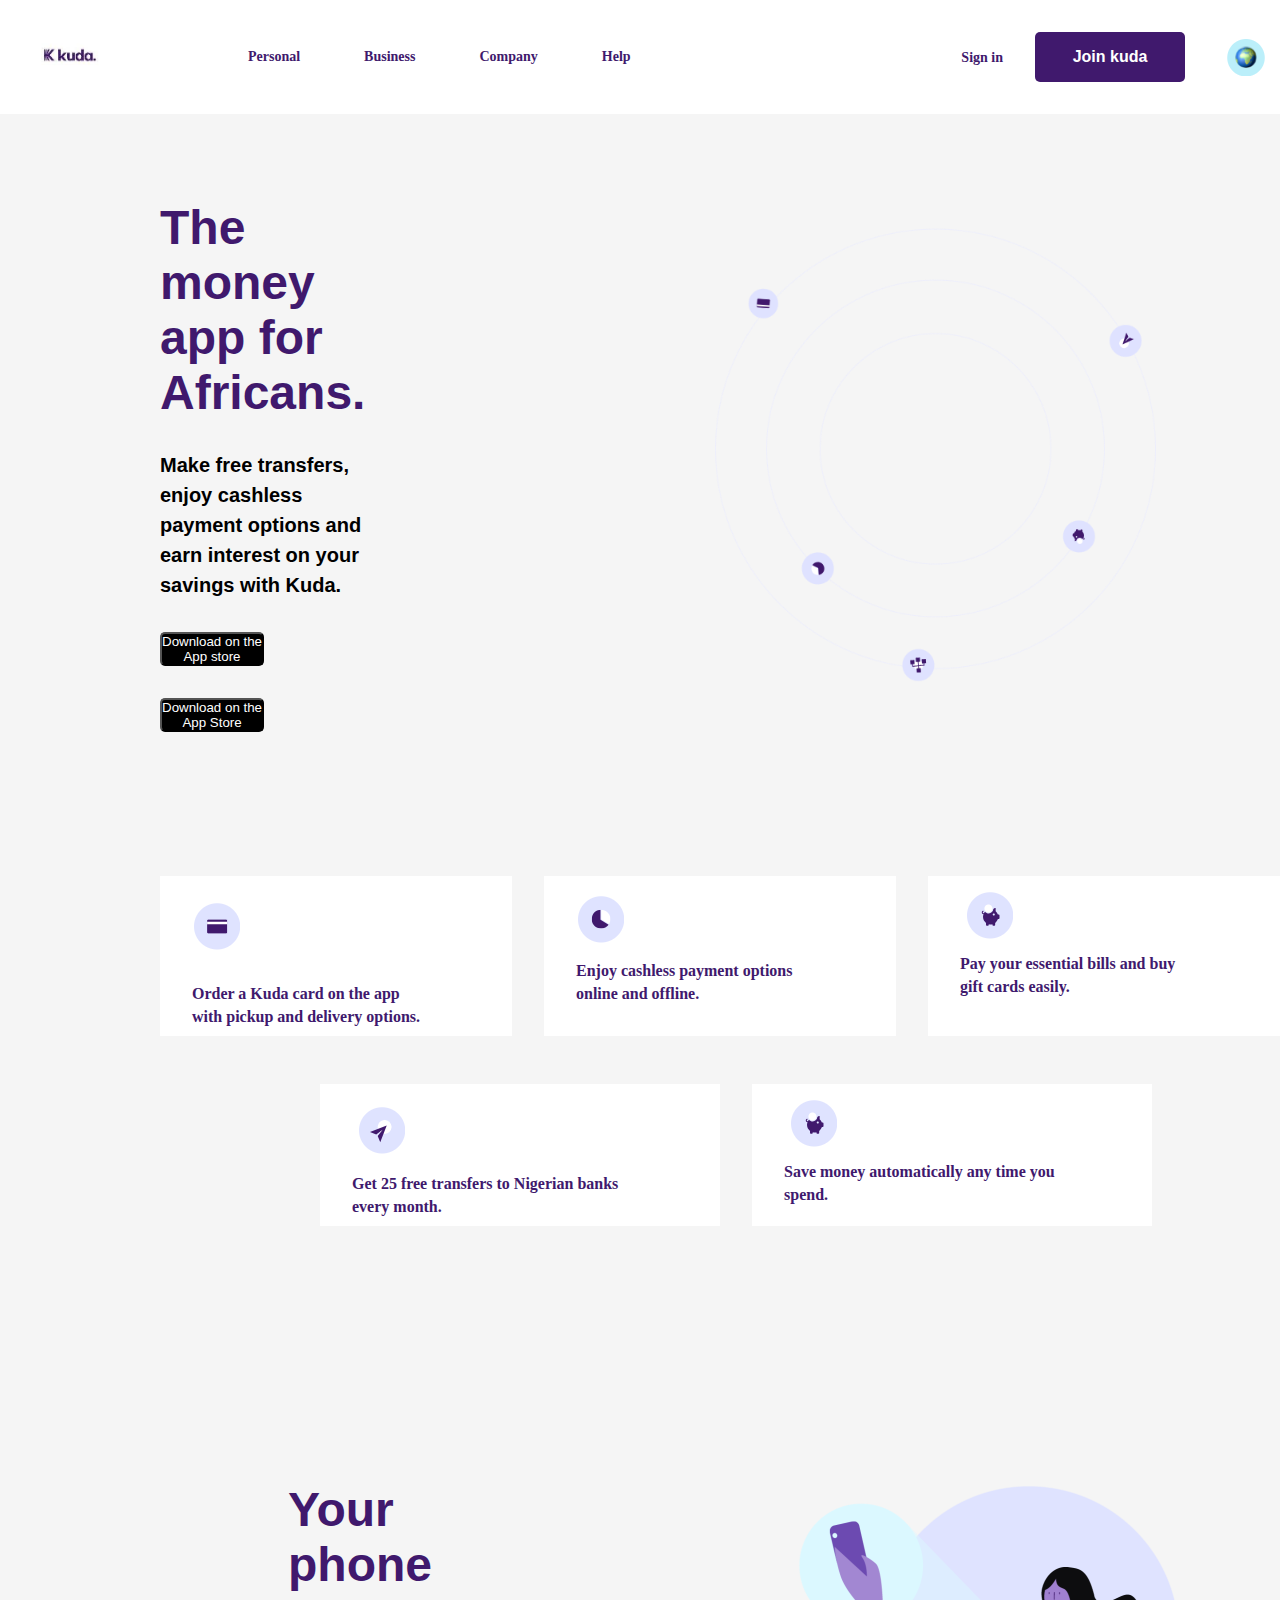
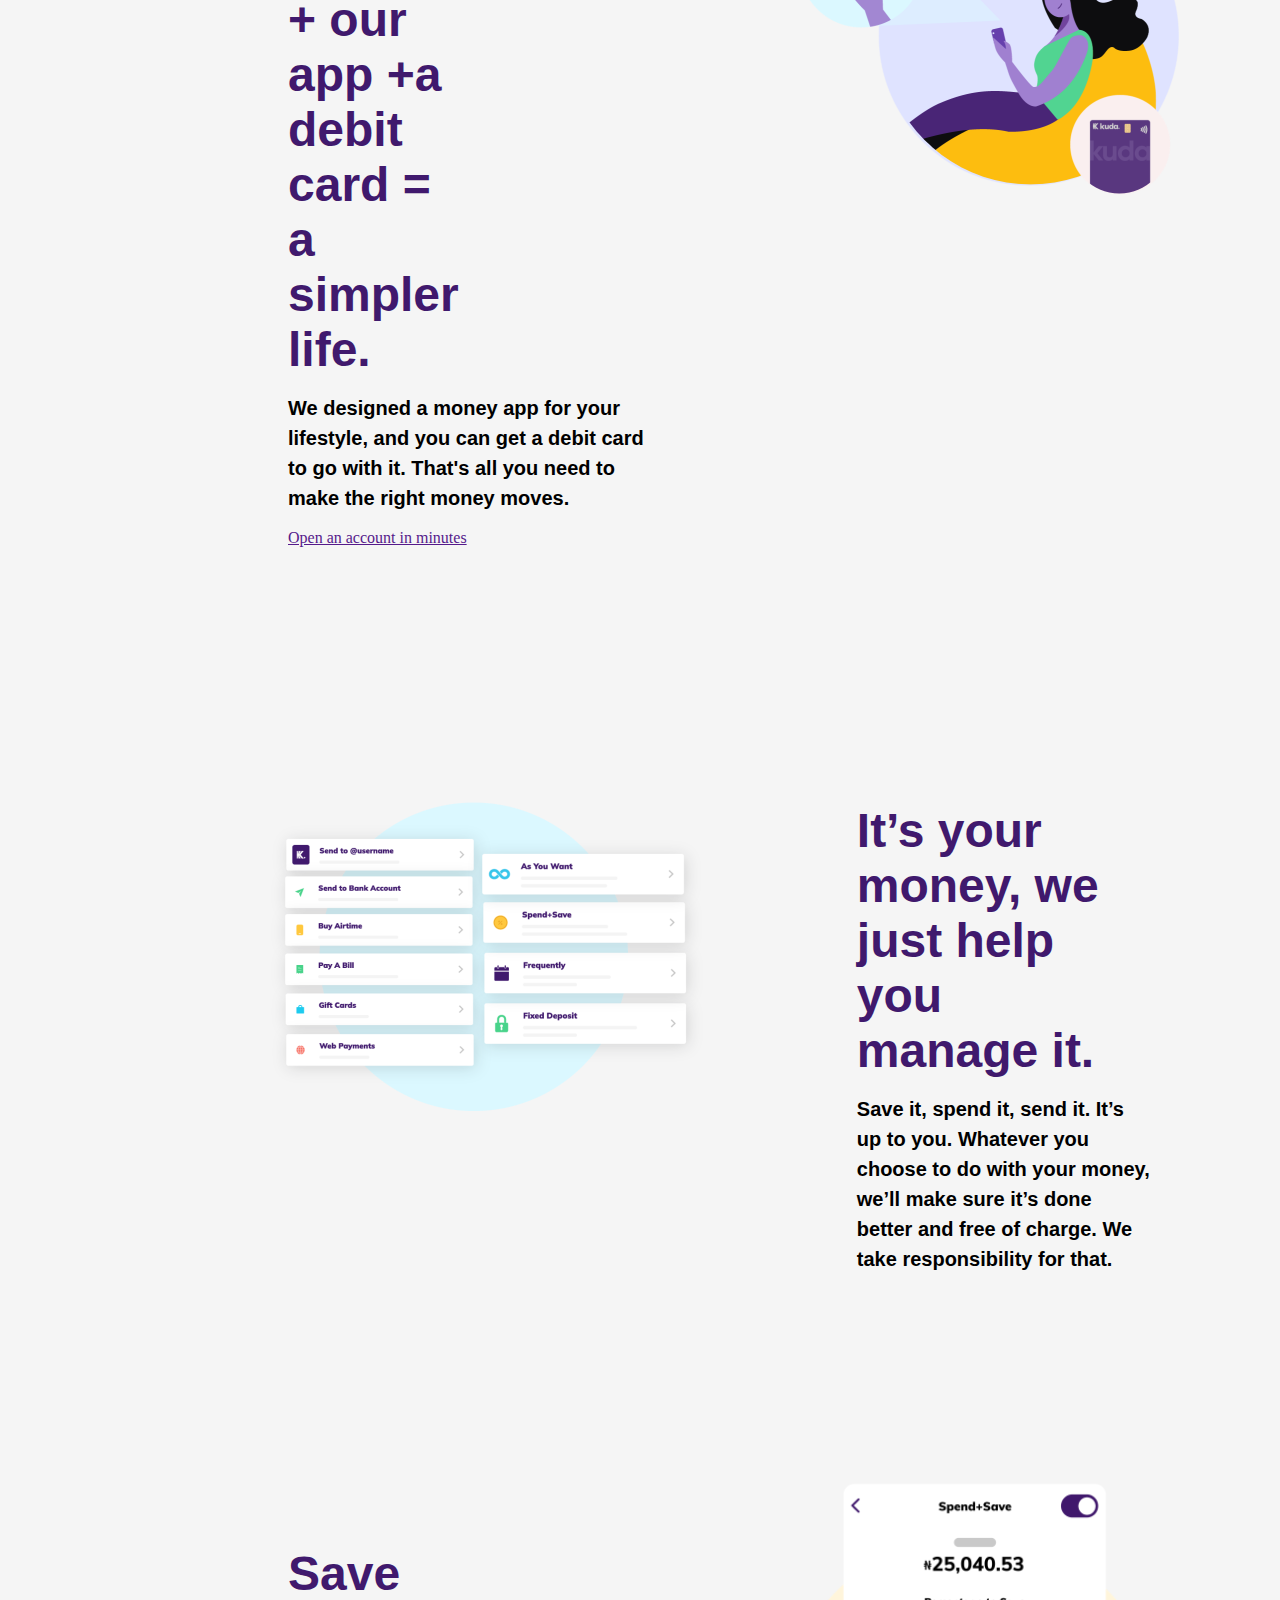
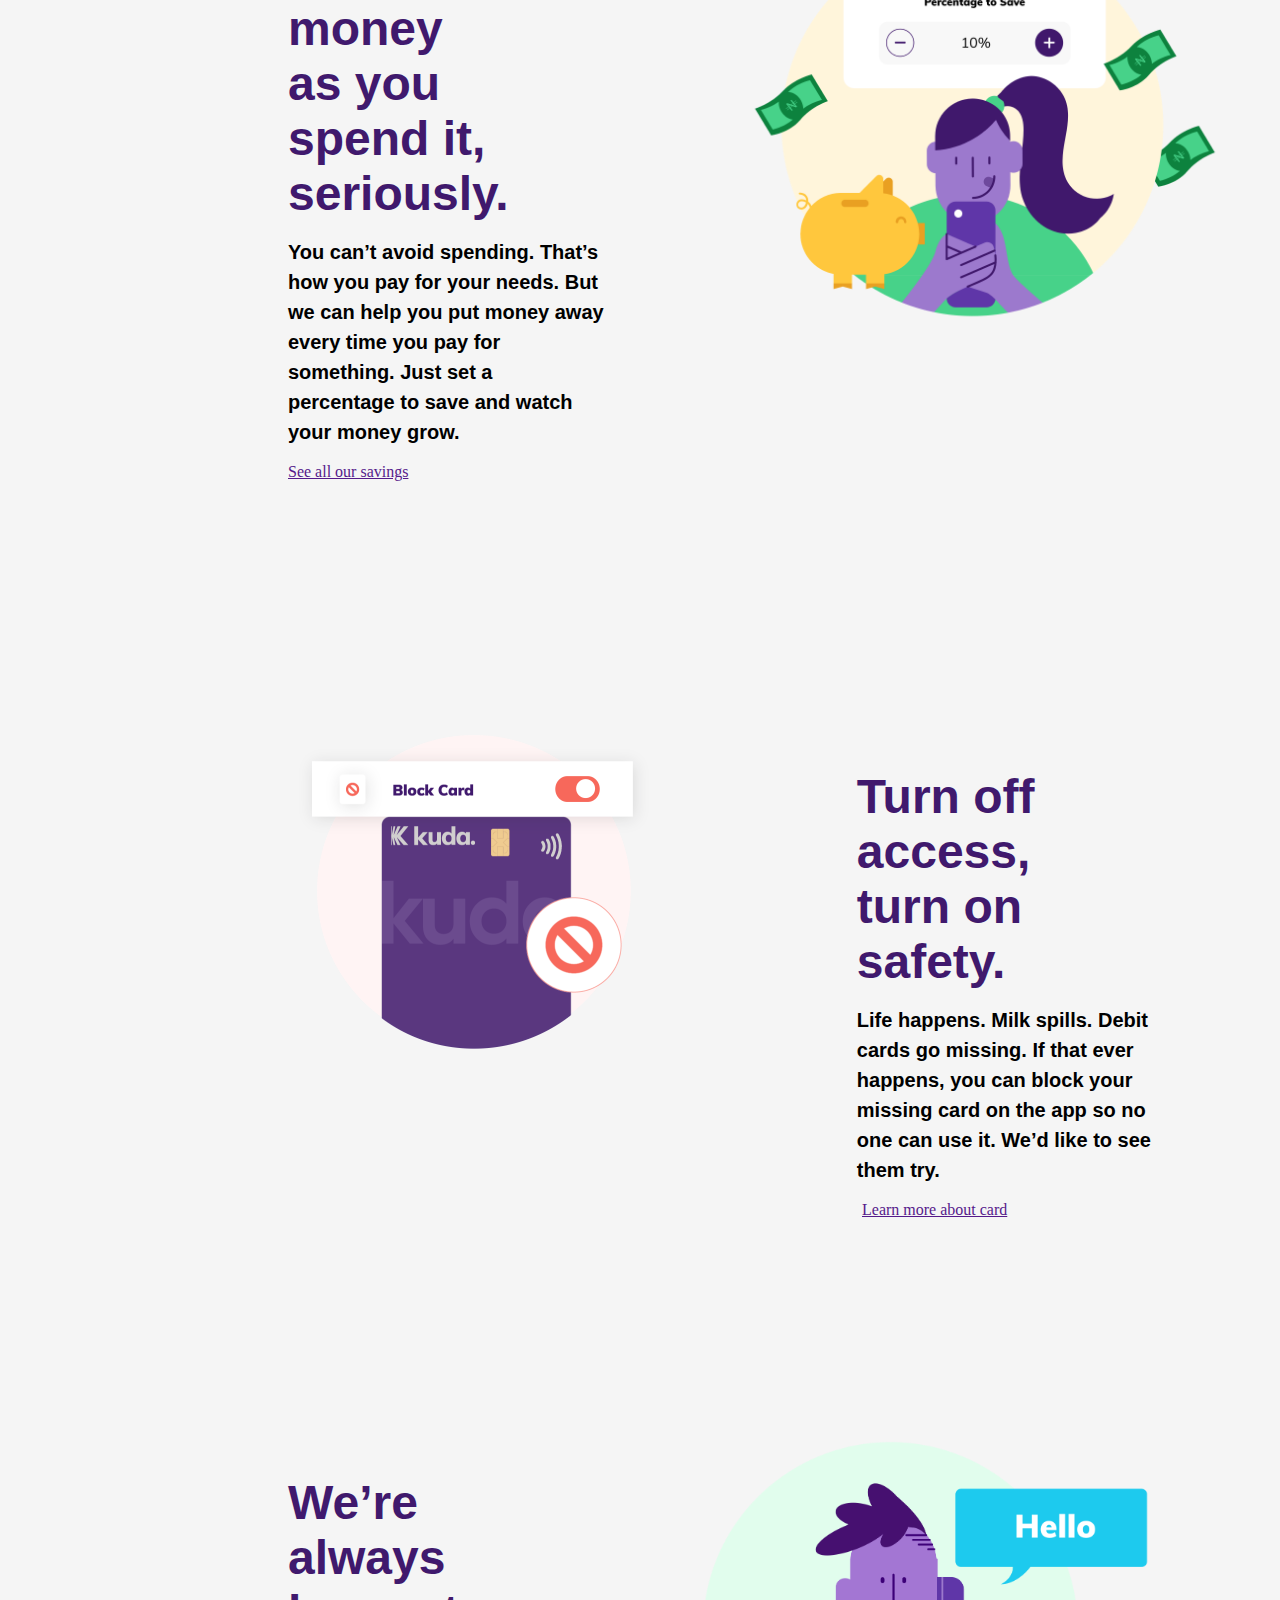
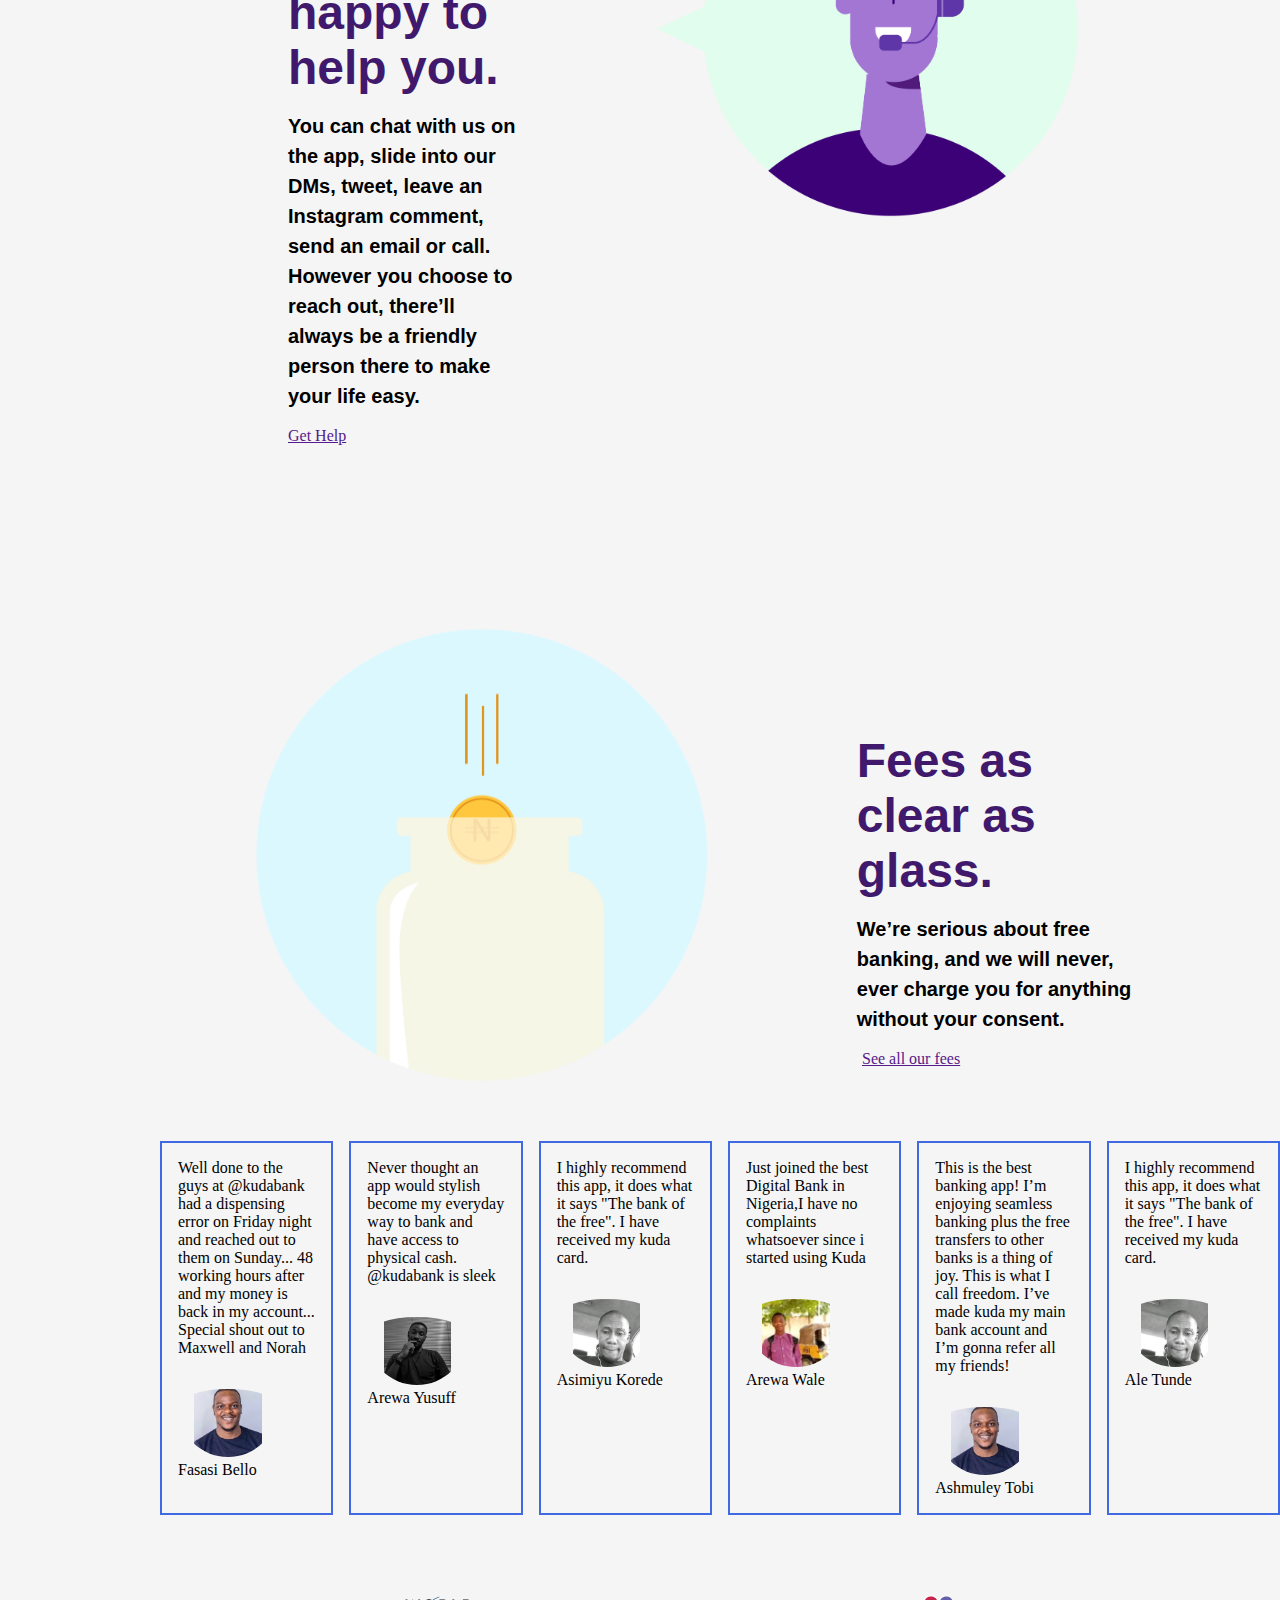
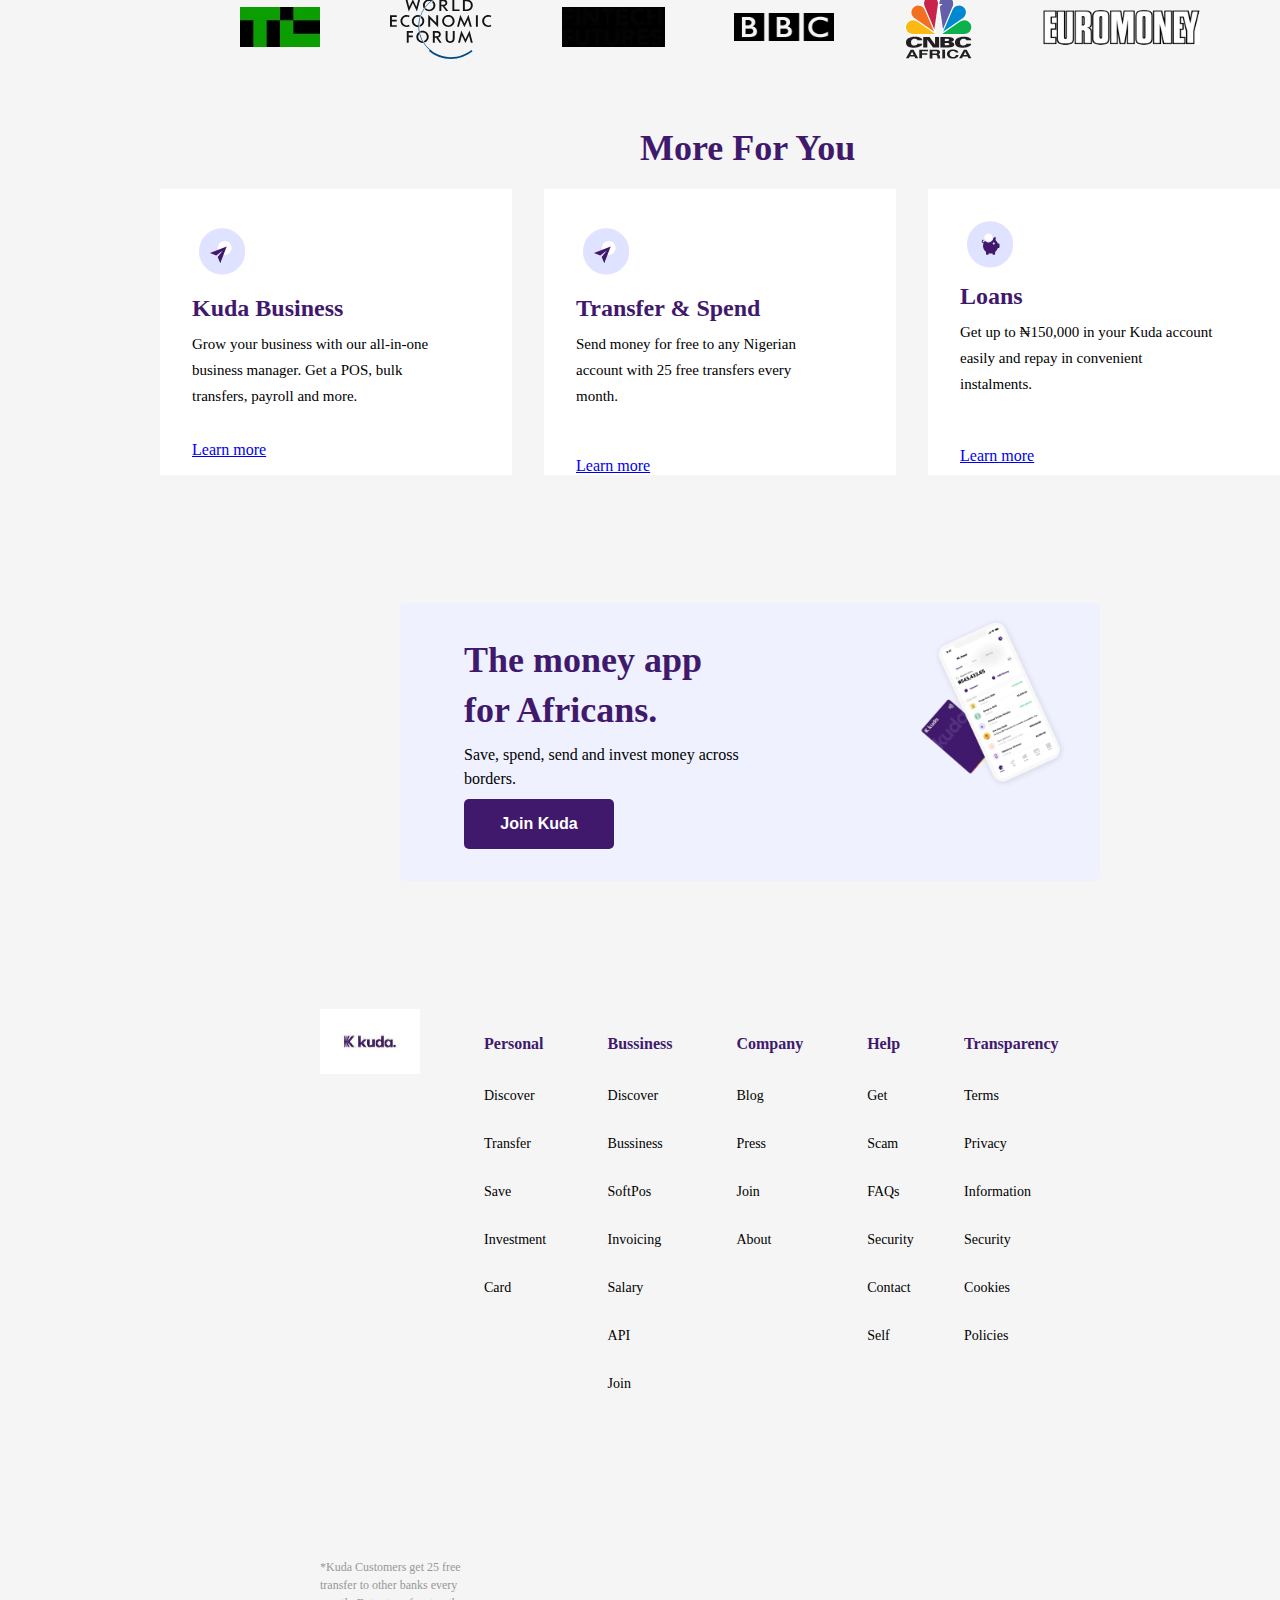
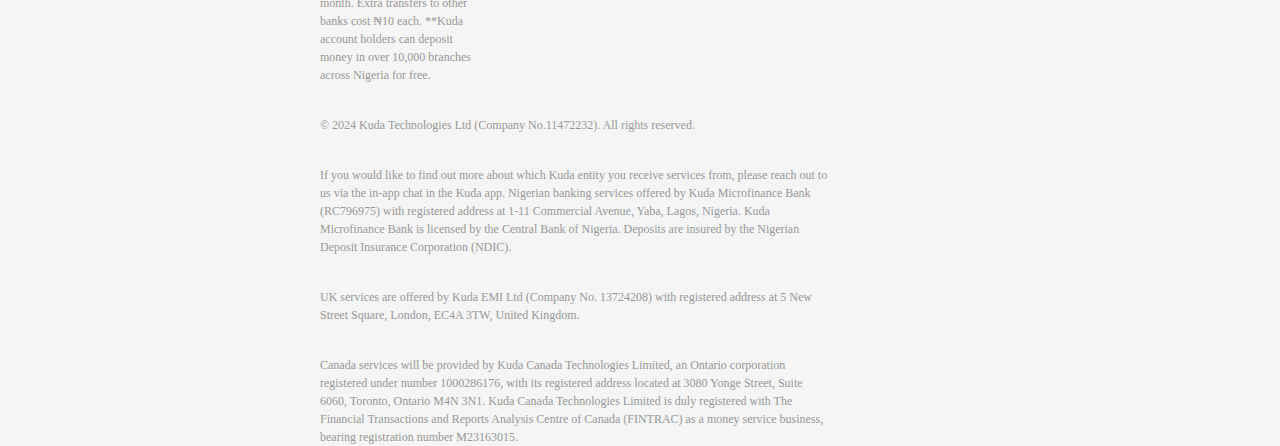
<file: index.html>
<!DOCTYPE html>
<html lang="en">
<head>
    <meta charset="UTF-8">
    <meta name="viewport" content="width=device-width, initial-scale=1.0">
    <title>Kuda</title>
    <link rel="stylesheet" href="https://cdnjs.cloudflare.com/ajax/libs/font-awesome/6.6.0/css/all.min.css" integrity="sha512-Kc323vGBEqzTmouAECnVceyQqyqdsSiqLQISBL29aUW4U/M7pSPA/gEUZQqv1cwx4OnYxTxve5UMg5GT6L4JJg==" crossorigin="anonymous" referrerpolicy="no-referrer" />
    <link rel="stylesheet" href="./Style/homepage.css">
</head>
<body>
    <div class="header">
        <div class="header1">
            <div>
                <img src="../Image/kudalogo.jpg" alt="" class="imglogo">
            </div>
            <div class="headp1">
                <li class="p1">Personal <i class="fa-solid fa-caret-down"></i>
                    <ul class="hoverfirstli">
                        <div class="shank">
                            <div>
                                <a href="" class="subp1">Discover</a>
                                <a href="./Pages/spend.html" class="subp1">Transfer</a>
                                <a href="./Pages/save.html" class="subp1">Save</a>
                                <a href="" class="subp1">Investment</a>
                                <a href="" class="subp1">Card</a>
                            </div>
                            <div>
                                <p class="special">PAYMENT</p>
                                <a href="" class="subp1">Electricity</a>
                                <a href="" class="subp1">Airtime</a>
                                <a href="" class="subp1">Internet</a>
                                <a href="" class="subp1">Gift Card</a>
                                <a href="" class="subp1">Cardless</a>
                                <a href="" class="subp1">TV</a>
                                <a href="" class="subp1">Betting</a>
                                <a href="" class="subp1">Transport</a>
                                <p class="special">CREDIT</p>
                                <a href="" class="subp1">Overdrafts</a>
                                <a href="" class="subp1">Salary</a>
                                <a href="" class="subp1">Loans</a>
                            </div>
                        </div>
                    </ul>
                </li>
                <li class="p1">Business <i class="fa-solid fa-caret-down"></i>
                <ul class="hoversecondli">
                    <div class="samson">
                        <div>
                            <a href="" class="subp1">Discover</a>
                            <a href="" class="subp1">Business</a>
                            <a href="" class="subp1">SoftPos</a>
                            <a href="" class="subp1">Cashback</a>
                            <a href="" class="subp1">POS</a> 
                            <a href="" class="subp1">Invoicing</a>
                            <a href="" class="subp1">Salary</a>
                            <a href="" class="subp1">Business</a>
                            <a href="" class="subp1">Payroll</a>
                            <a href="" class="subp1">Sub</a> 
                            <a href="" class="subp1">Virtual</a> 
                        </div>
                        <div>
                            <p class="special">PAYMENT</p>
                            <a href="" class="subp1">Send</a>
                            <a href="" class="subp1">TV</a>
                            <a href="" class="subp1">Airtime</a>
                            <a href="" class="subp1">Electricity</a>
                            <a href="" class="subp1">Bill</a>
                        </div>
                    </div>
                </ul>
            </li>
                <li class="p1">Company <i class="fa-solid fa-caret-down"></i>
                <ul class="hoverthirdli">
                    <div class="bola">
                        <a href="" class="subp1">Blog</a>
                        <a href="" class="subp1">Press</a>
                        <a href="./Pages/career.html" class="subp1">Join</a>
                        <a href="./Pages/about.html" class="subp1">About</a>
                    </div>
                </ul>
                </li>
                <li class="p1">Help <i class="fa-solid fa-caret-down"></i>
                <ul class="hoverfourthli">
                    <div class="bolasam">
                        <a href="" class="subp1">Gethelp</a>
                        <a href="" class="subp1">Scam</a>
                        <a href="" class="subp1">FAQs</a>
                        <a href="" class="subp1">Security</a>
                        <a href="" class="subp1">Contact</a>
                        <a href="" class="subp1">Self</a>
                    </div>
                </ul>
                </li>
            </div>
        </div>
        <div class="headp2">
            <a href="" class="p1">Sign in</a>
            <button class="btn-joinkuda">Join kuda</button>
            <div class="imgglobal">
                <img src="./Image/global.png" alt="">
            </div>
        </div>
    </div>
    <div class="foot">
        <div class="foottext">
            <div class="firstheader">
                <div>
                    <p class="sendmoney">The money app for Africans.</p>
                    <p class="sub-sendmoney">Make free transfers, enjoy cashless payment options and earn interest on your savings with Kuda.</p>
                    <button>
                        <section class="apple">
                            <p class="appleword">Download on the <br class="button1">App store</p>
                        </section>
                    </button>
                    <button>
                        <section class="play">
                        <p>Download on the <br class="button1">App Store</p>
                        </section>
                    </button>
                </div>    
                <div>
                    <img src="./Image/circle.png" alt="" class="firstheader-img">  
                </div>
            </div>
            <div class="headpaydiv">
                <div class="order-div">
                    <img src="./Image/order.png" alt="" class="img-order">
                    <p class="p-order">Order a Kuda card on the app with pickup and delivery options.</p> 
                </div>
                <div class="enjoy-div">
                    <img src="./Image/enjoy.png" alt="" class="img-enjoy">
                    <p class="p-enjoy">Enjoy cashless payment options online and offline.</p>
                </div>
                <div class="pay-div">
                    <img src="./Image/pay.png" alt="" class="img-pay">
                    <p class="p-pay">Pay your essential bills and buy gift cards easily.</p>
                </div>
            </div>
            <div class="headsavediv">
                <div class="get-div">
                    <img src="./Image/get.png" alt=""
                    class="img-get">
                    <p class="p-get">Get 25 free transfers to Nigerian banks every month.</p>
                </div>
                <div class="save-div">
                    <img src="./Image/pay.png" alt="" class="img-save">
                    <p class="p-save">Save money automatically any time you spend.</p>
                </div>
            </div>
            <div class="secondheader">
                <div>
                    <p class="yourphone">Your phone + our app +a debit card = a simpler life.</p>
                    <p class="sub-yourphone">We designed a money app for your lifestyle, and you can get a debit card to go with it. That's all you need to make the right money moves.</p>
                    <a href="" class="a-2">Open an account in minutes</a>
                    <i class="fa-solid fa-chevron-right"></i>
                </div>
                <div>
                    <img src="./Image/womanpressingphone.png" alt="" class="img-woman">
                </div>
            </div>
            <div class="thirdheader">
                <div>
                    <img src="./Image/imagetransistion.png" alt="" class="img-trans">
                </div>
                <div>
                    <p class="p-yourmoney">It’s your money, we just help you manage it.</p>
                    <p class="sub-yourmoney">Save it, spend it, send it. It’s up to you. Whatever you choose to do with your money, we’ll make sure it’s done better and free of charge. We take responsibility for that.</p>
                </div>
            </div>
            <div class="fourthheader">
                <div>
                    <p class="saveandspend">Save money as you spend it, seriously.</p>
                    <p class="sub-saveandspend">You can’t avoid spending. That’s how you pay for your needs. But we can help you put money away every time you pay for something. Just set a percentage to save and watch your money grow.</p>
                    <a href="" class="a-2">See all our savings</a>
                    <i class="fa-solid fa-chevron-right"></i>
                </div>
                <div>
                    <img src="./Image/spendandsave.png" alt="" class="img-saveandspend">
                </div>
            </div>
            <div class="fifthheader">
                <div>
                    <img src="./Image/blockcard.png" alt="" class="img-blockcard">
                </div>
                <div>
                    <p class="p-blockcard">Turn off access, turn on safety.</p>
                    <p class="sub-blockcard">Life happens. Milk spills. Debit cards go missing. If that ever happens, you can block your missing card on the app so no one can use it. We’d like to see them try.</p>
                    <a href="" class="a-5">Learn more about card</a>
                    <i class="fa-solid fa-chevron-right"></i>
                </div>
            </div>
            <div class="sixthheader">
                <div>
                    <p class="happy">We’re always happy to help you.</p>
                    <p class="sub-happy">You can chat with us on the app, slide into our DMs, tweet, leave an Instagram comment, send an email or call. However you choose to reach out, there’ll always be a friendly person there to make your life easy.</p>
                    <a href="" class="a-2">Get Help</a>
                    <i class="fa-solid fa-chevron-right"></i>
                </div>
                <div>
                    <img src="./Image/hello.png" alt="" class="img-happy">
                </div>
            </div>
            <div class="seventhheader">
                <div>
                    <img src="./Image/naira.png" alt="" class="img-naira">
                </div>
                <div>
                    <p class="p-fee">Fees as clear as glass.</p>
                    <p class="sub-fee">We’re serious about free banking, and we will never, ever charge you for anything without your consent.</p>
                    <a href="" class="a-5">See all our fees</a>
                    <i class="fa-solid fa-chevron-right"></i>
                </div>
            </div>
            <div class="allmarque">
                <div class="marque">
                    <p>Well done to the guys at @kudabank had a dispensing error on Friday night and reached out to them on Sunday... 48 working hours after and my money is back in my account... Special shout out to Maxwell and Norah</p>
                    <div>
                        <img src="./Image/marquee1.png" alt="" class="img-marque1">
                        <p>Fasasi Bello</p>
                    </div>
                </div>
                <div class="marque">
                    <p>Never thought an app would stylish become my everyday way to bank and have access to physical cash.
                    @kudabank is sleek</p>
                    <img src="./Image/marquee2.png" alt="" class="img-marque1">
                    <p>Arewa Yusuff</p>
                </div>
                <div class="marque">
                    <p>I highly recommend this app, it does what it says "The bank of the free". I have received my kuda card.</p>
                    <img src="./Image/marquee3.png" alt="" class="img-marque1">
                    <p>Asimiyu Korede</p>
                </div>
                <div class="marque">
                    <p>Just joined the best Digital Bank in Nigeria,I have no complaints whatsoever since i started using Kuda</p>
                    <img src="./Image/marquee4.png" alt="" class="img-marque1">
                    <p>Arewa Wale</p>
                </div>
                <div class="marque">
                    <p>This is the best banking app! I’m enjoying seamless banking plus the free transfers to other banks is a thing of joy. This is what I call freedom. I’ve made kuda my main bank account and I’m gonna refer all my friends!</p>
                    <img src="./Image/marquee1.png" alt="" class="img-marque1">
                    <p>Ashmuley Tobi</p>
                </div>
                <div class="marque">
                    <p>I highly recommend this app, it does what it says "The bank of the free". I have received my kuda card.</p>
                    <img src="./Image/marquee3.png" alt="" class="img-marque1">
                    <p>Ale Tunde</p>
                </div>
            </div>
            <div class="allimg">
                <img src="./Image/tc.jpeg" alt="">
                <img src="./Image/worldeconomicforum.png" alt="">
                <img src="./Image/fintech-0a9e5796db280b81800496a6c3c23c6d.jpeg" alt="">
                <img src="./Image/bbc.png" alt="" class="bbc-img">
                <img src="./Image/cnbc.png" alt="">
                <img src="./Image/euromoney-2f7f12d4caef10de0f43b424ad5bd0a2.jpeg" alt="">
            </div>
            <p class="p-more">More For You</p>
            <div class="eightheader">
                <div class="business">
                    <img src="./Image/get.png" alt="" class="img-business">
                    <p class="p-business"> Kuda Business</p>
                    <p class="p-biz">Grow your business with our all-in-one business manager. Get a POS, bulk transfers, payroll and more.</p>
                    <div class="businessdiv">
                       <a href="#" class="air-anchor">Learn more</a>
                       <i class="fa-solid fa-chevron-right"></i>
                    </div>
                </div>
                <div class="transfer">
                    <img src="./Image/get.png" alt="" class="img-transfer">
                    <p class="p-transfer">Transfer & Spend</p>
                    <p class="p-trans">Send money for free to any Nigerian account with 25 free transfers every month.</p>
                    <a href="#" class="air-anchor">Learn more</a>
                    <i class="fa-solid fa-chevron-right"></i>
                </div>
                <div class="loan">
                    <img src="./Image/pay.png" alt="" class="img-loan">
                    <p class="p-loan">Loans</p>
                    <p class="p-loans">Get up to ₦150,000 in your Kuda account easily and repay in convenient instalments.</p>
                    <a href="#" class="air-anchor">Learn more</a>
                    <i class="fa-solid fa-chevron-right"></i>
                </div>
            </div>
            <div class="newdevelopment">
                <div class="subnewdevelopment">
                    <div>
                        <p class="dmoneyapp">The money app for Africans.</p>
                        <p class="sub-dmoneyapp">Save, spend, send and invest money across borders.</p>
                        <button class="subbtn2-joinkuda">Join Kuda</button>
                    </div>
                    <div>
                        <img src="../Image/imagecircle.png" alt="" class="img-newdevelopment">
                    </div>
                </div>
            </div>
            <div class="footer">
                <div class="subfooter">
                    <div class="footer-div">
                        <div>
                            <img src="../Image/kudalogo.jpg" alt="" class="img-footer">
                        </div>
                        <li class="sub-footer">Personal
                            <ul class="underpersonal">
                            <li class="footerli">Discover</li>
                            <li class="footerli">Transfer</li>
                            <li class="footerli">Save</li>
                            <li class="footerli">Investment</li>
                            <li class="footerli">Card</li>
                        </ul></li>
                        <li class="sub-footer">Bussiness
                            <ul class="underpersonal">
                                <li class="footerli">Discover</li>
                                <li class="footerli">Bussiness</li>
                                <li class="footerli">SoftPos</li>
                                <li class="footerli">Invoicing</li>
                                <li class="footerli">Salary</li>
                                <li class="footerli">API</li>
                                <li class="footerli">Join</li>
                            </ul>
                        </li>
                        <li class="sub-footer">Company
                            <ul class="underpersonal">
                                <li class="footerli">Blog</li>
                                <li class="footerli">Press</li>
                                <li class="footerli">Join</li>
                                <li class="footerli">About</li>
                            </ul>
                        </li>
                        <li class="sub-footer">Help
                            <ul class="underpersonal">
                                <li class="footerli">Get</li>
                                <li class="footerli">Scam</li>
                                <li class="footerli">FAQs</li>
                                <li class="footerli">Security</li>
                                <li class="footerli">Contact</li>
                                <li class="footerli">Self</li>
                            </ul>
                        </li>
                        <li class="sub-footer">Transparency
                            <ul class="underpersonal">
                                <li class="footerli">Terms</li>
                                <li class="footerli">Privacy</li>
                                <li class="footerli">Information</li>
                                <li class="footerli">Security</li>
                                <li class="footerli">Cookies</li>
                                <li class="footerli">Policies</li>
                            </ul>
                        </li>
                    </div>
                </div>
            </div>
            <p class="p-footer">*Kuda Customers get 25 free transfer to other banks every month. Extra transfers to other banks cost ₦10 each.
            **Kuda account holders can deposit money in over 10,000 branches across Nigeria for free.</p>
            <p class="p-footers">© 2024 Kuda Technologies Ltd (Company No.11472232). All rights reserved.</p>
            <p class="p-footers">If you would like to find out more about which Kuda entity you receive services from, please reach out to us via the in-app chat in the Kuda app. Nigerian banking services offered by Kuda Microfinance Bank (RC796975) with registered address at 1-11 Commercial Avenue, Yaba, Lagos, Nigeria. Kuda Microfinance Bank is licensed by the Central Bank of Nigeria. Deposits are insured by the Nigerian Deposit Insurance Corporation (NDIC).</p>
            <p class="p-footers">UK services are offered by Kuda EMI Ltd (Company No. 13724208) with registered address at 5 New Street Square, London, EC4A 3TW, United Kingdom.</p>
            <p class="p-footers">Canada services will be provided by Kuda Canada Technologies Limited, an Ontario corporation registered under number 1000286176, with its registered address located at 3080 Yonge Street, Suite 6060, Toronto, Ontario M4N 3N1. Kuda Canada Technologies Limited is duly registered with The Financial Transactions and Reports Analysis Centre of Canada (FINTRAC) as a money service business, bearing registration number M23163015.</p>
        
        </div>
    </div>
</body>
</html>
</file>
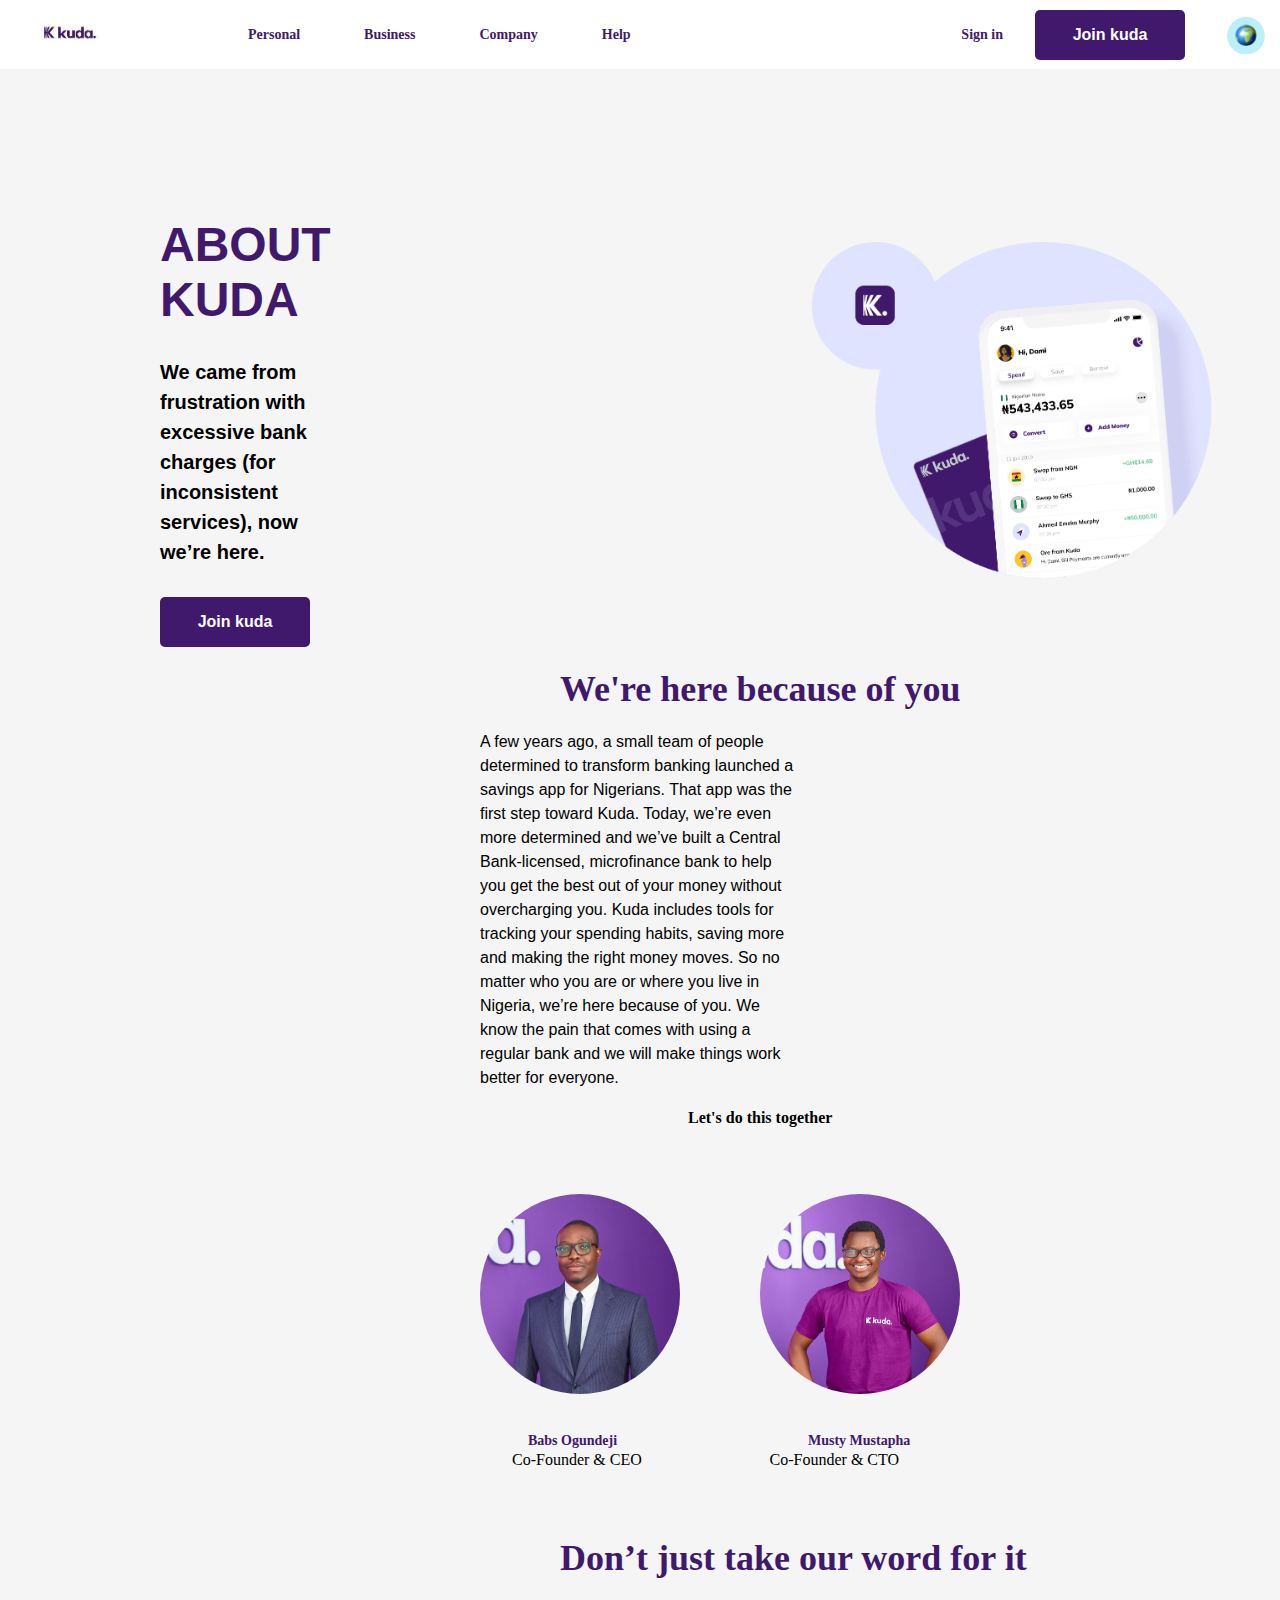
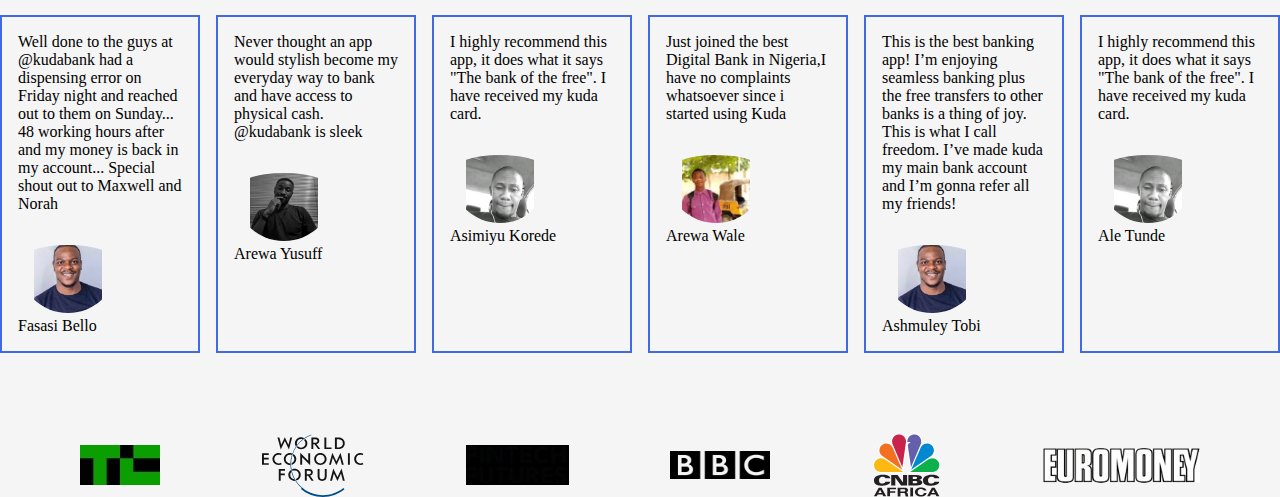
<file: Pages/about.html>
<!DOCTYPE html>
<html lang="en">
<head>
    <meta charset="UTF-8">
    <meta name="viewport" content="width=device-width, initial-scale=1.0">
    <title>About</title>
    <link rel="stylesheet" href="https://cdnjs.cloudflare.com/ajax/libs/font-awesome/6.6.0/css/all.min.css" integrity="sha512-Kc323vGBEqzTmouAECnVceyQqyqdsSiqLQISBL29aUW4U/M7pSPA/gEUZQqv1cwx4OnYxTxve5UMg5GT6L4JJg==" crossorigin="anonymous" referrerpolicy="no-referrer" />
    <link rel="stylesheet" href="../Style/about.css">
</head>
<body>
    <div class="header">
        <div class="header1">
            <div>
                <img src="../Image/kudalogo.jpg" alt="" class="imglogo">
            </div>
            <div class="headp1">
                <li class="p1">Personal <i class="fa-solid fa-caret-down"></i>
                    <ul class="hoverfirstli">
                        <div class="shank">
                            <div>
                                <a href="" class="subp1">Discover</a>
                                <a href="" class="subp1">Transfer</a>
                                <a href="" class="subp1">Save</a>
                                <a href="" class="subp1">Investment</a>
                                <a href="" class="subp1">Card</a>
                            </div>
                            <div>
                                <p class="special">PAYMENT</p>
                                <a href="" class="subp1">Electricity</a>
                                <a href="" class="subp1">Airtime</a>
                                <a href="" class="subp1">Internet</a>
                                <a href="" class="subp1">Gift Card</a>
                                <a href="" class="subp1">Cardless</a>
                                <a href="" class="subp1">TV</a>
                                <a href="" class="subp1">Betting</a>
                                <a href="" class="subp1">Transport</a>
                                <p class="special">CREDIT</p>
                                <a href="" class="subp1">Overdrafts</a>
                                <a href="" class="subp1">Salary</a>
                                <a href="" class="subp1">Loans</a>
                            </div>
                        </div>
                    </ul>
                </li>
                <li class="p1">Business <i class="fa-solid fa-caret-down"></i>
                <ul class="hoversecondli">
                    <div class="samson">
                        <div>
                            <a href="" class="subp1">Discover</a>
                            <a href="" class="subp1">Business</a>
                            <a href="" class="subp1">SoftPos</a>
                            <a href="" class="subp1">Cashback</a>
                            <a href="" class="subp1">POS</a> 
                            <a href="" class="subp1">Invoicing</a>
                            <a href="" class="subp1">Salary</a>
                            <a href="" class="subp1">Business</a>
                            <a href="" class="subp1">Payroll</a>
                            <a href="" class="subp1">Sub</a> 
                            <a href="" class="subp1">Virtual</a> 
                        </div>
                        <div>
                            <p class="special">PAYMENT</p>
                            <a href="" class="subp1">Send</a>
                            <a href="" class="subp1">TV</a>
                            <a href="" class="subp1">Airtime</a>
                            <a href="" class="subp1">Electricity</a>
                            <a href="" class="subp1">Bill</a>
                        </div>
                    </div>
                </ul>
            </li>
                <li class="p1">Company <i class="fa-solid fa-caret-down"></i>
                <ul class="hoverthirdli">
                    <div class="bola">
                        <a href="" class="subp1">Blog</a>
                        <a href="" class="subp1">Press</a>
                        <a href="" class="subp1">Join</a>
                        <a href="" class="subp1">About</a>
                    </div>
                </ul>
                </li>
                <li class="p1">Help <i class="fa-solid fa-caret-down"></i>
                <ul class="hoverfourthli">
                    <div class="bolasam">
                        <a href="" class="subp1">Gethelp</a>
                        <a href="" class="subp1">Scam</a>
                        <a href="" class="subp1">FAQs</a>
                        <a href="" class="subp1">Security</a>
                        <a href="" class="subp1">Contact</a>
                        <a href="" class="subp1">Self</a>
                    </div>
                </ul>
                </li>
            </div>
        </div>
        <div class="headp2">
            <a href="" class="p1">Sign in</a>
            <button class="btn-joinkuda">Join kuda</button>
            <div class="imgglobal">
                <img src="../Image/global.png" alt="">
            </div>
        </div>
    </div>
    <div class="foot">
        <div class="foottext">
            <div class="firstheader">
                <div>
                    <p class="abtkuda">ABOUT KUDA</p>
                    <p class="sub-abtkuda">We came from frustration with excessive bank charges (for inconsistent services), now we’re here.</p>
                    <button class="sub-btnkuda">Join kuda</button>
                </div>    
                <div>
                    <img src="../Image/About.png" alt="" class="firstheader-img">  
                </div>
            </div>
            <p class="psub-secondheader1">We're here because of you</p>
            <p class="psub-secondheader2">A few years ago, a small team of people determined to transform banking launched a savings app for Nigerians. That app was the first step toward Kuda. 

            Today, we’re even more determined and we’ve built a Central Bank-licensed, microfinance bank to help you get the best out of your money without overcharging you.</span>
                
            Kuda includes tools for tracking your spending habits, saving more and making the right money moves.
                
            So no matter who you are or where you live in Nigeria, we’re here because of you. We know the pain that comes with using a regular bank and we will make things work better for everyone.</p>
            <p class="psub-secondheader3">Let's do this together</p>
            <div class="img-container">
                <div>
                    <img src="../Image/babs.png" alt="" class="babs-img">
                    <p class="babsp1">Babs Ogundeji</p>
                    <p class="subbabsp1">Co-Founder & CEO</p>
                </div>
                <div>
                    <img src="../Image/musty.png" alt="" class="musty-img">
                    <p class="mustyp1">Musty Mustapha</p>
                    <p class="submustyp1">Co-Founder & CTO</p>
                </div>
            </div>
            <p class="pdont">Don’t just take our word for it</p>
    </div>
    <div class="allmarque">
        <div class="marque">
            <p>Well done to the guys at @kudabank had a dispensing error on Friday night and reached out to them on Sunday... 48 working hours after and my money is back in my account... Special shout out to Maxwell and Norah</p>
            <div>
                <img src="../Image/marquee1.png" alt="" class="img-marque1">
                <p>Fasasi Bello</p>
            </div>
        </div>
        <div class="marque">
            <p>Never thought an app would stylish become my everyday way to bank and have access to physical cash.
            @kudabank is sleek</p>
            <img src="../Image/marquee2.png" alt="" class="img-marque1">
            <p>Arewa Yusuff</p>
        </div>
        <div class="marque">
            <p>I highly recommend this app, it does what it says "The bank of the free". I have received my kuda card.</p>
            <img src="../Image/marquee3.png" alt="" class="img-marque1">
            <p>Asimiyu Korede</p>
        </div>
        <div class="marque">
            <p>Just joined the best Digital Bank in Nigeria,I have no complaints whatsoever since i started using Kuda</p>
            <img src="../Image/marquee4.png" alt="" class="img-marque1">
            <p>Arewa Wale</p>
        </div>
        <div class="marque">
            <p>This is the best banking app! I’m enjoying seamless banking plus the free transfers to other banks is a thing of joy. This is what I call freedom. I’ve made kuda my main bank account and I’m gonna refer all my friends!</p>
            <img src="../Image/marquee1.png" alt="" class="img-marque1">
            <p>Ashmuley Tobi</p>
        </div>
        <div class="marque">
            <p>I highly recommend this app, it does what it says "The bank of the free". I have received my kuda card.</p>
            <img src="../Image/marquee3.png" alt="" class="img-marque1">
            <p>Ale Tunde</p>
        </div>
    </div>
    <div class="allimg">
        <img src="../Image/tc.jpeg" alt="">
        <img src="../Image/worldeconomicforum.png" alt="">
        <img src="../Image/fintech-0a9e5796db280b81800496a6c3c23c6d.jpeg" alt="">
        <img src="../Image/bbc.png" alt="" class="bbc-img">
        <img src="../Image/cnbc.png" alt="">
        <img src="../Image/euromoney-2f7f12d4caef10de0f43b424ad5bd0a2.jpeg" alt="">
    </div>
</div>  
</body>
</html>
</file>
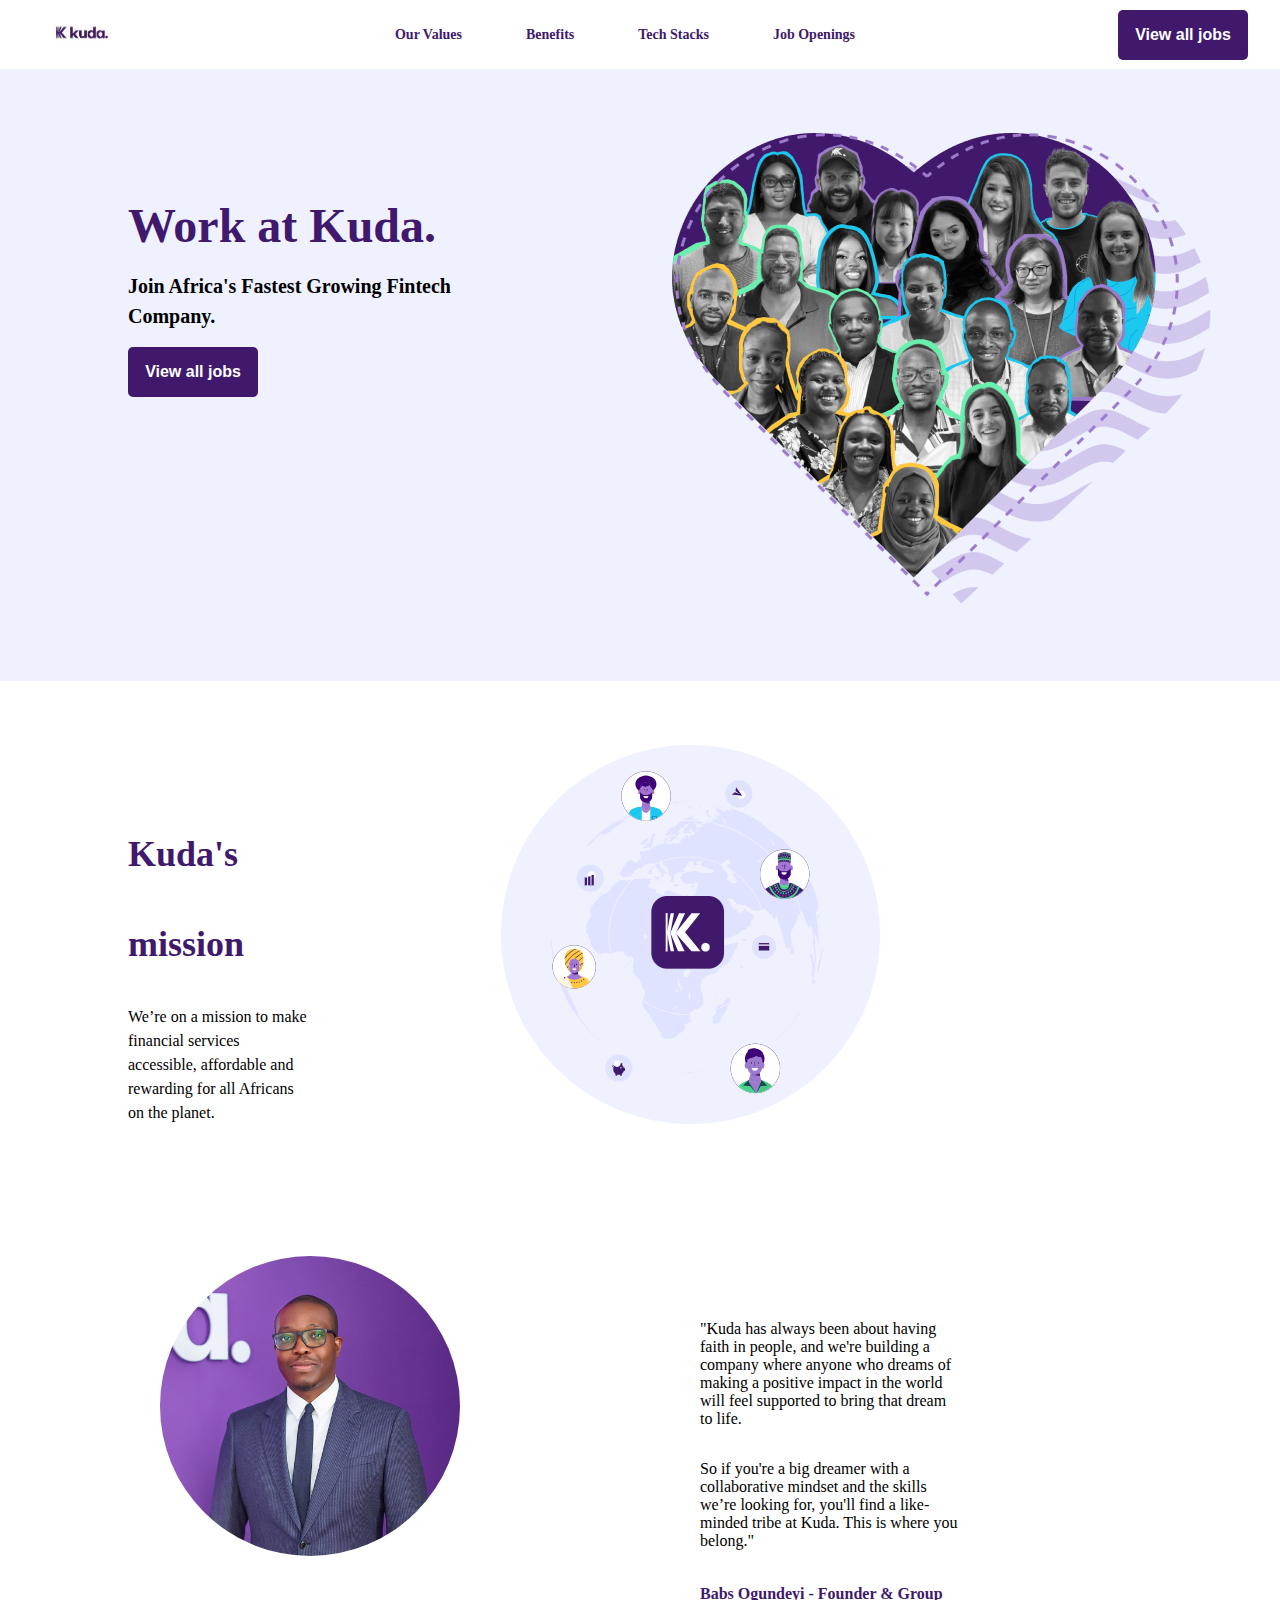
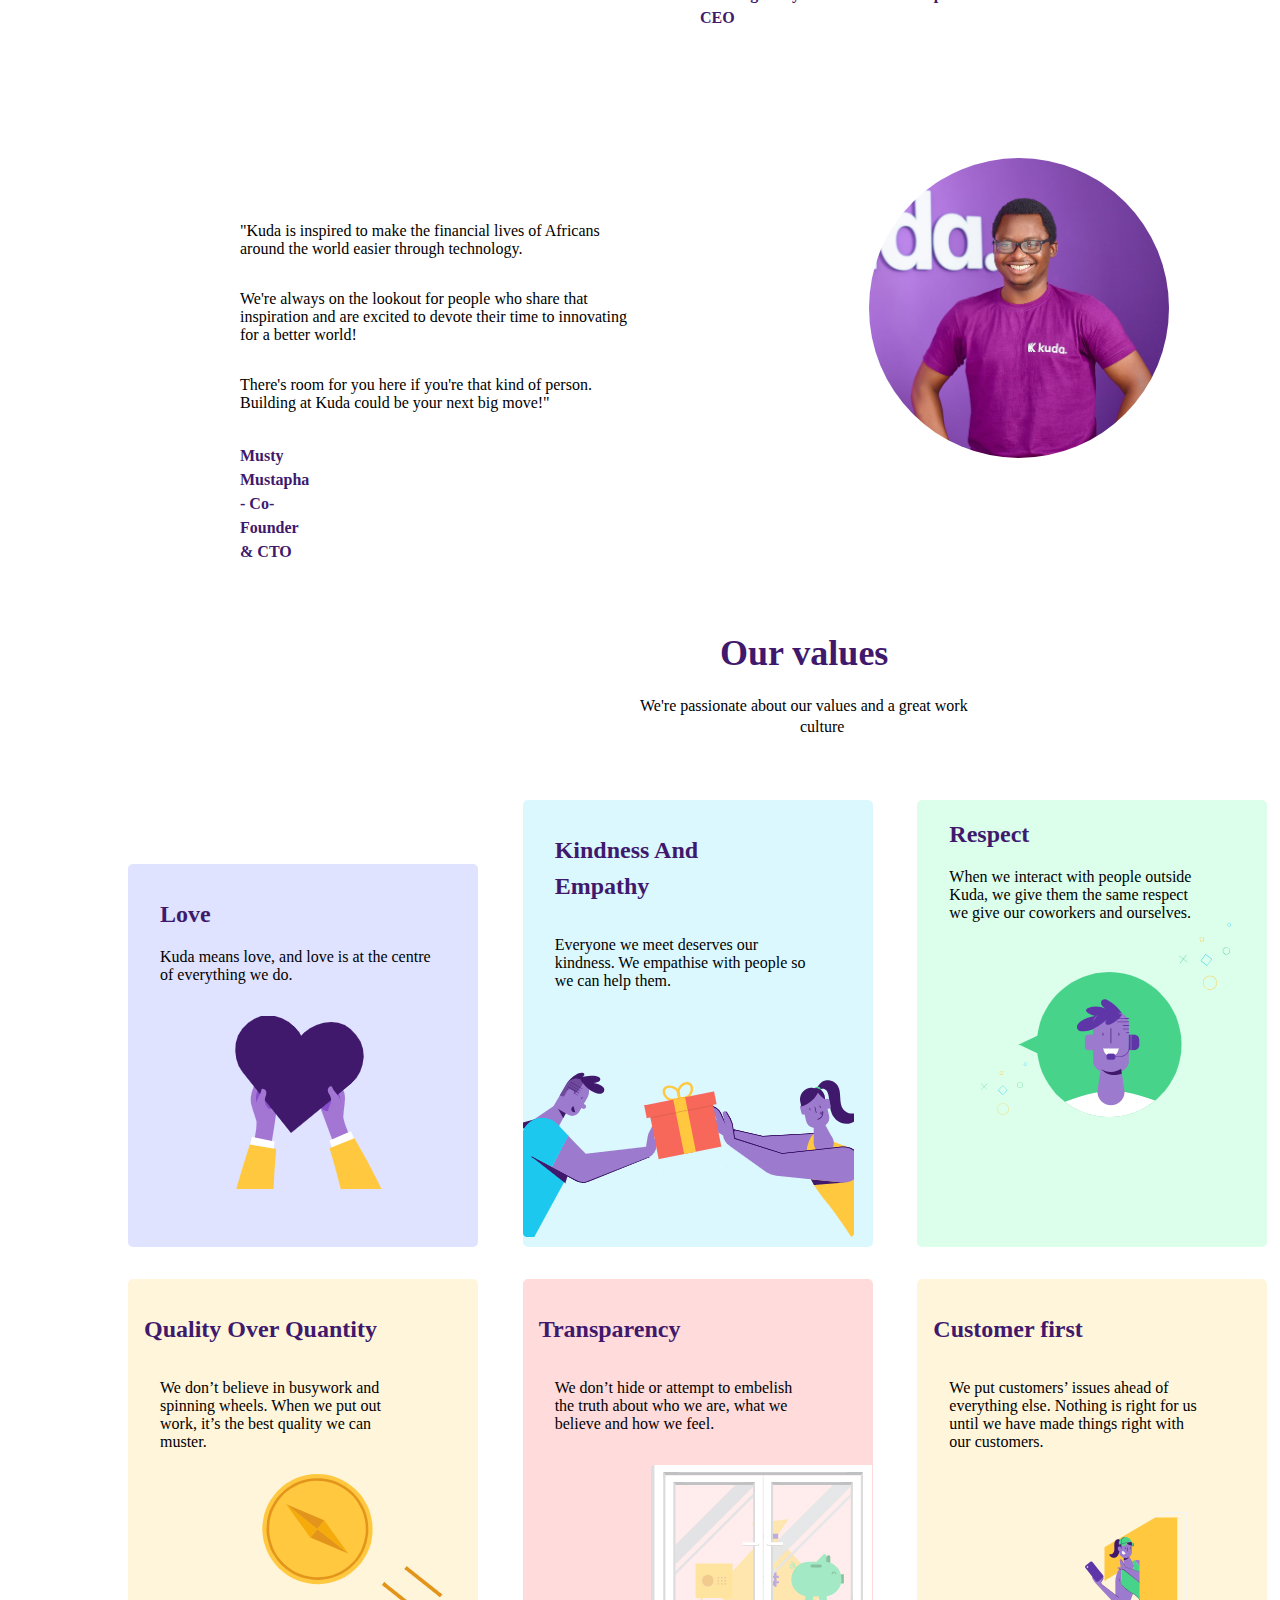
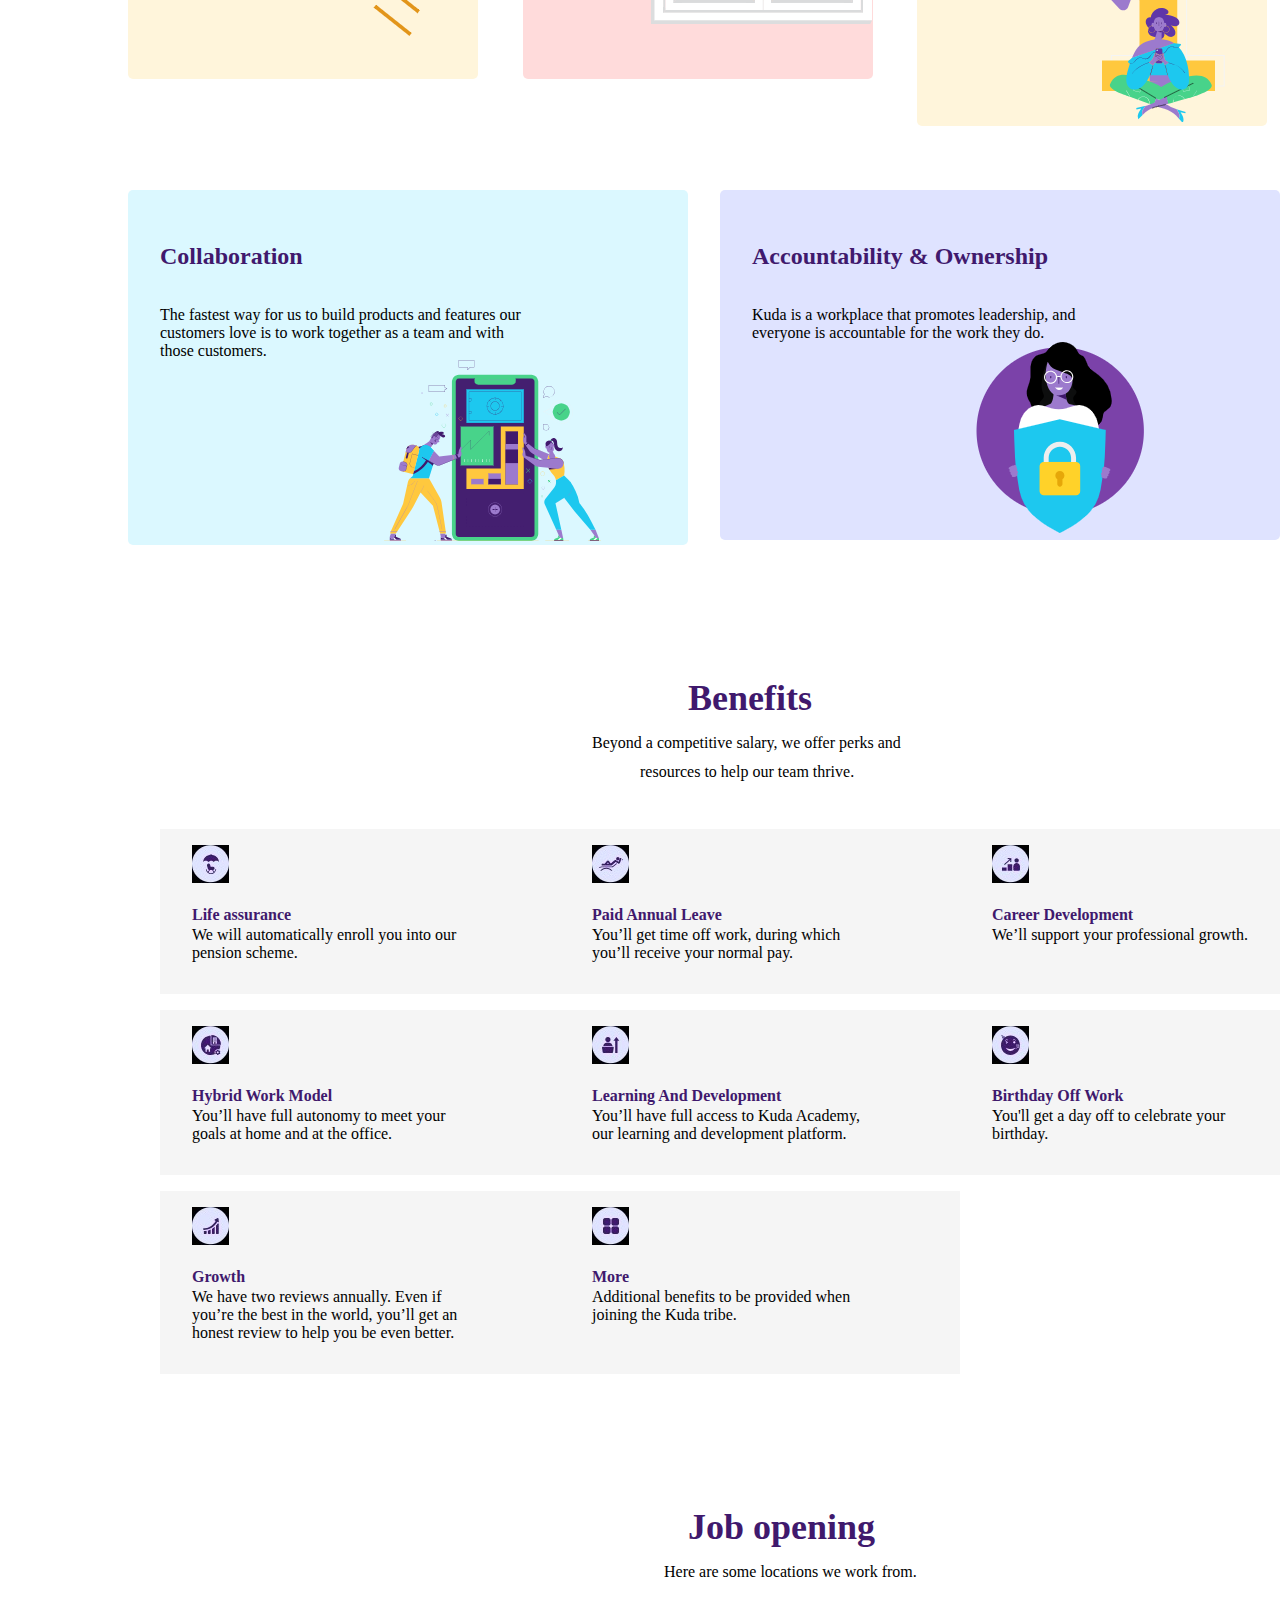
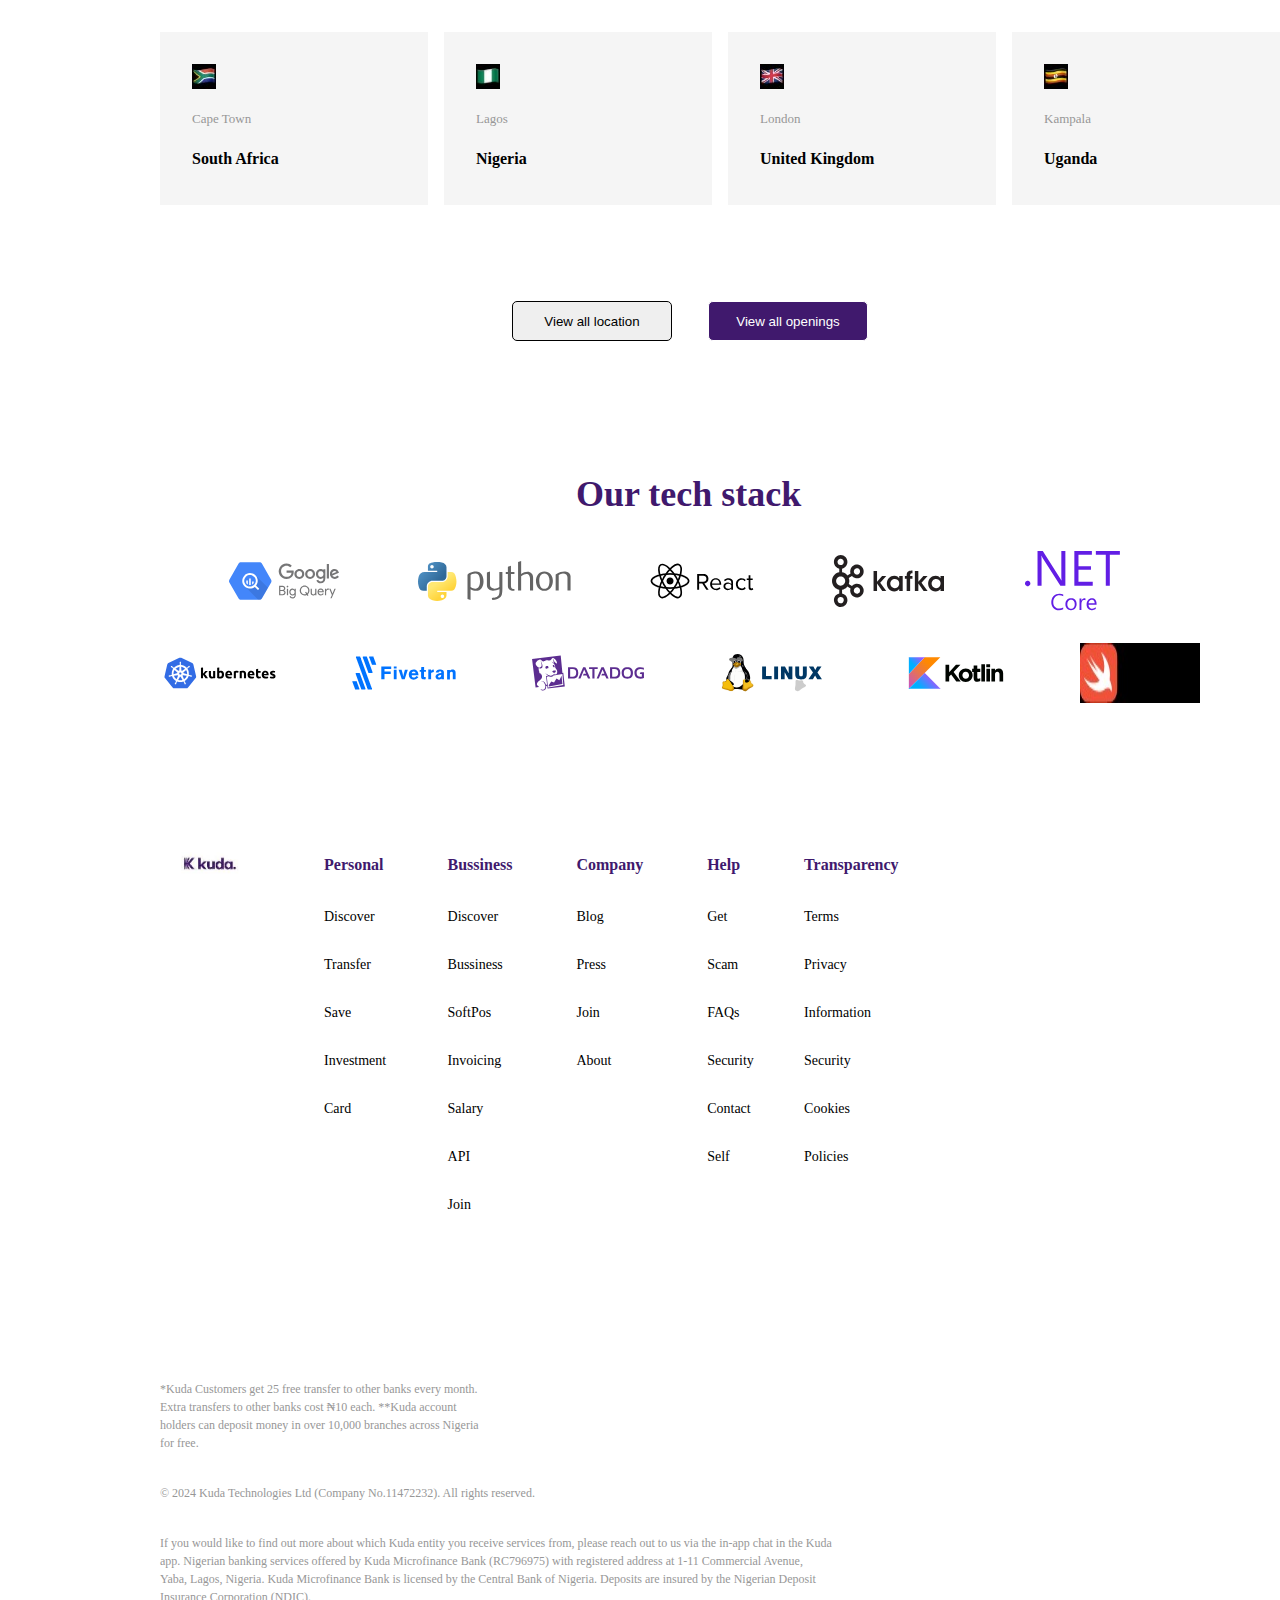
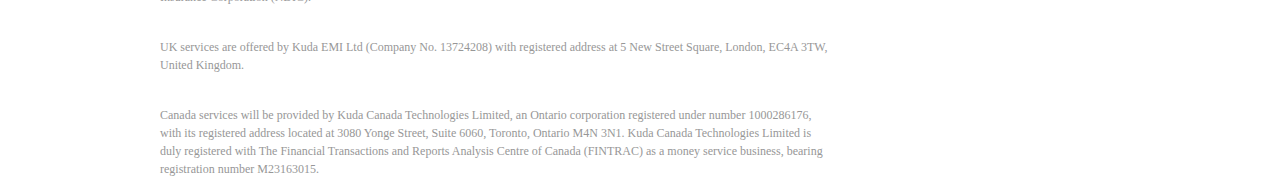
<file: Pages/career.html>
<!DOCTYPE html>
<html lang="en">
<head>
    <meta charset="UTF-8">
    <meta name="viewport" content="width=device-width, initial-scale=1.0">
    <title>career</title>
    <link rel="stylesheet" href="https://cdnjs.cloudflare.com/ajax/libs/font-awesome/6.6.0/css/all.min.css" integrity="sha512-Kc323vGBEqzTmouAECnVceyQqyqdsSiqLQISBL29aUW4U/M7pSPA/gEUZQqv1cwx4OnYxTxve5UMg5GT6L4JJg==" crossorigin="anonymous" referrerpolicy="no-referrer" />
    <link rel="stylesheet" href="../Style/career.css">
</head>
<body>
    <div class="mainheader">
        <div>
            <a href="../index.html">
            <img src="../Image/kudalogo.jpg" alt=""
            class="imglogo"></a>
        </div>
        <div class="firstheader">
            <li>Our Values</li>
            <li>Benefits</li>
            <li>Tech Stacks</li>
            <li class="lihover">Job Openings <i class="fa-solid fa-caret-down"></i>
            <ul class="subfirstheader">
                <div class="divsubfirstheader">
                    <div>
                        <img src="../Image/nigerialogo.jpg" alt="" class="imgnig">
                        <img src="../Image/uk.png" alt="" class="imguk">
                        <img src="../Image/uganda.png" alt="" class="imguganda">
                        <img src="../Image/ghana.png" alt="" class="imgghana">
                    </div>
                </div>
            </ul></li>
        </div>
        <button class="btn-firstheader">View all jobs</button>
    </div>
    <div class="secondheader">
        <div>
            <p class="pwork">Work at Kuda.</p>
            <p class="pjoin">Join Africa's Fastest Growing Fintech Company.</p>
            <button class="btn-secondheader">View all jobs</button>
        </div>
        <div>
            <img src="../Image/love.png" alt="" class="img-love">
        </div>
    </div>
    <div class="thirdheader">
        <div>
            <p class="kudamission">Kuda's mission</p>
            <p class="pmission">We’re on a mission to make financial services accessible, affordable and rewarding for all Africans on the planet.</p>
        </div>
        <div>
            <img src="../Image/kudamission.png" alt="" class="img-mission">
        </div>
    </div>
    <div class="fourthheader">
        <div>
        <img src="../Image/babs.png" alt="" class="img-babs">
        </div>
        <div>
            <p class="pfourth">"Kuda has always been about having faith in people, and we're building a company where anyone who dreams of making a positive impact in the world will feel supported to bring that dream to life.</p>

            <p class="sub-p4">So if you're a big dreamer with a collaborative mindset and the skills we’re looking for, you'll find a like-minded tribe at Kuda. This is where you belong."</p>
            
            <p class="subs-p4">Babs Ogundeyi - Founder & Group CEO</p>
        </div>
    </div>
    <div class="fifthheader">
        <div>
            <p class="kuda-inspired">"Kuda is inspired to make the financial lives of Africans around the world easier through technology.</p>
            <p class="k-we">We're always on the lookout for people who share that inspiration and are excited to devote their time to innovating for a better world!</p>
            <p class="k-we">There's room for you here if you're that kind of person. Building at Kuda could be your next big move!"</p>
            <p class="subs-p4">Musty Mustapha - Co-Founder & CTO</p>
        </div>
        <div>
            <img src="../Image/musty.png" alt="" class="img-musty">
        </div>
    </div>
    <div class="sixthheader">
        <p class="p-value">Our values</p>
        <p class="p-we">We're passionate about our values and a great work</p>
        <p class="p-culture">culture</p>
    </div>
    <section class="seventhheader">
        <div class="love-border">
            <p class="con-love-border">Love</p>
            <p class="con-love-border2">Kuda means love, and love is at the centre of everything we do.</p>
            <img src="../Image/love2.png" alt="" class="love2-img">
        </div>
        <div class="kindness">
            <p class="kinds">Kindness And Empathy</p>
            <p class="p-everyone">Everyone we meet deserves our kindness. We empathise with people so we can help them.</p>
            <img src="../Image/kindness.png" alt="" class="img-kindness">
        </div>
        <div class="respect">
            <p class="p-respect">Respect</p>
            <p class="p-resp">When we interact with people outside Kuda, we give them the same respect we give our coworkers and ourselves.</p>
            <img src="../Image/respect.png" alt="" class="img-respect">
        </div>
        <div class="quality">
            <p class="p-quality">Quality Over Quantity</p>
            <p class="p-qual">We don’t believe in busywork and spinning wheels. When we put out work, it’s the best quality we can muster.</p>
            <img src="../Image/quality.png" alt="" class="img-quality">
        </div>
        <div class="transparency">
            <p class="p-transparency">Transparency</p>
            <p class="p-trans">We don’t hide or attempt to embelish the truth about who we are, what we believe and how we feel.
            <img src="../Image/transparency.png" alt="" class="img-transparency">
            </p>
        </div>
        <div class="customer">
            <p class="p-customer">Customer first</p>
            <p class="p-cust">We put customers’ issues ahead of everything else. Nothing is right for us until we have made things right with our customers.</p>
            <img src="../Image/customer.png" alt="" class="img-customer">
        </div>
    </section>
    <div class="eightheader">
        <div class="collaboration">
            <p class="p-collaboration">Collaboration</p>
            <p class="p-collab">The fastest way for us to build products and
            features our customers love is to work together
            as a team and with those customers.</p>
            <img src="../Image/collaboration.png" alt="" class="img-collaboration">
        </div>
        <div class="accountability">
            <p class="p-accountability">Accountability & Ownership</p>
            <p class="p-account">Kuda is a workplace that promotes leadership, and everyone is accountable for
            the work they do.</p>
            <img src="../Image/account.png" alt="" class="img-account">
        </div>
    </div>
    <p class="p-benefit">Benefits</p>
    <p class="p-beyond">Beyond a competitive salary, we offer perks and</p>
    <p class="p-resource">resources to help our team thrive.</p>
    <div class="ninthdiv">
        <div class="lifeassurance">
            <img src="../Image/life assurance.jpeg" alt="" class="img-lifeassurance">
            <p class="p-lifeassurance">Life assurance</p>
            <p class="p-lifeass">We will automatically enroll you into our pension scheme.</p>
        </div>
        <div class="paid">
            <img src="../Image/paid.jpeg" alt="" class="img-paid">
            <p class="p-paid">Paid Annual Leave</p>
            <p class="p-pay">You’ll get time off work, during which you’ll receive your normal pay.</p>
        </div>
        <div class="careerdevelopment">
            <img src="../Image/careerdevelopment.jpeg" alt="" class="img-careerdevelopment">
            <p class="p-careerdevelopment">Career Development</p>
            <p class="p-career">We’ll support your professional growth.</p>
        </div>
        <div class="hybrid">
            <img src="../Image/hybrid.jpeg" alt="" class="img-hybrid">
            <p class="p-hybrid">Hybrid Work Model</p>
            <p class="p-hyb">You’ll have full autonomy to meet your goals at home and at the office.</p>
        </div>
        <div class="learning">
            <img src="../Image/learning.jpeg" alt="" class="img-learning">
            <p class="p-learning">Learning And Development</p>
            <p class="p-learn">You’ll have full access to Kuda Academy, our learning and development platform.</p>
        </div>
        <div class="birthday">
            <img src="../Image/birthday.jpeg" alt="" class="img-birthday">
            <p class="p-birthday">Birthday Off Work</p>
            <p class="p-birth">You'll get a day off to celebrate your birthday. </p>
        </div>
        <div class="growth">
            <img src="../Image/growth.jpeg" alt="" class="img-growth">
            <p class="p-growth">Growth</p>
            <p class="p-grow">We have two reviews annually. Even if you’re the best in the world, you’ll get an honest review to help you be even better.</p>
        </div>
        <div class="more">
            <img src="../Image/more.jpeg" alt="" class="img-more">
            <p class="p-more">More</p>
            <p class="p-moe">Additional benefits to be provided when joining the Kuda tribe.</p>
        </div>
    </div>
    <p class="jobopening">Job opening</p>
    <p class="p-here">Here are some locations we work from.</p>
    <div class="tenthheader">
        <div class="southafrica">
            <img src="../Image/southafrica.jpeg" alt="" class="img-southafrica">
            <p class="capetown">Cape Town</p>
            <div class="subsouthafrica">
                <p class="p-southafrica">South Africa</p>
                <i class="fa-solid fa-arrow-right arrow"></i>
            </div>
        </div>
        <div class="nigeria">
            <img src="../Image/nigeria.jpeg" alt="" class="img-nigeria">
            <p class="lagos">Lagos</p>
            <div class="subnigeria">
                <p class="p-nigeria">Nigeria</p>
                <i class="fa-solid fa-arrow-right arrow"></i>
            </div>
        </div>
        <div class="uk">
            <img src="../Image/uk.jpeg" alt="" class="img-uk">
            <p class="london">London</p>
            <div class="subuk">
                <p class="p-uk">United Kingdom</p>
                <i class="fa-solid fa-arrow-right arrow"></i>
            </div>
        </div>
        <div class="uganda">
            <img src="../Image/uganda.jpeg" alt="" class="img-uganda">
            <p class="kampala">Kampala</p>
            <div class="subuganda">
                <p class="p-uganda">Uganda</p>
                <i class="fa-solid fa-arrow-right arrow"></i>
            </div>
        </div>
    </div>
    <div class="allbtn">
        <button class="btn-view">View all location</button>
        <button class="btn-opening">View all openings</button>
    </div>
    <p class="stack">Our tech stack</p>
    <div class="eleventhheader">
        <img src="../Image/google.png" alt="">
        <img src="../Image/python.png" alt="">
        <img src="../Image/react.png" alt="">
        <img src="../Image/kafka.png" alt="">
        <img src="../Image/net.png" alt="">
    </div>
    <div class="twelvethheader">
        <img src="../Image/kubernetes.png" alt="">
        <img src="../Image/fivetran.png" alt="">
        <img src="../Image/datadog.png" alt="">
        <img src="../Image/linux.png" alt="">
        <img src="../Image/kotlin.png" alt="">
        <img src="../Image/swift.jpeg" alt="">
    </div>
    <div class="footer">
        <div class="subfooter">
            <div class="footer-div">
                <div>
                    <img src="../Image/kudalogo.jpg" alt="" class="img-footer">
                </div>
                <li class="sub-footer">Personal
                    <ul class="underpersonal">
                    <li class="footerli">Discover</li>
                    <li class="footerli">Transfer</li>
                    <li class="footerli">Save</li>
                    <li class="footerli">Investment</li>
                    <li class="footerli">Card</li>
                </ul></li>
                <li class="sub-footer">Bussiness
                    <ul class="underpersonal">
                        <li class="footerli">Discover</li>
                        <li class="footerli">Bussiness</li>
                        <li class="footerli">SoftPos</li>
                        <li class="footerli">Invoicing</li>
                        <li class="footerli">Salary</li>
                        <li class="footerli">API</li>
                        <li class="footerli">Join</li>
                    </ul>
                </li>
                <li class="sub-footer">Company
                    <ul class="underpersonal">
                        <li class="footerli">Blog</li>
                        <li class="footerli">Press</li>
                        <li class="footerli">Join</li>
                        <li class="footerli">About</li>
                    </ul>
                </li>
                <li class="sub-footer">Help
                    <ul class="underpersonal">
                        <li class="footerli">Get</li>
                        <li class="footerli">Scam</li>
                        <li class="footerli">FAQs</li>
                        <li class="footerli">Security</li>
                        <li class="footerli">Contact</li>
                        <li class="footerli">Self</li>
                    </ul>
                </li>
                <li class="sub-footer">Transparency
                    <ul class="underpersonal">
                        <li class="footerli">Terms</li>
                        <li class="footerli">Privacy</li>
                        <li class="footerli">Information</li>
                        <li class="footerli">Security</li>
                        <li class="footerli">Cookies</li>
                        <li class="footerli">Policies</li>
                    </ul>
                </li>
            </div>
        </div>
    </div>
    <p class="p-footer">*Kuda Customers get 25 free transfer to other banks every month. Extra transfers to other banks cost ₦10 each.
    **Kuda account holders can deposit money in over 10,000 branches across Nigeria for free.</p>
    <p class="p-footers">© 2024 Kuda Technologies Ltd (Company No.11472232). All rights reserved.</p>
    <p class="p-footers">If you would like to find out more about which Kuda entity you receive services from, please reach out to us via the in-app chat in the Kuda app. Nigerian banking services offered by Kuda Microfinance Bank (RC796975) with registered address at 1-11 Commercial Avenue, Yaba, Lagos, Nigeria. Kuda Microfinance Bank is licensed by the Central Bank of Nigeria. Deposits are insured by the Nigerian Deposit Insurance Corporation (NDIC).</p>
    <p class="p-footers">UK services are offered by Kuda EMI Ltd (Company No. 13724208) with registered address at 5 New Street Square, London, EC4A 3TW, United Kingdom.</p>
    <p class="p-footers">Canada services will be provided by Kuda Canada Technologies Limited, an Ontario corporation registered under number 1000286176, with its registered address located at 3080 Yonge Street, Suite 6060, Toronto, Ontario M4N 3N1. Kuda Canada Technologies Limited is duly registered with The Financial Transactions and Reports Analysis Centre of Canada (FINTRAC) as a money service business, bearing registration number M23163015.</p>
</body>
</html>
</file>
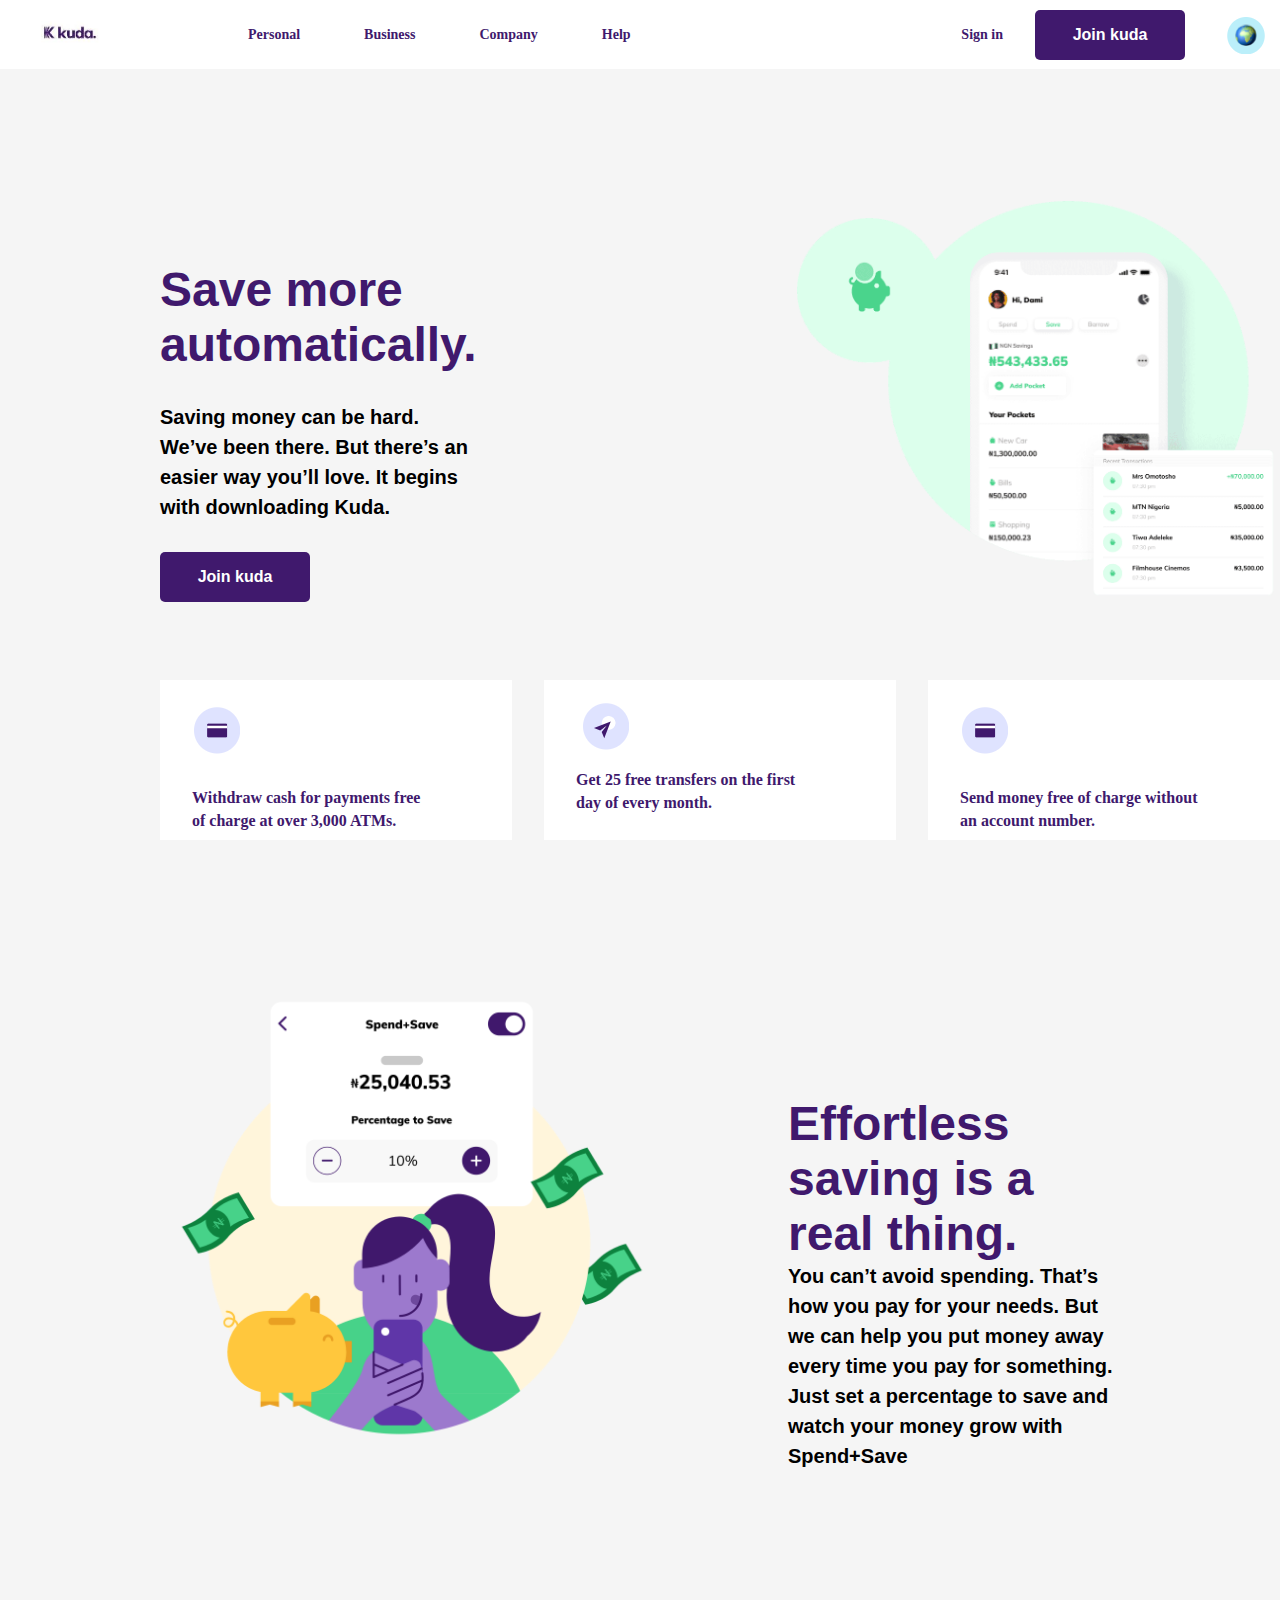
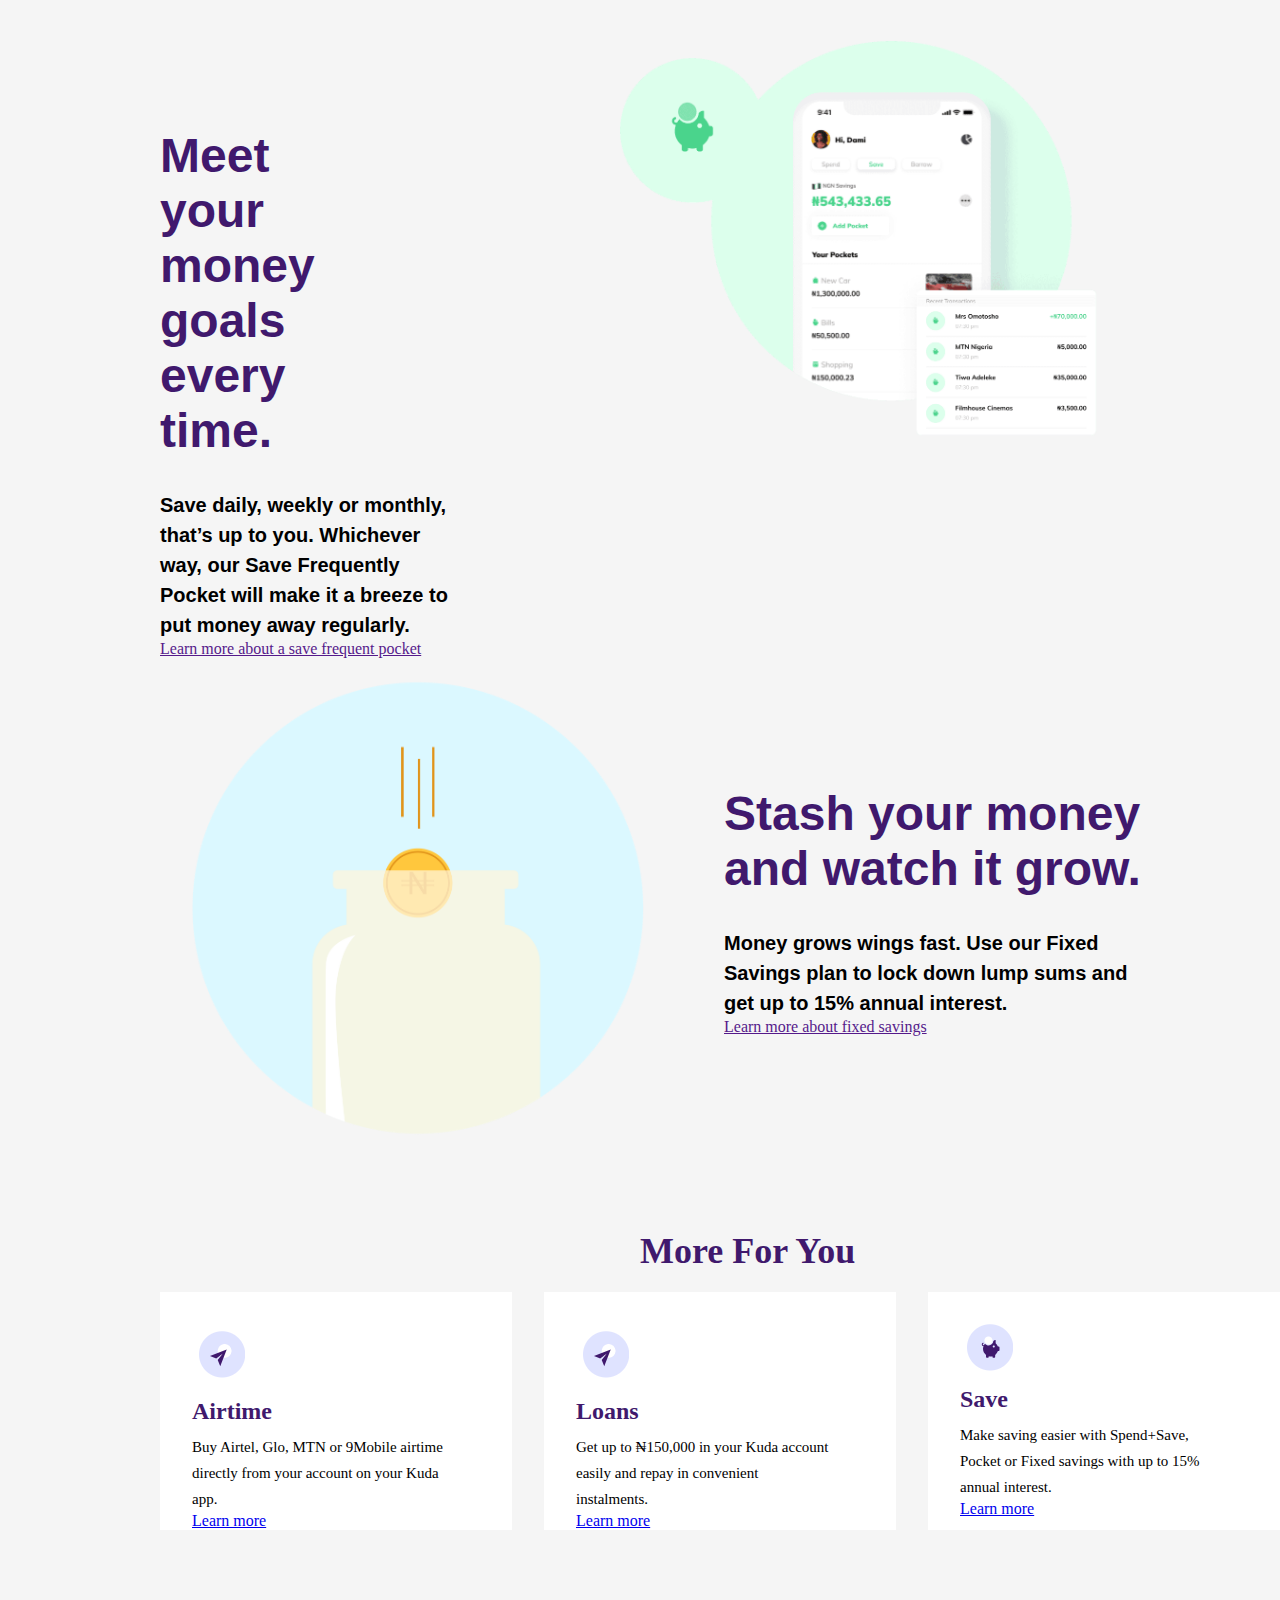
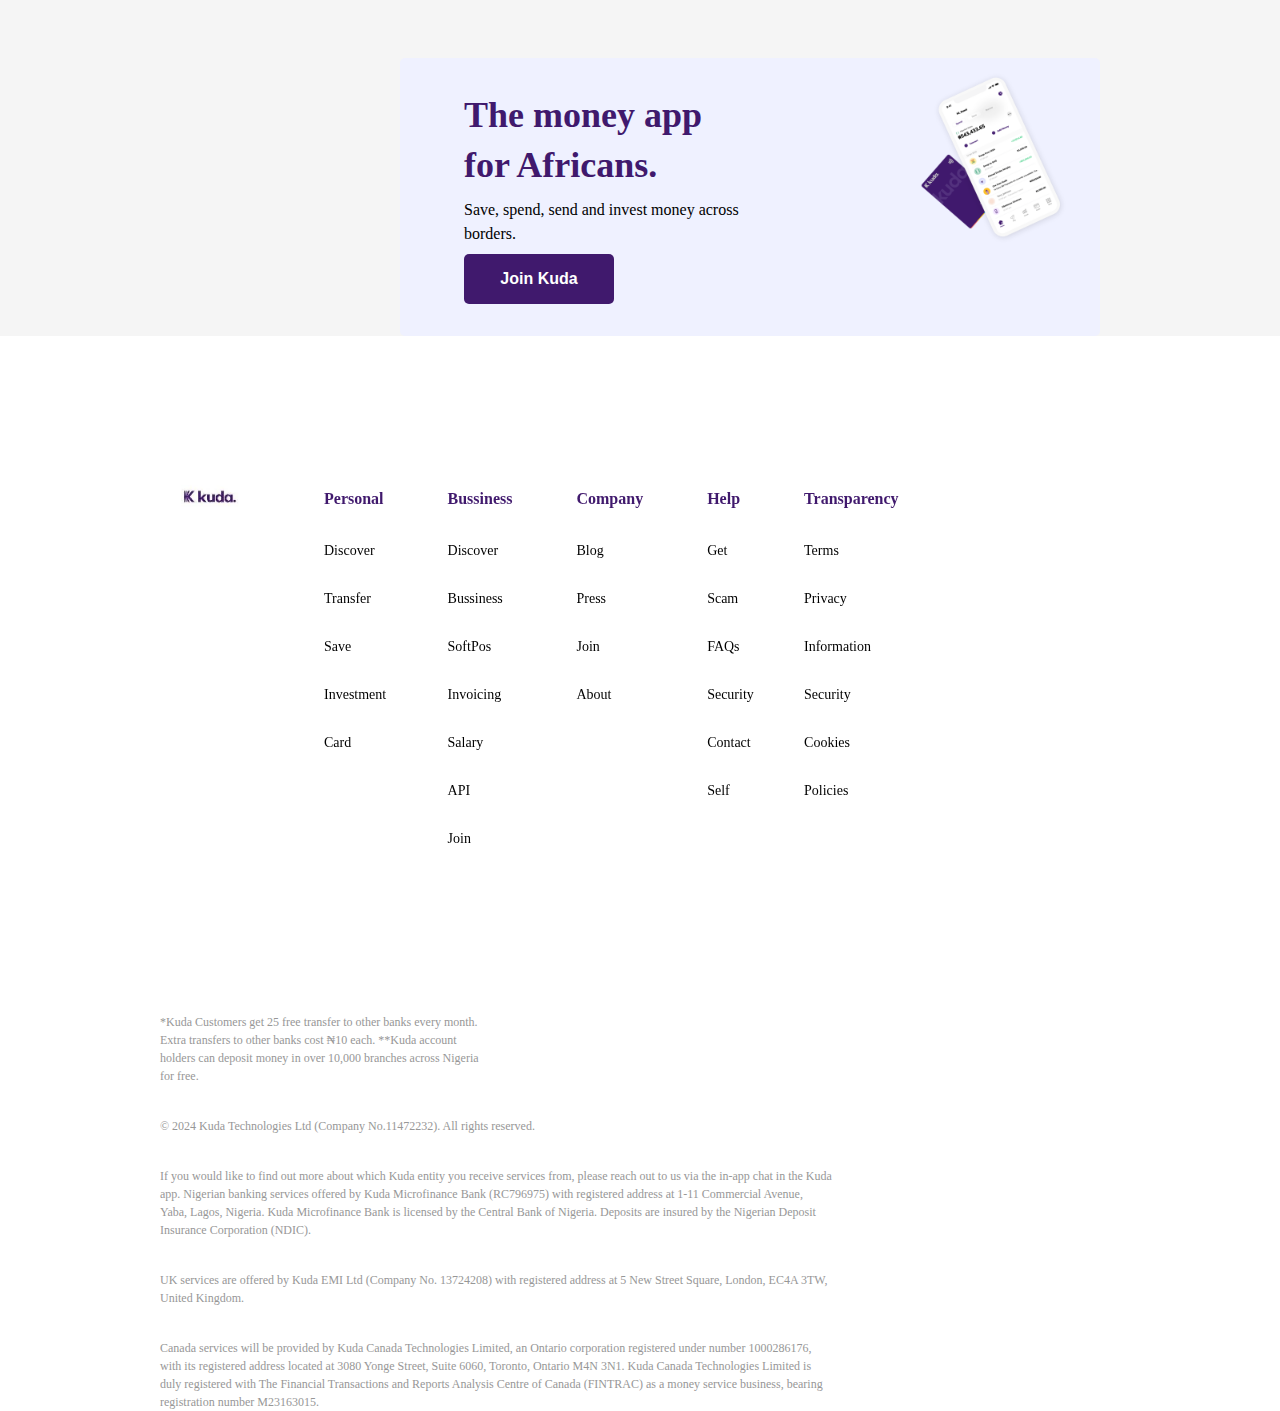
<file: Pages/save.html>
<!DOCTYPE html>
<html lang="en">
<head>
    <meta charset="UTF-8">
    <meta name="viewport" content="width=device-width, initial-scale=1.0">
    <title>save</title>
    <link rel="stylesheet" href="https://cdnjs.cloudflare.com/ajax/libs/font-awesome/6.6.0/css/all.min.css" integrity="sha512-Kc323vGBEqzTmouAECnVceyQqyqdsSiqLQISBL29aUW4U/M7pSPA/gEUZQqv1cwx4OnYxTxve5UMg5GT6L4JJg==" crossorigin="anonymous" referrerpolicy="no-referrer" />
    <link rel="stylesheet" href="../Style/save.css">
</head>
<body>
    <div class="header">
        <div class="header1">
            <div>
                <a href="../index.html">
                <img src="../Image/kudalogo.jpg" alt="" class="imglogo"></a>
            </div>
            <div class="headp1">
                <li class="p1">Personal <i class="fa-solid fa-caret-down"></i>
                    <ul class="hoverfirstli">
                        <div class="shank">
                            <div>
                                <a href="" class="subp1">Discover</a>
                                <a href="" class="subp1">Transfer</a>
                                <a href="" class="subp1">Save</a>
                                <a href="" class="subp1">Investment</a>
                                <a href="" class="subp1">Card</a>
                            </div>
                            <div>
                                <p class="special">PAYMENT</p>
                                <a href="" class="subp1">Electricity</a>
                                <a href="" class="subp1">Airtime</a>
                                <a href="" class="subp1">Internet</a>
                                <a href="" class="subp1">Gift Card</a>
                                <a href="" class="subp1">Cardless</a>
                                <a href="" class="subp1">TV</a>
                                <a href="" class="subp1">Betting</a>
                                <a href="" class="subp1">Transport</a>
                                <p class="special">CREDIT</p>
                                <a href="" class="subp1">Overdrafts</a>
                                <a href="" class="subp1">Salary</a>
                                <a href="" class="subp1">Loans</a>
                            </div>
                        </div>
                    </ul>
                </li>
                <li class="p1">Business <i class="fa-solid fa-caret-down"></i>
                <ul class="hoversecondli">
                    <div class="samson">
                        <div>
                            <a href="" class="subp1">Discover</a>
                            <a href="" class="subp1">Business</a>
                            <a href="" class="subp1">SoftPos</a>
                            <a href="" class="subp1">Cashback</a>
                            <a href="" class="subp1">POS</a> 
                            <a href="" class="subp1">Invoicing</a>
                            <a href="" class="subp1">Salary</a>
                            <a href="" class="subp1">Business</a>
                            <a href="" class="subp1">Payroll</a>
                            <a href="" class="subp1">Sub</a> 
                            <a href="" class="subp1">Virtual</a> 
                        </div>
                        <div>
                            <p class="special">PAYMENT</p>
                            <a href="" class="subp1">Send</a>
                            <a href="" class="subp1">TV</a>
                            <a href="" class="subp1">Airtime</a>
                            <a href="" class="subp1">Electricity</a>
                            <a href="" class="subp1">Bill</a>
                        </div>
                    </div>
                </ul>
            </li>
                <li class="p1">Company <i class="fa-solid fa-caret-down"></i>
                <ul class="hoverthirdli">
                    <div class="bola">
                        <a href="" class="subp1">Blog</a>
                        <a href="" class="subp1">Press</a>
                        <a href="" class="subp1">Join</a>
                        <a href="" class="subp1">About</a>
                    </div>
                </ul>
                </li>
                <li class="p1">Help <i class="fa-solid fa-caret-down"></i>
                <ul class="hoverfourthli">
                    <div class="bolasam">
                        <a href="" class="subp1">Gethelp</a>
                        <a href="" class="subp1">Scam</a>
                        <a href="" class="subp1">FAQs</a>
                        <a href="" class="subp1">Security</a>
                        <a href="" class="subp1">Contact</a>
                        <a href="" class="subp1">Self</a>
                    </div>
                </ul>
                </li>
            </div>
        </div>
        <div class="headp2">
            <a href="" class="p1">Sign in</a>
            <button class="btn-joinkuda">Join kuda</button>
            <div class="imgglobal">
                <img src="../Image/global.png" alt="">
            </div>
        </div>
    </div>
    <div class="foot">
        <div class="foottext">
            <div class="firstheader">
                <div>
                    <p class="sendmoney">Save more automatically.</p>
                    <p class="sub-sendmoney">Saving money can be hard. We’ve been there. But there’s an easier way you’ll love. It begins with downloading Kuda.</p>
                    <button class="sub-btnkuda">Join kuda</button>
                </div>
                <div>
                    <img src="../Image/newsave.png" alt="" class="firstheader-img">  
                </div>
            </div>
            <div class="secondheader">
                <div class="withdraw">
                    <img src="../Image/order.png" alt="" class="img-withdraw">
                    <p class="p-withdraw">Withdraw cash for payments free of charge at over 3,000 ATMs.</p>
                </div>
                <div class="get">
                    <img src="../Image/get.png" alt="" class="img-get">
                    <p class="p-get">Get 25 free transfers on the first day of every month.</p>
                </div>
                <div class="send">
                    <img src="../Image/order.png" alt="" class="img-send">
                    <p class="p-send">Send money free of charge without an account number.</p>
                </div>
            </div>
            <div class="thirdheader">
                <div>
                    <img src="../Image/spendandsave.png" alt="" class="img-sendmoney">
                </div>
                <div>
                    <p class="sendego">Effortless saving is a real thing.</p>
                    <p class="sub-sendego">You can’t avoid spending. That’s how you pay for your needs. But we can help you put money away every time you pay for something. Just set a percentage to save and watch your money grow with Spend+Save</p>
                </div>
            </div>
            <div class="fourthheader">
                <div>
                    <p class="debitcard">Meet your money goals every time.</p>
                    <p class="sub-debitcard">Save daily, weekly or monthly, that’s up to you. Whichever way, our Save Frequently Pocket will make it a breeze to put money away regularly.</p>
                    <a href="" class="a-debitcard">Learn more about a save frequent pocket</a>
                </div>
                <div>
                    <img src="../Image/newsave.png" alt="" class="img-debitcard">
                </div>
            </div>
            <div class="fifthheader">
                <div>
                    <img src="../Image/naira.png" alt="" class="img-needto">
                </div>
                <div>
                    <p class="needto">Stash your money and watch it grow.</p>
                    <p class="sub-needto">Money grows wings fast. Use our Fixed Savings plan to lock down lump sums and get up to 15% annual interest.</p>
                    <a href="" class="a-debitcard">Learn more about fixed savings</a>
                </div>
            </div>
            <p class="p-more">More For You</p>
            <div class="eightheader">
                <div class="airtime">
                    <img src="../Image/get.png" alt="" class="img-airtime">
                    <p class="p-airtime">Airtime</p>
                    <p class="p-airt">Buy Airtel, Glo, MTN or 9Mobile airtime directly from your account on your Kuda app.</p>
                    <div class="airtimediv">
                       <a href="#" class="air-anchor">Learn more</a>
                       <i class="fa-solid fa-chevron-right"></i>
                    </div>
                </div>
                <div class="loan">
                    <img src="../Image/get.png" alt="" class="img-loan">
                    <p class="p-loan">Loans</p>
                    <p class="p-loans">Get up to ₦150,000 in your Kuda account easily and repay in convenient instalments.</p>
                    <a href="#" class="air-anchor">Learn more</a>
                    <i class="fa-solid fa-chevron-right"></i>
                </div>
                <div class="save">
                    <img src="../Image/pay.png" alt="" class="img-save">
                    <p class="p-save">Save</p>
                    <p class="p-saves">Make saving easier with Spend+Save, Pocket or Fixed savings with up to 15% annual interest.</p>
                    <a href="#" class="air-anchor">Learn more</a>
                    <i class="fa-solid fa-chevron-right"></i>
                </div>
            </div>
            <div class="newdevelopment">
                <div class="subnewdevelopment">
                    <div>
                        <p class="dmoneyapp">The money app for Africans.</p>
                        <p class="sub-dmoneyapp">Save, spend, send and invest money across borders.</p>
                        <button class="subbtn2-joinkuda">Join Kuda</button>
                    </div>
                    <div>
                        <img src="../Image/imagecircle.png" alt="" class="img-newdevelopment">
                    </div>
                </div>
            </div>
        </div>
    </div>
    <div class="footer">
        <div class="subfooter">
            <div class="footer-div">
                <div>
                    <img src="../Image/kudalogo.jpg" alt="" class="img-footer">
                </div>
                <li class="sub-footer">Personal
                    <ul class="underpersonal">
                    <li class="footerli">Discover</li>
                    <li class="footerli">Transfer</li>
                    <li class="footerli">Save</li>
                    <li class="footerli">Investment</li>
                    <li class="footerli">Card</li>
                </ul></li>
                <li class="sub-footer">Bussiness
                    <ul class="underpersonal">
                        <li class="footerli">Discover</li>
                        <li class="footerli">Bussiness</li>
                        <li class="footerli">SoftPos</li>
                        <li class="footerli">Invoicing</li>
                        <li class="footerli">Salary</li>
                        <li class="footerli">API</li>
                        <li class="footerli">Join</li>
                    </ul>
                </li>
                <li class="sub-footer">Company
                    <ul class="underpersonal">
                        <li class="footerli">Blog</li>
                        <li class="footerli">Press</li>
                        <li class="footerli">Join</li>
                        <li class="footerli">About</li>
                    </ul>
                </li>
                <li class="sub-footer">Help
                    <ul class="underpersonal">
                        <li class="footerli">Get</li>
                        <li class="footerli">Scam</li>
                        <li class="footerli">FAQs</li>
                        <li class="footerli">Security</li>
                        <li class="footerli">Contact</li>
                        <li class="footerli">Self</li>
                    </ul>
                </li>
                <li class="sub-footer">Transparency
                    <ul class="underpersonal">
                        <li class="footerli">Terms</li>
                        <li class="footerli">Privacy</li>
                        <li class="footerli">Information</li>
                        <li class="footerli">Security</li>
                        <li class="footerli">Cookies</li>
                        <li class="footerli">Policies</li>
                    </ul>
                </li>
            </div>
        </div>
    </div>
    <p class="p-footer">*Kuda Customers get 25 free transfer to other banks every month. Extra transfers to other banks cost ₦10 each.
    **Kuda account holders can deposit money in over 10,000 branches across Nigeria for free.</p>
    <p class="p-footers">© 2024 Kuda Technologies Ltd (Company No.11472232). All rights reserved.</p>
    <p class="p-footers">If you would like to find out more about which Kuda entity you receive services from, please reach out to us via the in-app chat in the Kuda app. Nigerian banking services offered by Kuda Microfinance Bank (RC796975) with registered address at 1-11 Commercial Avenue, Yaba, Lagos, Nigeria. Kuda Microfinance Bank is licensed by the Central Bank of Nigeria. Deposits are insured by the Nigerian Deposit Insurance Corporation (NDIC).</p>
    <p class="p-footers">UK services are offered by Kuda EMI Ltd (Company No. 13724208) with registered address at 5 New Street Square, London, EC4A 3TW, United Kingdom.</p>
    <p class="p-footers">Canada services will be provided by Kuda Canada Technologies Limited, an Ontario corporation registered under number 1000286176, with its registered address located at 3080 Yonge Street, Suite 6060, Toronto, Ontario M4N 3N1. Kuda Canada Technologies Limited is duly registered with The Financial Transactions and Reports Analysis Centre of Canada (FINTRAC) as a money service business, bearing registration number M23163015.</p>
</body>
</html>
</file>
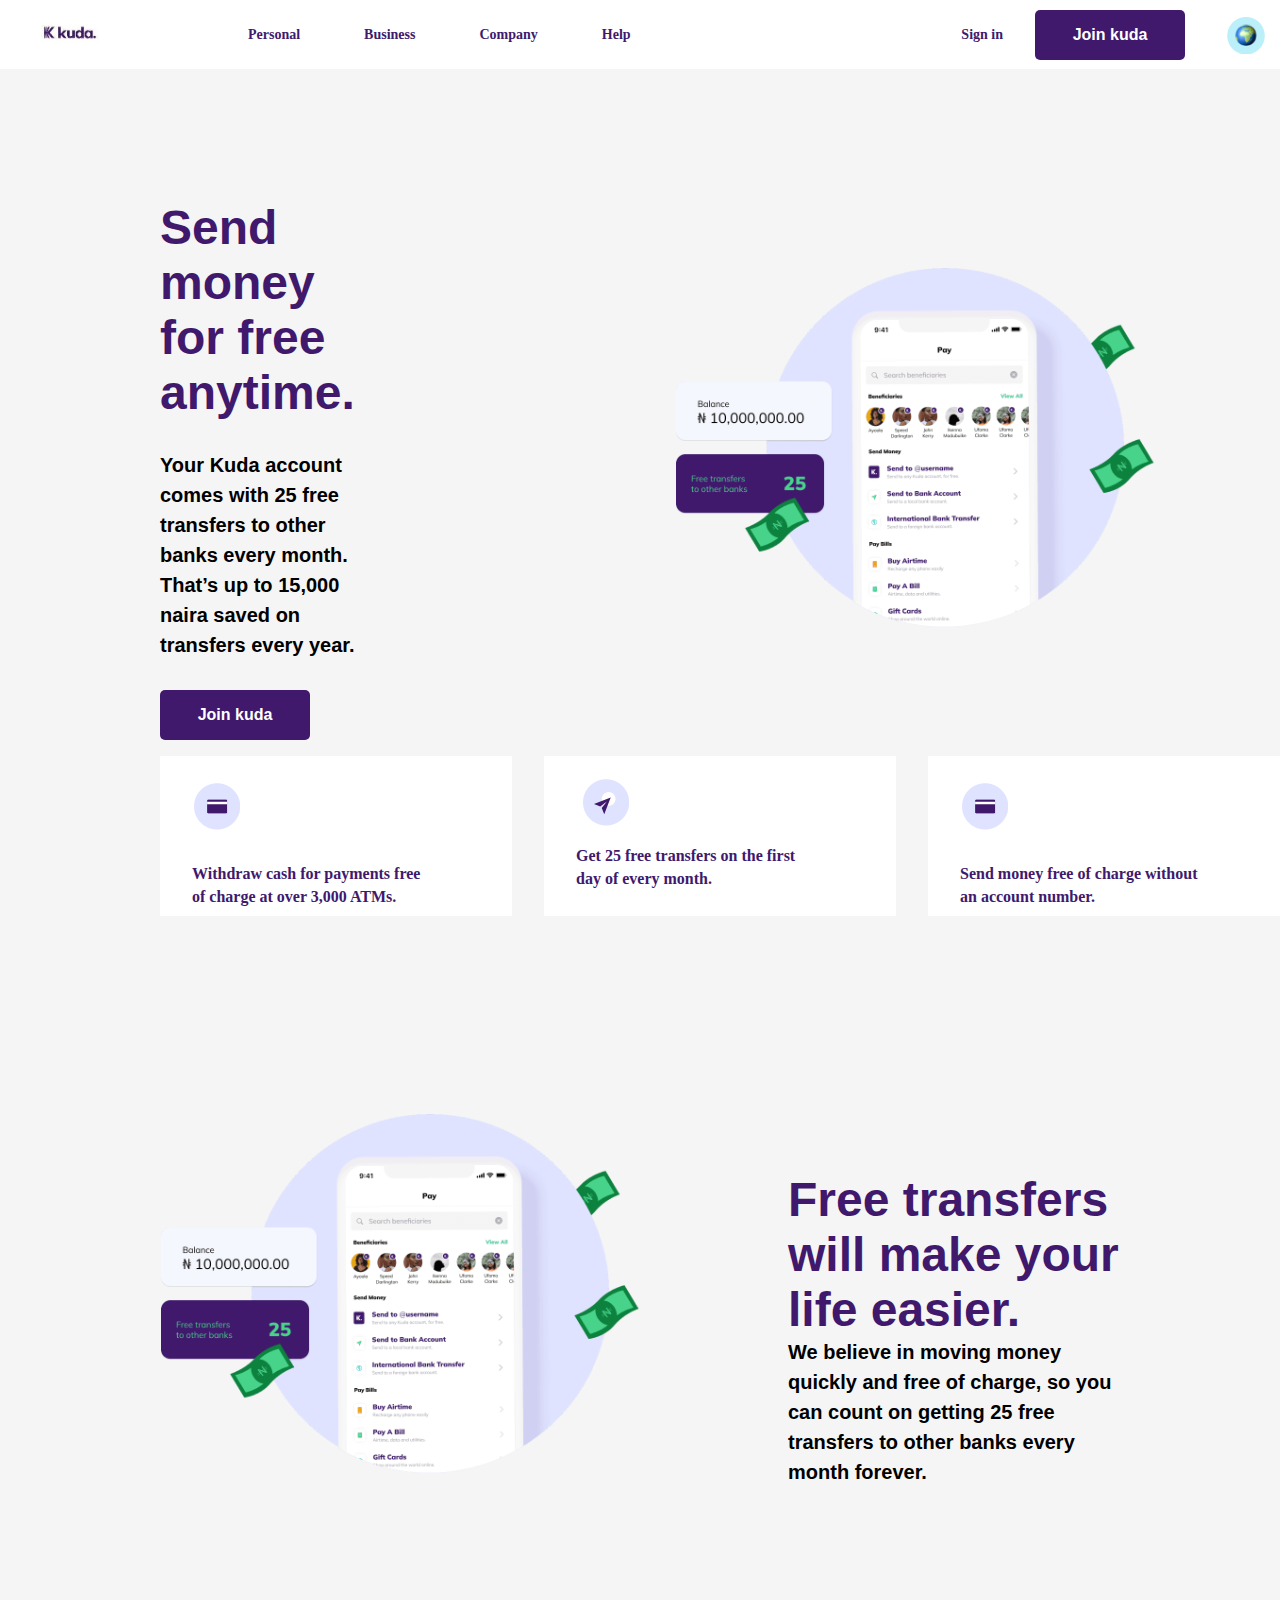
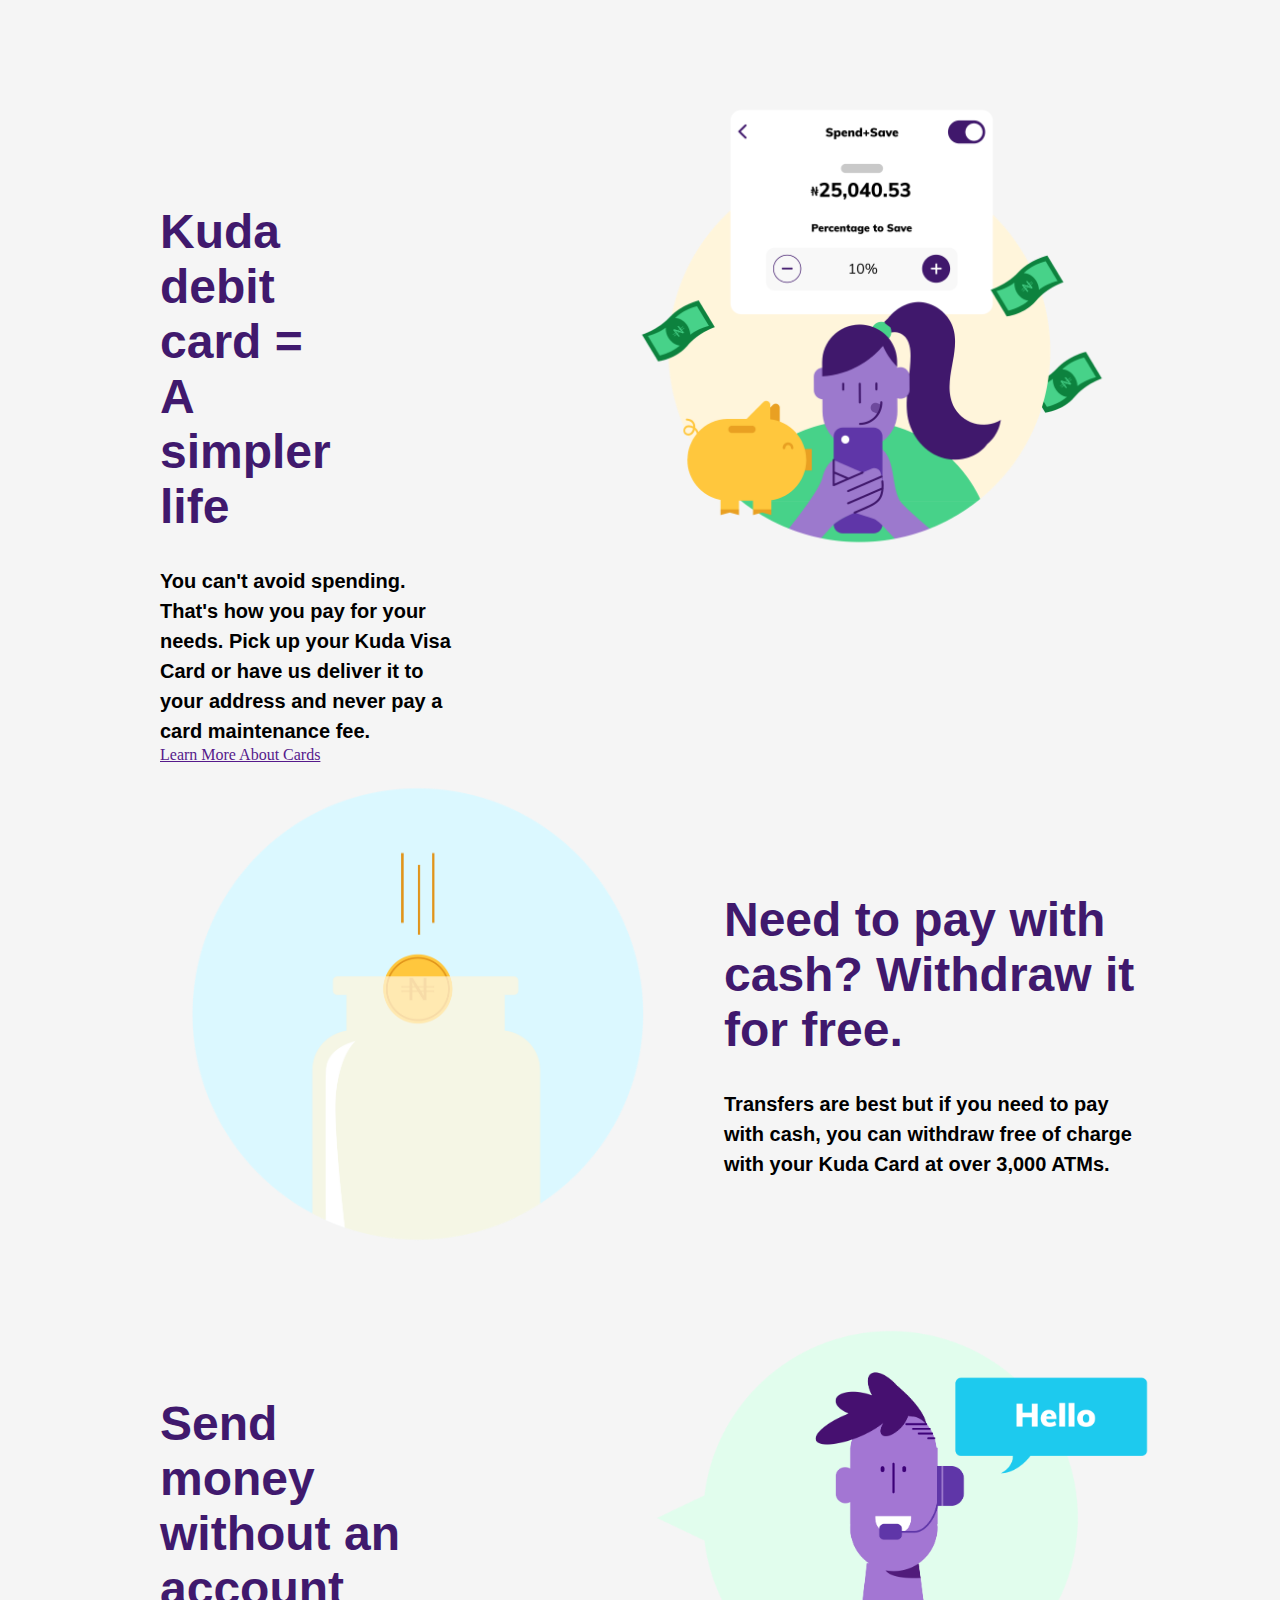
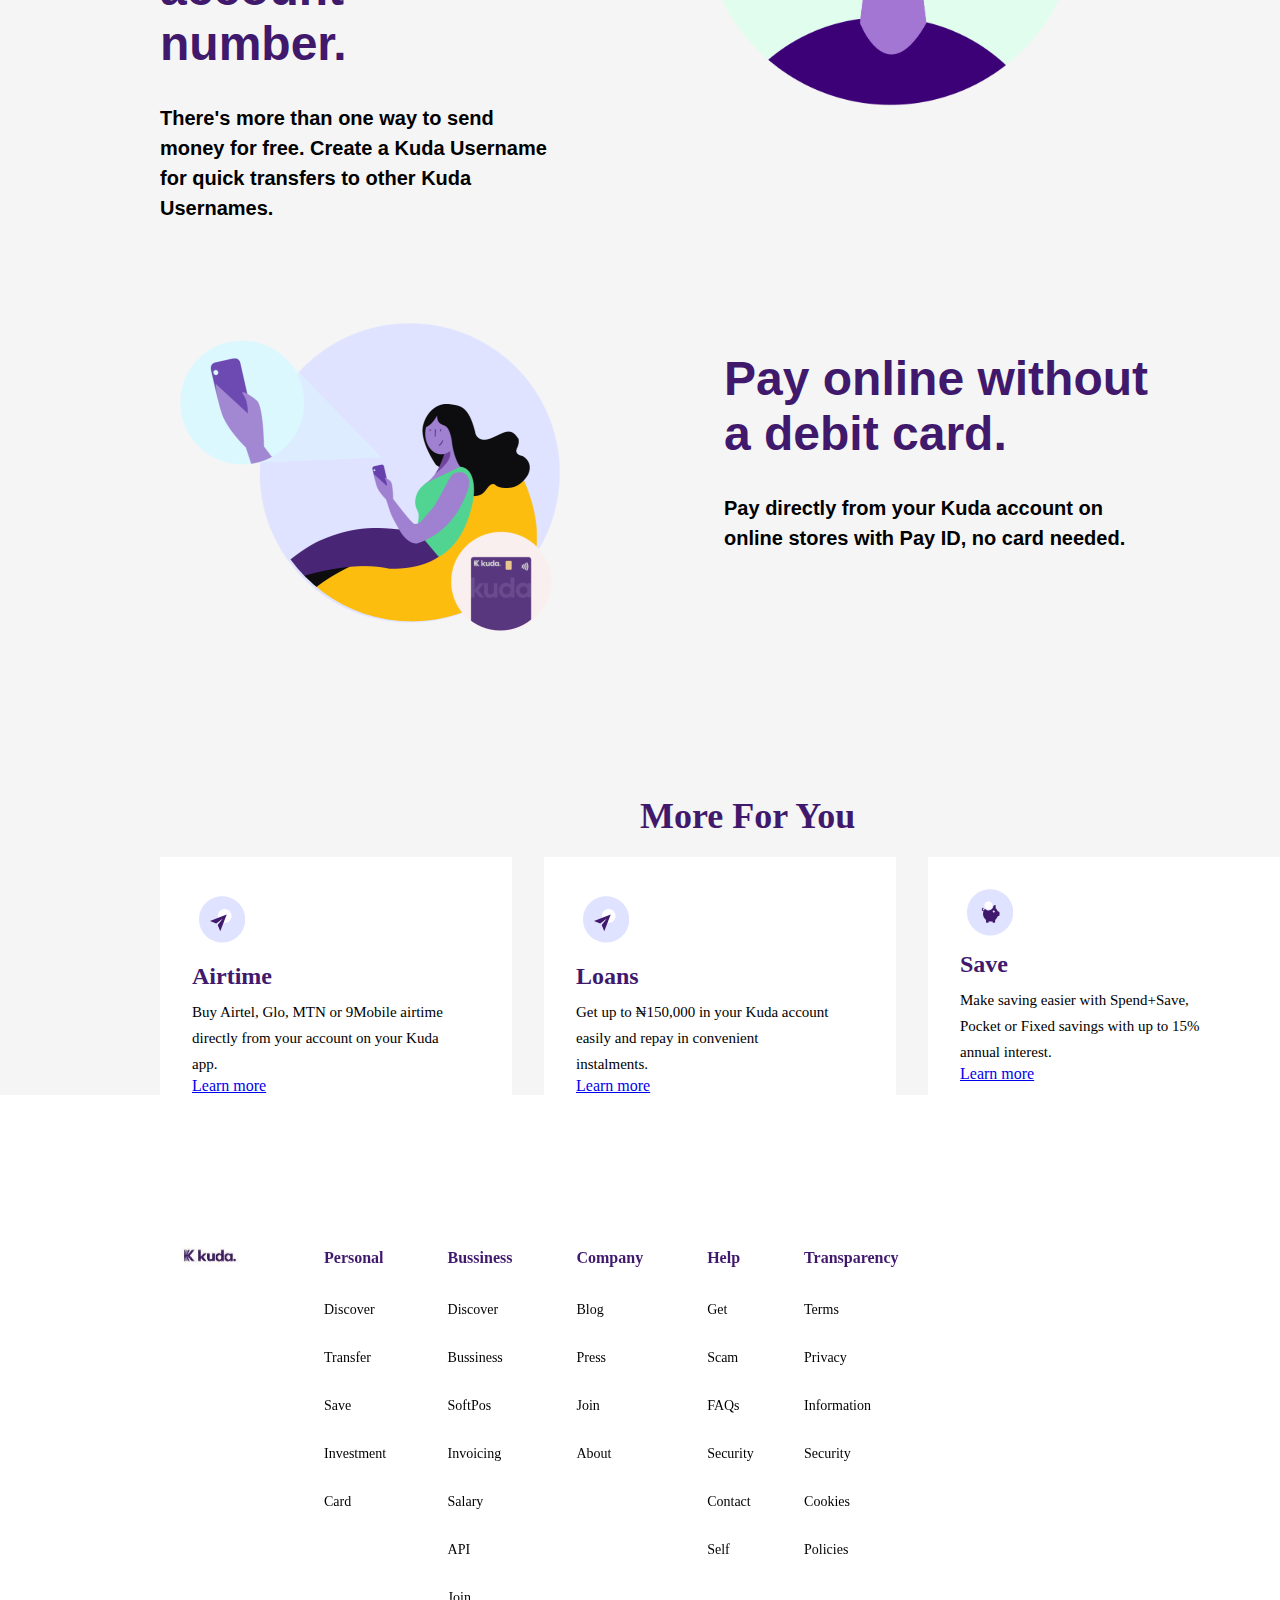
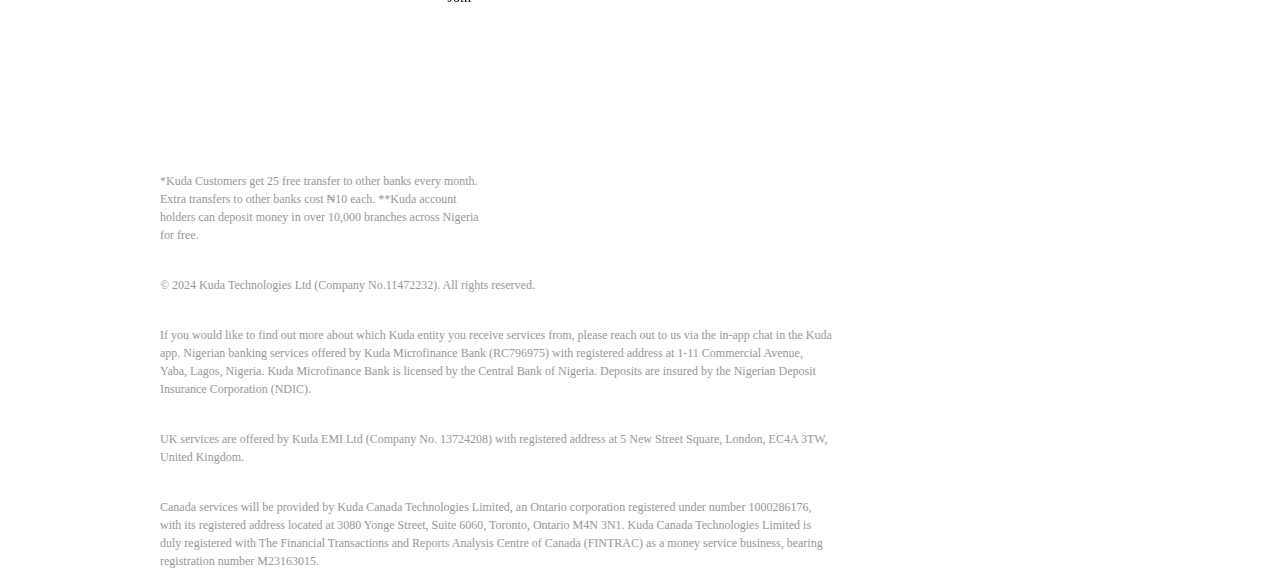
<file: Pages/spend.html>
<!DOCTYPE html>
<html lang="en">
<head>
    <meta charset="UTF-8">
    <meta name="viewport" content="width=device-width, initial-scale=1.0">
    <title>spend</title>
    <link rel="stylesheet" href="https://cdnjs.cloudflare.com/ajax/libs/font-awesome/6.6.0/css/all.min.css" integrity="sha512-Kc323vGBEqzTmouAECnVceyQqyqdsSiqLQISBL29aUW4U/M7pSPA/gEUZQqv1cwx4OnYxTxve5UMg5GT6L4JJg==" crossorigin="anonymous" referrerpolicy="no-referrer" />
    <link rel="stylesheet" href="../Style/spend.css">
</head>
<body>
    <div class="header">
        <div class="header1">
            <div>
                <a href="../index.html">
                <img src="../Image/kudalogo.jpg" alt="" class="imglogo"></a>
            </div>
            <div class="headp1">
                <li class="p1">Personal <i class="fa-solid fa-caret-down"></i>
                    <ul class="hoverfirstli">
                        <div class="shank">
                            <div>
                                <a href="" class="subp1">Discover</a>
                                <a href="" class="subp1">Transfer</a>
                                <a href="" class="subp1">Save</a>
                                <a href="" class="subp1">Investment</a>
                                <a href="" class="subp1">Card</a>
                            </div>
                            <div>
                                <p class="special">PAYMENT</p>
                                <a href="" class="subp1">Electricity</a>
                                <a href="" class="subp1">Airtime</a>
                                <a href="" class="subp1">Internet</a>
                                <a href="" class="subp1">Gift Card</a>
                                <a href="" class="subp1">Cardless</a>
                                <a href="" class="subp1">TV</a>
                                <a href="" class="subp1">Betting</a>
                                <a href="" class="subp1">Transport</a>
                                <p class="special">CREDIT</p>
                                <a href="" class="subp1">Overdrafts</a>
                                <a href="" class="subp1">Salary</a>
                                <a href="" class="subp1">Loans</a>
                            </div>
                        </div>
                    </ul>
                </li>
                <li class="p1">Business <i class="fa-solid fa-caret-down"></i>
                <ul class="hoversecondli">
                    <div class="samson">
                        <div>
                            <a href="" class="subp1">Discover</a>
                            <a href="" class="subp1">Business</a>
                            <a href="" class="subp1">SoftPos</a>
                            <a href="" class="subp1">Cashback</a>
                            <a href="" class="subp1">POS</a> 
                            <a href="" class="subp1">Invoicing</a>
                            <a href="" class="subp1">Salary</a>
                            <a href="" class="subp1">Business</a>
                            <a href="" class="subp1">Payroll</a>
                            <a href="" class="subp1">Sub</a> 
                            <a href="" class="subp1">Virtual</a> 
                        </div>
                        <div>
                            <p class="special">PAYMENT</p>
                            <a href="" class="subp1">Send</a>
                            <a href="" class="subp1">TV</a>
                            <a href="" class="subp1">Airtime</a>
                            <a href="" class="subp1">Electricity</a>
                            <a href="" class="subp1">Bill</a>
                        </div>
                    </div>
                </ul>
            </li>
                <li class="p1">Company <i class="fa-solid fa-caret-down"></i>
                <ul class="hoverthirdli">
                    <div class="bola">
                        <a href="" class="subp1">Blog</a>
                        <a href="" class="subp1">Press</a>
                        <a href="" class="subp1">Join</a>
                        <a href="" class="subp1">About</a>
                    </div>
                </ul>
                </li>
                <li class="p1">Help <i class="fa-solid fa-caret-down"></i>
                <ul class="hoverfourthli">
                    <div class="bolasam">
                        <a href="" class="subp1">Gethelp</a>
                        <a href="" class="subp1">Scam</a>
                        <a href="" class="subp1">FAQs</a>
                        <a href="" class="subp1">Security</a>
                        <a href="" class="subp1">Contact</a>
                        <a href="" class="subp1">Self</a>
                    </div>
                </ul>
                </li>
            </div>
        </div>
        <div class="headp2">
            <a href="" class="p1">Sign in</a>
            <button class="btn-joinkuda">Join kuda</button>
            <div class="imgglobal">
                <img src="../Image/global.png" alt="">
            </div>
        </div>
    </div>
    <div class="foot">
        <div class="foottext">
            <div class="firstheader">
                <div>
                    <p class="sendmoney">Send money for free anytime.</p>
                    <p class="sub-sendmoney">Your Kuda account comes with 25 free transfers to other banks every month. That’s up to 15,000 naira saved on transfers every year.</p>
                    <button class="sub-btnkuda">Join kuda</button>
                </div>
                <div>
                    <img src="../Image/sendmoney.png" alt="" class="firstheader-img">  
                </div>
            </div>
            <div class="secondheader">
                <div class="withdraw">
                    <img src="../Image/order.png" alt="" class="img-withdraw">
                    <p class="p-withdraw">Withdraw cash for payments free of charge at over 3,000 ATMs.</p>
                </div>
                <div class="get">
                    <img src="../Image/get.png" alt="" class="img-get">
                    <p class="p-get">Get 25 free transfers on the first day of every month.</p>
                </div>
                <div class="send">
                    <img src="../Image/order.png" alt="" class="img-send">
                    <p class="p-send">Send money free of charge without an account number.</p>
                </div>
            </div>
            <div class="thirdheader">
                <div>
                    <img src="../Image/sendmoney.png" alt="" class="img-sendmoney">
                </div>
                <div>
                    <p class="sendego">Free transfers will make your life easier.</p>
                    <p class="sub-sendego">We believe in moving money quickly and free of charge, so you can count on getting 25 free transfers to other banks every month forever.</p>
                </div>
            </div>
            <div class="fourthheader">
                <div>
                    <p class="debitcard">Kuda debit card =
                    A simpler life</p>
                    <p class="sub-debitcard">You can't avoid spending. That's how you pay for your needs. Pick up your Kuda Visa Card or have us deliver it to your address and never pay a card maintenance fee.</p>
                    <a href="" class="a-debitcard">Learn More About Cards</a>
                </div>
                <div>
                    <img src="../Image/spendandsave.png" alt="" class="img-debitcard">
                </div>
            </div>
            <div class="fifthheader">
                <div>
                    <img src="../Image/naira.png" alt="" class="img-needto">
                </div>
                <div>
                    <p class="needto">Need to pay with cash? Withdraw it for free.</p>
                    <p class="sub-needto">Transfers are best but if you need to pay with cash, you can withdraw free of charge with your Kuda Card at over 3,000 ATMs.</p>
                </div>
            </div>
            <div class="sixthheader">
                <div>
                    <p class="aza">Send money without an account number.</p>
                    <p class="sub-aza">There's more than one way to send money for free. Create a Kuda Username for quick transfers to other Kuda Usernames.</p>
                </div>
                <div>
                    <img src="../Image/hello.png" alt="" class="img-aza">
                </div>
            </div>
            <div class="seventhheader">
                <div>
                    <img src="../Image/womanpressingphone.png" alt="" class="img-payonline">
                </div>
                <div>
                    <p class="payonline">Pay online without a debit card.</p>
                    <p class="sub-payonline">Pay directly from your Kuda account on online stores with Pay ID, no card needed.</p>
                </div>
            </div>
            <p class="p-more">More For You</p>
            <div class="eightheader">
                <div class="airtime">
                    <img src="../Image/get.png" alt="" class="img-airtime">
                    <p class="p-airtime">Airtime</p>
                    <p class="p-airt">Buy Airtel, Glo, MTN or 9Mobile airtime directly from your account on your Kuda app.</p>
                    <div class="airtimediv">
                       <a href="#" class="air-anchor">Learn more</a>
                       <i class="fa-solid fa-chevron-right"></i>
                    </div>
                </div>
                <div class="loan">
                    <img src="../Image/get.png" alt="" class="img-loan">
                    <p class="p-loan">Loans</p>
                    <p class="p-loans">Get up to ₦150,000 in your Kuda account easily and repay in convenient instalments.</p>
                    <a href="#" class="air-anchor">Learn more</a>
                    <i class="fa-solid fa-chevron-right"></i>
                </div>
                <div class="save">
                    <img src="../Image/pay.png" alt="" class="img-save">
                    <p class="p-save">Save</p>
                    <p class="p-saves">Make saving easier with Spend+Save, Pocket or Fixed savings with up to 15% annual interest.</p>
                    <a href="#" class="air-anchor">Learn more</a>
                    <i class="fa-solid fa-chevron-right"></i>
                </div>
            </div>
        </div>
    </div>
    <div class="footer">
        <div class="subfooter">
            <div class="footer-div">
                <div>
                    <img src="../Image/kudalogo.jpg" alt="" class="img-footer">
                </div>
                <li class="sub-footer">Personal
                    <ul class="underpersonal">
                    <li class="footerli">Discover</li>
                    <li class="footerli">Transfer</li>
                    <li class="footerli">Save</li>
                    <li class="footerli">Investment</li>
                    <li class="footerli">Card</li>
                </ul></li>
                <li class="sub-footer">Bussiness
                    <ul class="underpersonal">
                        <li class="footerli">Discover</li>
                        <li class="footerli">Bussiness</li>
                        <li class="footerli">SoftPos</li>
                        <li class="footerli">Invoicing</li>
                        <li class="footerli">Salary</li>
                        <li class="footerli">API</li>
                        <li class="footerli">Join</li>
                    </ul>
                </li>
                <li class="sub-footer">Company
                    <ul class="underpersonal">
                        <li class="footerli">Blog</li>
                        <li class="footerli">Press</li>
                        <li class="footerli">Join</li>
                        <li class="footerli">About</li>
                    </ul>
                </li>
                <li class="sub-footer">Help
                    <ul class="underpersonal">
                        <li class="footerli">Get</li>
                        <li class="footerli">Scam</li>
                        <li class="footerli">FAQs</li>
                        <li class="footerli">Security</li>
                        <li class="footerli">Contact</li>
                        <li class="footerli">Self</li>
                    </ul>
                </li>
                <li class="sub-footer">Transparency
                    <ul class="underpersonal">
                        <li class="footerli">Terms</li>
                        <li class="footerli">Privacy</li>
                        <li class="footerli">Information</li>
                        <li class="footerli">Security</li>
                        <li class="footerli">Cookies</li>
                        <li class="footerli">Policies</li>
                    </ul>
                </li>
            </div>
        </div>
    </div>
    <p class="p-footer">*Kuda Customers get 25 free transfer to other banks every month. Extra transfers to other banks cost ₦10 each.
    **Kuda account holders can deposit money in over 10,000 branches across Nigeria for free.</p>
    <p class="p-footers">© 2024 Kuda Technologies Ltd (Company No.11472232). All rights reserved.</p>
    <p class="p-footers">If you would like to find out more about which Kuda entity you receive services from, please reach out to us via the in-app chat in the Kuda app. Nigerian banking services offered by Kuda Microfinance Bank (RC796975) with registered address at 1-11 Commercial Avenue, Yaba, Lagos, Nigeria. Kuda Microfinance Bank is licensed by the Central Bank of Nigeria. Deposits are insured by the Nigerian Deposit Insurance Corporation (NDIC).</p>
    <p class="p-footers">UK services are offered by Kuda EMI Ltd (Company No. 13724208) with registered address at 5 New Street Square, London, EC4A 3TW, United Kingdom.</p>
    <p class="p-footers">Canada services will be provided by Kuda Canada Technologies Limited, an Ontario corporation registered under number 1000286176, with its registered address located at 3080 Yonge Street, Suite 6060, Toronto, Ontario M4N 3N1. Kuda Canada Technologies Limited is duly registered with The Financial Transactions and Reports Analysis Centre of Canada (FINTRAC) as a money service business, bearing registration number M23163015.</p>
</body>
</html>
</file>
<file: Style/homepage.css>
*{
    margin: 0;
    padding: 0;
    box-sizing: border-box;
}
.imglogo{
    width: 100px;
    cursor: pointer;
}
.p1{
    font-weight: 700;
    font-size: 14px;
    line-height: 21px;
    color: #40196d;
    text-decoration: none;
    position: relative;
    cursor: pointer;
}
.header{
    display: flex;
    justify-content: space-between;
    align-items: center;
    background: white;
    top: 0;
    position: fixed;
    z-index: 999;
    width: 100%;
}
.header1{
    display: flex;
    gap: 8rem;
    padding: 0px 20px 0px 20px;
    
}
.headp1{
    display: flex;
    justify-content: space-between;
    align-items: center;
    gap: 4rem;
   list-style: none;
}
.headp2{
    display: flex;
    justify-content: space-between;
    align-items: center;
    gap: 2rem;
}
.btn-joinkuda{
    width: 150px;
    height: 50px;
    border-radius: 5px;
    background-color: #40196d;
    color: white;
    font-weight: 700;
    font-size: 16px;
    line-height: 16px;
    font-family: 'Trebuchet MS', 'Lucida Sans Unicode', 'Lucida Grande', 'Lucida Sans', Arial, sans-serif;
    cursor: pointer;
    border: none;
    margin-bottom: 2rem;
}
.imgglobal{
    cursor: pointer;
    margin-top: 10px;
}
.hoverfirstli{
    position: absolute;
    background-color: white;
}
.subp1{
    font-weight: 600;
    font-size: 14px;
    line-height: 18px;
    text-decoration: none;
    color: black;
    padding-left: 2rem;
    padding-right: 2rem;
}
.shank{
    display: flex;
    gap: 6rem;
    border: 2px solid;
    box-shadow: none;
    display: none;
    border-color: whitesmoke;
}
.special{
    font-weight: 400;
    font-size: 11px;
    line-height: 11px;
    color: #979797;
    padding-left: 2rem;
    padding-right: 2rem;
    cursor: pointer;
}
.p1:hover .shank{
    display: flex;
}
.hoversecondli{
    position: absolute;
    background-color: white;
}
.samson{
    display: flex;
    border: 2px solid;
    box-shadow: none;
    border-color: whitesmoke;
    display: none;
}
.p1:hover .samson{
    display: flex;
}
.hoverthirdli{
    position: absolute;
    background-color: white;
}
.bola{
    display: flex;
    border: 2px solid;
    box-shadow: none;
    border-color: whitesmoke;
    display: none;
}
.p1:hover .bola{
    display: block;
}
.hoverfourthli{
    position: absolute;
    background-color: white;
}
.bolasam{
    display: flex;
    border: 2px solid;
    box-shadow: none;
    background-color: whitesmoke;
    display: none;
}
.p1:hover .bolasam{
    display: block;
}
.foot{
    background: whitesmoke;
}
.foottext{
    margin-left: 10rem;
}
.sendmoney{
    font-weight: 900;
    font-size: 48px;
    line-height: 55px;
    color: #40196d;
    font-family: 'Trebuchet MS', 'Lucida Sans Unicode', 'Lucida Grande', 'Lucida Sans', Arial, sans-serif;
    padding-top: 200px;
}
.sub-sendmoney{
    font-weight: 600;
    font-size: 20px;
    line-height: 30px;
    color: #000000;
    font-family: 'Trebuchet MS', 'Lucida Sans Unicode', 'Lucida Grande', 'Lucida Sans', Arial, sans-serif;
    padding-top: 30px;  
}.firstheader{
    display: flex;
    justify-content: space-between;
    align-items: center;
    gap: 20rem;
    margin-right: 2rem;
}
.firstheader-img{
    width: 500px;
    height: 500px;
    object-fit: contain;
    margin-top: 10rem;
    margin-right: 10rem;
    position: relative;
}
button{
    color: white;
    background-color: black;
    border-radius: 5px;
    margin-top: 2rem;
}
.apple{
    display: flex;
}
.play{
    display: flex;
}
.order-div{
    border: 2px solid;
    width: 400px;
    background: white;
    border: none;
    margin-top: 1rem;
}
.img-order{
    padding: 1rem 4rem 0rem 2rem;
}
.p-order{
    font-weight: 900;
    font-size: 16px;
    line-height: 23px;
    color: #40196d;
    padding: 0.5rem 5rem 0.5rem 2rem;
}
.enjoy-div{
    border: 2px solid;
    width: 400px;
    background: white;
    border: none;
    margin-top: 1rem;
}
.img-enjoy{
    padding: 1rem 4rem 0rem 2rem;
}
.p-enjoy{
    font-weight: 900;
    font-size: 16px;
    line-height: 23px;
    color: #40196d;
    padding: 0.5rem 5rem 0.5rem 2rem;
}
.pay-div{
    border: 2px solid;
    width: 400px;
    background: white;
    border: none;
    margin-top: 1rem;
}
.img-pay{
    padding: 1rem 4rem 0rem 2rem;
}
.p-pay{
    font-weight: 900;
    font-size: 16px;
    line-height: 23px;
    color: #40196d;
    padding: 0.5rem 5rem 0.5rem 2rem;
}
.headpaydiv{
    display: flex;
    gap: 2rem;
    margin-top: 8rem;
}
.get-div{
    border: 2px solid;
    width: 400px;
    background: white;
    border: none;
    margin-top: 1rem;
}
.img-get{
    padding: 1rem 4rem 0rem 2rem;
}
.p-get{
    font-weight: 900;
    font-size: 16px;
    line-height: 23px;
    color: #40196d;
    padding: 0.5rem 5rem 0.5rem 2rem;
}
.save-div{
    border: 2px solid;
    width: 400px;
    background: white;
    border: none;
    margin-top: 1rem;
}
.img-save{
    padding: 1rem 4rem 0rem 2rem;
}
.p-save{
    font-weight: 900;
    font-size: 16px;
    line-height: 23px;
    color: #40196d;
    padding: 0.5rem 5rem 0.5rem 2rem;
}
.headsavediv{
    display: flex;
    gap: 2rem;
    margin: 2rem 0rem 0rem 10rem;
}
.secondheader{
    display: flex;
}
.img-woman{
    width: 500px;
    height: 500px;
    object-fit: contain;
    margin: 10rem 8rem 0rem 4rem;
}
.yourphone{
    font-weight: 900;
    font-size: 48px;
    line-height: 55px;
    color: #40196d;
    font-family: 'Trebuchet MS', 'Lucida Sans Unicode', 'Lucida Grande', 'Lucida Sans', Arial, sans-serif;
    margin: 16rem 16rem 0rem 8rem;
}
.sub-yourphone{
    font-weight: 600;
    font-size: 20px;
    line-height: 30px;
    color: #000000;
    font-family: 'Trebuchet MS', 'Lucida Sans Unicode', 'Lucida Grande', 'Lucida Sans', Arial, sans-serif;
    margin: 1rem 4rem 1rem 8rem;
}
.a-2{
    margin: 0rem 1rem 0rem 8rem;
}
.thirdheader{
    display: flex;
}
.p-yourmoney{
    font-weight: 900;
    font-size: 48px;
    line-height: 55px;
    color: #40196d;
    font-family: 'Trebuchet MS', 'Lucida Sans Unicode', 'Lucida Grande', 'Lucida Sans', Arial, sans-serif;
    margin: 16rem 10rem 0rem 0.3rem;
}
.sub-yourmoney{
    font-weight: 600;
    font-size: 20px;
    line-height: 30px;
    color: #000000;
    font-family: 'Trebuchet MS', 'Lucida Sans Unicode', 'Lucida Grande', 'Lucida Sans', Arial, sans-serif;
    margin: 1rem 8rem 1rem 0.3rem;
}
.img-trans{
    width: 500px;
    height: 500px;
    object-fit: contain;
    margin: 10rem 8rem 0rem 4rem;
}
.fourthheader{
    display: flex;
}
.saveandspend{
    font-weight: 900;
    font-size: 48px;
    line-height: 55px;
    color: #40196d;
    font-family: 'Trebuchet MS', 'Lucida Sans Unicode', 'Lucida Grande', 'Lucida Sans', Arial, sans-serif;
    margin: 16rem 10rem 0rem 8rem;
}
.sub-saveandspend{
    font-weight: 600;
    font-size: 20px;
    line-height: 30px;
    color: #000000;
    font-family: 'Trebuchet MS', 'Lucida Sans Unicode', 'Lucida Grande', 'Lucida Sans', Arial, sans-serif;
    margin: 1rem 4rem 1rem 8rem;
}
.img-saveandspend{
    width: 500px;
    height: 500px;
    object-fit: contain;
    margin: 10rem 8rem 0rem 4rem;
}
.fifthheader{
    display: flex;
}
.img-blockcard{
    width: 500px;
    height: 500px;
    object-fit: contain;
    margin: 10rem 8rem 0rem 4rem;
}
.p-blockcard{
    font-weight: 900;
    font-size: 48px;
    line-height: 55px;
    color: #40196d;
    font-family: 'Trebuchet MS', 'Lucida Sans Unicode', 'Lucida Grande', 'Lucida Sans', Arial, sans-serif;
    margin: 18rem 10rem 0rem 0.3rem;
}
.sub-blockcard{
    font-weight: 600;
    font-size: 20px;
    line-height: 30px;
    color: #000000;
    font-family: 'Trebuchet MS', 'Lucida Sans Unicode', 'Lucida Grande', 'Lucida Sans', Arial, sans-serif;
    margin: 1rem 8rem 1rem 0.3rem;
}
.a-5{
    margin-left: 10px;
}
.sixthheader{
    display: flex;
}
.happy{
    font-weight: 900;
    font-size: 48px;
    line-height: 55px;
    color: #40196d;
    font-family: 'Trebuchet MS', 'Lucida Sans Unicode', 'Lucida Grande', 'Lucida Sans', Arial, sans-serif;
    margin: 16rem 1rem 0rem 8rem;
}
.sub-happy{
    font-weight: 600;
    font-size: 20px;
    line-height: 30px;
    color: #000000;
    font-family: 'Trebuchet MS', 'Lucida Sans Unicode', 'Lucida Grande', 'Lucida Sans', Arial, sans-serif;
    margin: 1rem 4rem 1rem 8rem;
}
.img-happy{
    width: 500px;
    height: 500px;
    object-fit: contain;
    margin: 10rem 8rem 0rem 4rem;
}
.seventhheader{
    display: flex;
}
.img-naira{
    width: 500px;
    height: 500px;
    object-fit: contain;
    margin: 10rem 8rem 0rem 4rem;
}
.p-fee{
    font-weight: 900;
    font-size: 48px;
    line-height: 55px;
    color: #40196d;
    font-family: 'Trebuchet MS', 'Lucida Sans Unicode', 'Lucida Grande', 'Lucida Sans', Arial, sans-serif;
    margin: 18rem 10rem 0rem 0.3rem;
}
.sub-fee{
    font-weight: 600;
    font-size: 20px;
    line-height: 30px;
    color: #000000;
    font-family: 'Trebuchet MS', 'Lucida Sans Unicode', 'Lucida Grande', 'Lucida Sans', Arial, sans-serif;
    margin: 1rem 8rem 1rem 0.3rem;
}
.marque{
    border: 2px solid;
    width: 300px;
    border-color: royalblue;
    padding: 1rem;
}
.img-marque1{
    width: 100px;
    height: 100px;
    border-radius: 50%;
    padding-top: 2rem;
    object-fit: contain;
    position: relative;
}
.allmarque{
    display: flex;
    background: whitesmoke;
    margin-top: 2rem;
    gap: 1rem; 
}
.bbc-img{
    width: 100px;

}
.allimg{
    display: flex;
    justify-content: space-between;
    align-items: center;
    gap: 2rem;
    margin: 5rem 5rem 0rem 5rem;
}
.eightheader{
    display: flex;
    gap: 2rem;
}
.p-more{
    font-weight: 900;
    font-size: 36px;
    line-height: 50px;
    color: #40196d;
    margin: 4rem 0rem 0rem 30rem;
}
.business{
    border: 2px solid;
    width: 400px;
    background: white;
    margin-top: 1rem;
    border: none;
}
.img-business{
    padding: 2rem 4rem 0rem 2rem;
}
.p-business{
    font-weight: 900;
    font-size: 24px;
    line-height: 30px;
    color: #40196d;
    padding: 0.5rem 4rem 0rem 2rem;
}
.p-biz{
    font-weight: 400;
    font-size: 15px;
    line-height: 26px;
    padding: 0.5rem 4rem 2rem 2rem;
}
.air-anchor{
    padding: 0.5rem 0rem 0.5rem 2rem;
}
.transfer{
    border: 2px solid;
    width: 400px;
    background: white;
    margin-top: 1rem;
    border: none;
}
.img-transfer{
    padding: 2rem 4rem 0rem 2rem;
}
.p-transfer{
    font-weight: 900;
    font-size: 24px;
    line-height: 30px;
    color: #40196d;
    padding: 0.5rem 4rem 0rem 2rem;
}
.p-trans{
    font-weight: 400;
    font-size: 15px;
    line-height: 26px;
    padding: 0.5rem 4rem 3rem 2rem;
}
.loan{
    border: 2px solid;
    width: 400px;
    background: white;
    margin-top: 1rem;
    border: none;
}
.img-loan{
    padding: 2rem 4rem 0rem 2rem;
}
.p-loan{
    font-weight: 900;
    font-size: 24px;
    line-height: 30px;
    color: #40196d;
    padding: 0.5rem 4rem 0rem 2rem;
}.p-loans{
    font-weight: 400;
    font-size: 15px;
    line-height: 26px;
    padding: 0.5rem 4rem 3.1rem 2rem;
}
.newdevelopment{
    border: 2px solid;
    width: 700px;
    background-color: #EFF1FF;
    margin-top: 8rem;
    border-radius: 5px;
    border: none;
    margin-left: 15rem;
}
.subnewdevelopment{
    display: flex;
    gap: 10rem;
}
.dmoneyapp{
    font-weight: 900;
    font-size: 36px;
    line-height: 50px;
    color: #40196d;
    padding: 2rem 0rem 0rem 4rem;
}
.sub-dmoneyapp{
    font-weight: 400;
    font-size: 16px;
    line-height: 24px;
    color: #000000;
    padding: 0.5rem 0rem 0rem 4rem;
}
.img-newdevelopment{
    width: 200px;
    object-fit: contain;
}
.subbtn2-joinkuda{
    width: 150px;
    height: 50px;
    border-radius: 5px;
    background-color: #40196d;
    color: white;
    font-weight: 700;
    font-size: 16px;
    line-height: 16px;
    font-family: 'Trebuchet MS', 'Lucida Sans Unicode', 'Lucida Grande', 'Lucida Sans', Arial, sans-serif;
    cursor: pointer;
    border: none;
    margin: 0.5rem 0rem 2rem 4rem;
}
.footer{
    margin-left: 10rem;

}
.subfooter{
    margin-top: 8rem;
}
.img-footer{
    width: 100px;
    cursor: pointer;
}
.sub-footer{
    font-weight: 700;
    font-size: 16px;
    line-height: 24px;
    color: #40196d;
    list-style: none;
    position: relative;
}
.footer-div{
    display: flex;
    align-items: center;
    gap: 4rem;
}
.underpersonal{
    list-style: none;
    position: absolute;
}
.footerli{
    font-weight: 400;
    font-size: 14px;
    line-height: 16px;
    margin-top: 2rem;
    color: #000000;
}
.p-footer{
    font-weight: 400;
    font-size: 12px;
    line-height: 18px;
    color: #979797;
    margin: 30rem 50rem 0rem 10rem;
}
.p-footers{
    font-weight: 400;
    font-size: 12px;
    line-height: 18px;
    color: #979797;
    margin: 2rem 28rem 0rem 10rem;
}
@media screen and (max-width:980px) {
    .headp1 {
        display: none;
    }
    .firstheader{
        flex-direction: column;
    }
    .headpaydiv{
        flex-direction: column;
    }
    .headsavediv{
        flex-direction: column;
    }
    .secondheader{
        flex-direction: column;
    }
    .thirdheader{
        flex-direction: column;
    }
    .fourthheader{
        flex-direction: column;
    }
    .fifthheader{
        flex-direction: column;
    }
    .sixthheader{
        flex-direction: column;
    }
    .seventhheader{
        flex-direction: column;
    }
    .allmarque{
        flex-direction: column;
    }
    .allimg{
        flex-direction: column;
    }
    .eightheader{
        flex-direction: column;
    }
    .newdevelopment{
        flex-direction: column;
    }
}
</file>
<file: Style/about.css>
*{
    margin: 0;
    padding: 0;
    box-sizing: border-box;
}
.imglogo{
    width: 100px;
    cursor: pointer;
}
.p1{
    font-weight: 700;
    font-size: 14px;
    line-height: 21px;
    color: #40196d;
    text-decoration: none;
    position: relative;
    cursor: pointer;
}
.header{
    display: flex;
    justify-content: space-between;
    align-items: center;
    background: white;
    top: 0;
    position: fixed;
    width: 100%;
}
.header1{
    display: flex;
    gap: 8rem;
    padding: 0px 20px 0px 20px;
    
}
.headp1{
    display: flex;
    justify-content: space-between;
    align-items: center;
    gap: 4rem;
   list-style: none;
}
.headp2{
    display: flex;
    justify-content: space-between;
    align-items: center;
    gap: 2rem;
}
.btn-joinkuda{
    width: 150px;
    height: 50px;
    border-radius: 5px;
    background-color: #40196d;
    color: white;
    font-weight: 700;
    font-size: 16px;
    line-height: 16px;
    font-family: 'Trebuchet MS', 'Lucida Sans Unicode', 'Lucida Grande', 'Lucida Sans', Arial, sans-serif;
    cursor: pointer;
    border: none;
}
.foot{
    background: whitesmoke;
}
.foottext{
    margin-left: 10rem;
}
.imgglobal{
    cursor: pointer;
    margin-top: 10px;
}
.hoverfirstli{
    position: absolute;
    background-color: white;
}
.subp1{
    font-weight: 600;
    font-size: 14px;
    line-height: 18px;
    text-decoration: none;
    color: black;
    padding-left: 2rem;
    padding-right: 2rem;
}
.shank{
    display: flex;
    gap: 6rem;
    border: 2px solid;
    box-shadow: none;
    display: none;
    border-color: whitesmoke;
}
.special{
    font-weight: 400;
    font-size: 11px;
    line-height: 11px;
    color: #979797;
    padding-left: 2rem;
    padding-right: 2rem;
    cursor: pointer;
}
.p1:hover .shank{
    display: flex;
}
.hoversecondli{
    position: absolute;
    background-color: white;
}
.samson{
    display: flex;
    border: 2px solid;
    box-shadow: none;
    border-color: whitesmoke;
    display: none;
}
.p1:hover .samson{
    display: flex;
}
.hoverthirdli{
    position: absolute;
    background-color: white;
}
.bola{
    display: flex;
    border: 2px solid;
    box-shadow: none;
    border-color: whitesmoke;
    display: none;
}
.p1:hover .bola{
    display: block;
}
.hoverfourthli{
    position: absolute;
    background-color: white;
}
.bolasam{
    display: flex;
    border: 2px solid;
    box-shadow: none;
    border-color: whitesmoke;
    display: none;
}
.p1:hover .bolasam{
    display: block;
}
.abtkuda{
    font-weight: 900;
    font-size: 48px;
    line-height: 55px;
    color: #40196d;
    font-family: 'Trebuchet MS', 'Lucida Sans Unicode', 'Lucida Grande', 'Lucida Sans', Arial, sans-serif;
    padding-top: 200px;
}
.sub-abtkuda{
    font-weight: 600;
    font-size: 20px;
    line-height: 30px;
    color: #000000;
    font-family: 'Trebuchet MS', 'Lucida Sans Unicode', 'Lucida Grande', 'Lucida Sans', Arial, sans-serif;
    padding-top: 30px;
}
.sub-btnkuda{
    width: 150px;
    height: 50px;
    border-radius: 5px;
    background-color: #40196d;
    color: white;
    font-weight: 700;
    font-size: 16px;
    line-height: 16px;
    font-family: 'Trebuchet MS', 'Lucida Sans Unicode', 'Lucida Grande', 'Lucida Sans', Arial, sans-serif;
    cursor: pointer;
    border: none;
    margin-top: 30px;
}
.firstheader{
    display: flex;
    justify-content: space-between;
    align-items: center;
    gap: 30rem;
    margin-right: 10rem;
}
.firstheader-img{
    width: 400px;
    height: 500px;
    object-fit: contain;
    margin-top: 10rem;
}
.psub-secondheader1{
    font-weight: 900;
    font-size: 36px;
    line-height: 50px;
    color: #40196d;
    margin-left: 25rem;
}
.psub-secondheader2{
    margin: 1rem 30rem 0rem 20rem;
    font-weight: 400;
    font-size: 16px;
    line-height: 24px;
    font-family: 'Trebuchet MS', 'Lucida Sans Unicode', 'Lucida Grande', 'Lucida Sans', Arial, sans-serif;
}
.psub-secondheader3{
    font-weight: 700;
    font-size: 16px;
    line-height: 24px;
    margin-left: 33rem;
    margin-top: 1rem;
}
.babs-img{
    width: 200px;
    height: 200px;
    border-radius: 50%;
    margin-left: 20rem;
    margin-top: 4rem;
}
.babsp1{
    font-weight: 900;
    font-size: 14px;
    line-height: 21px;
    color: #40196d;
    margin-left: 23rem;
    margin-top: 2rem;
}
.subbabsp1{
    margin-left: 22rem;
}
.musty-img{
    width: 200px;
    height: 200px;
    border-radius: 50%;
    margin-left: 5rem;
    margin-top: 4rem;
}
.img-container{
    display: flex;
}
.mustyp1{
    font-weight: 900;
    font-size: 14px;
    line-height: 21px;
    color: #40196d;
    margin-left: 8rem;
    margin-top: 2rem;
}
.submustyp1{
    margin-left: 7vw;
}
.pdont{
    margin-left: 25rem;
    margin-top: 4rem;
    font-weight: 900;
    font-size: 36px;
    line-height: 50px;
    color: #40196d;
}
.marque{
    border: 2px solid;
    width: 300px;
    border-color: royalblue;
    padding: 1rem;
}
.img-marque1{
    width: 100px;
    height: 100px;
    border-radius: 50%;
    padding-top: 2rem;
    object-fit: contain;
    position: relative;
}
.allmarque{
    display: flex;
    background: whitesmoke;
    margin-top: 2rem;
    gap: 1rem;
}
.bbc-img{
    width: 100px;

}
.allimg{
    display: flex;
    justify-content: space-between;
    align-items: center;
    gap: 2rem;
    margin: 5rem 5rem 0rem 5rem;
}
.footer{
    margin-left: 10rem;
}
.subfooter{
    margin-top: 8rem;
}
.img-footer{
    width: 100px;
    cursor: pointer;
}
.sub-footer{
    font-weight: 700;
    font-size: 16px;
    line-height: 24px;
    color: #40196d;
    list-style: none;
    position: relative;
}
.footer-div{
    display: flex;
    align-items: center;
    gap: 4rem;
}
.underpersonal{
    list-style: none;
    position: absolute;
}
.footerli{
    font-weight: 400;
    font-size: 14px;
    line-height: 16px;
    margin-top: 2rem;
    color: #000000;
}
.p-footer{
    font-weight: 400;
    font-size: 12px;
    line-height: 18px;
    color: #979797;
    margin: 30rem 50rem 0rem 10rem;
}
.p-footers{
    font-weight: 400;
    font-size: 12px;
    line-height: 18px;
    color: #979797;
    margin: 2rem 28rem 0rem 10rem;
}
@media screen and (max-width:980px) {
    .headp1{
        display: none;
    }
    .firstheader{
        flex-direction: column;
    }
    .psub-secondheader1{
        display: none;
    }
    .psub-secondheader2{
        display: none;
    }
    .img-container{
        display: none;
    }
    .allmarque{
        flex-direction: column;
    }
    .allimg{
        display: none;
    }
}
</file>
<file: Style/career.css>
*{
    margin: 0;
    padding: 0;
    box-sizing: border-box;
}
.imglogo{
    width: 100px;
    cursor: pointer;
}
.firstheader{
    list-style: none;
    cursor: pointer;
    font-weight: 700;
    font-size: 14px;
    line-height: 14px;
    color: #40196d;
    display: flex;
    gap: 4rem;
}
.btn-firstheader{
    width: 130px;
    height: 50px;
    border-radius: 5px;
    background-color: #40196d;
    color: white;
    font-weight: 700;
    font-size: 16px;
    line-height: 16px;
    font-family: 'Trebuchet MS', 'Lucida Sans Unicode', 'Lucida Grande', 'Lucida Sans', Arial, sans-serif;
    cursor: pointer;
    border: none;
}
.mainheader{
    display: flex;
    justify-content: space-between;
    align-items: center;
    padding: 0rem 2rem;
}
.subfirstheader{
    position: relative;
    display: block;
}
.divsubfirstheader{
    position: absolute;
    border: 2px solid;
    box-shadow: none;
    border-color: whitesmoke;
    display: none;
}
.imgnig{
    border-radius: 5px;
    padding: 1rem 1rem 0rem 1rem;
    width: 80px;
}
.imguk{
    border-radius: 5px;
    padding: 1rem 1rem 0rem 1rem;
    width: 80px;
}
.imguganda{
    border-radius: 5px;
    padding: 1rem 1rem 0rem 1rem;
    width: 80px;
}
.imguganda{
    border-radius: 5px;
    padding: 1rem 1rem 0rem 1rem;
    width: 80px;
}
.lihover:hover .divsubfirstheader{
    display: block;
    list-style: none;
    background-color: white;
}
.secondheader{
    background: #EFF1FF;
    display: flex;
}
.pwork{
    font-weight: 900;
    font-size: 48px;
    line-height: 58px;
    color: #40196d;
    padding: 8rem 8rem 0rem 8rem;
}
.pjoin{
    font-weight: 600;
    font-size: 20px;
    line-height: 30px;
    padding: 1rem 8rem 0rem 8rem;

}
.btn-secondheader{
    width: 130px;
    height: 50px;
    border-radius: 5px;
    background-color: #40196d;
    color: white;
    font-weight: 700;
    font-size: 16px;
    line-height: 16px;
    font-family: 'Trebuchet MS', 'Lucida Sans Unicode', 'Lucida Grande', 'Lucida Sans', Arial, sans-serif;
    cursor: pointer;
    border: none;
    margin: 1rem 8rem 8rem 8rem;
}
.img-love{
    margin: 4rem;
}
.kudamission{
    font-weight: 900;
    font-size: 36px;
    line-height: 90px;
    color: #40196d;
    padding: 8rem 8rem 0rem 8rem;
}
.pmission{
    font-weight: 400;
    font-size: 16px;
    line-height: 24px;
    color: #000000;
    padding: 1rem 8rem 0rem 8rem;
}
.thirdheader{
    display: flex;
}
.img-mission{
    margin: 4rem;
    margin-right: 25rem;
}
.img-babs{
    width: 300px;
    height: 300px;
    border-radius: 50%;
    margin: 4rem 0rem 0rem 10rem;
}
.fourthheader{
    display: flex;
}
.pfourth{
    margin: 8rem 20rem 0rem 15rem;
}
.sub-p4{
    margin: 2rem 20rem 0rem 15rem;
}
.subs-p4{
    margin: 2rem 20rem 0rem 15rem;
    font-weight: 900;
    font-size: 16px;
    line-height: 24px;
    color: #40196d;
}
.img-musty{
    width: 300px;
    height: 300px;
    border-radius: 50%;
    margin: 8rem 15rem 0rem 15rem;
}
.kuda-inspired{
    margin: 12rem 0rem 0rem 15rem;
}
.k-we{
    margin: 2rem 0rem 0rem 15rem;
}
.fifthheader{
    display: flex;
}
.p-value{
    font-weight: 900;
    font-size: 36px;
    line-height: 50px;
    color: #40196d;
    margin: 4rem 0rem 0rem 45rem;
}
.p-we{
    margin: 1rem 0rem 0rem 40rem;
    font-weight: 400;
    font-size: 16px;
    line-height: 24px;
    color: #000000;
}
.p-culture{
    margin: 0rem 0rem 4rem 50rem;
}
.seventhheader{
    margin: 0rem 0rem 0rem 8rem;
    display: grid;
    grid-template-columns: 1fr 1fr 1fr;
    grid-template-rows: 1fr 1fr ;
    gap: 2rem;
}
.love-border{
    border: 2px solid;
    width: 350px;
    background: #DFE3FF;
    border: none;
    border-radius: 5px;
    margin-top: 4rem;
}
.kindness{
    border: 2px solid;
    width: 350px;
    background: #DBF8FF;
    border: none;
    border-radius: 5px;
}
.con-love-border{
    font-weight: 900;
    font-size: 24px;
    line-height: 36px;
    color: #40196d;
    padding: 2rem 2rem 0rem 2rem;
}
.con-love-border2{
    padding: 1rem 2rem 0rem 2rem;
}
.love2-img{
    padding: 2rem 0rem 0rem 6rem;
}
.kinds{
    font-weight: 900;
    font-size: 24px;
    line-height: 36px;
    color: #40196d;
    padding: 2rem 6rem 0rem 2rem;
}
.p-everyone{
    padding: 2rem 4rem 0rem 2rem;
}
.img-kindness{
    padding-top: 3rem;
}
.respect{
    border: 2px solid;
    width: 350px;
    background: #DCFFEC;
    border: none;
    border-radius: 5px;
}
.p-respect{
    font-weight: 900;
    font-size: 24px;
    line-height: 36px;
    color: #40196d;
    padding: 1rem 6rem 0rem 2rem;
}
.p-resp{
    padding: 1rem 4rem 0rem 2rem;
}
.img-respect{
    padding-left: 4rem;
}
.quality{
    border: 2px solid;
    width: 350px;
    height: 400px;
    background: #FFF5DB;
    border: none;
    border-radius: 5px;
}
.p-quality{
    font-weight: 900;
    font-size: 24px;
    line-height: 36px;
    color: #40196d;
    padding: 2rem 6rem 0rem 1rem;
}
.p-qual{
    padding: 2rem 4rem 0rem 2rem;
}
.img-quality{
    padding-left: 7rem;
}
.transparency{
    border: 2px solid;
    width: 350px;
    height: 400px;
    background: #FFDBDB;
    border: none;
    border-radius: 5px;
}
.p-transparency{
    font-weight: 900;
    font-size: 24px;
    line-height: 36px;
    color: #40196d;
    padding: 2rem 6rem 0rem 1rem;
}
.p-trans{
    padding: 2rem 4rem 0rem 2rem;
}
.img-transparency{
    padding: 2rem 0rem 0rem 6rem;
}
.customer{
    border: 2px solid;
    width: 350px;
    background: #FFF5DB;
    border: none;
    border-radius: 5px;
}
.p-customer{
    font-weight: 900;
    font-size: 24px;
    line-height: 36px;
    color: #40196d;
    padding: 2rem 6rem 0rem 1rem;
}
.p-cust{
    padding: 2rem 4rem 0rem 2rem;
}
.img-customer{
    padding-top: 3rem;
    padding-left: 10rem;
}
.eightheader{
    margin-left: 8rem;
    display: flex;
    gap: 2rem;
}
.collaboration{
    border: 2px solid;
    width: 600px;
    background: #DBF8FF;
    border: none;
    border-radius: 5px;
    margin-top: 4rem; 
}
.p-collaboration{
    font-weight: 900;
    font-size: 24px;
    line-height: 36px;
    color: #40196d;
    padding-left: 2rem;
    padding-top: 3rem;
}
.p-collab{
    padding: 2rem 10rem 0rem 2rem;
}
.img-collaboration{
    padding: 0rem 0rem 0rem 16rem;
}
.accountability{
    border: 2px solid;
    width: 600px;
    height: 350px;
    background: #DFE3FF;
    border: none;
    border-radius: 5px;
    margin-top: 4rem;
}
.p-accountability{
    font-weight: 900;
    font-size: 24px;
    line-height: 36px;
    color: #40196d;
    padding-left: 2rem;
    padding-top: 3rem;
}
.p-account{
    padding: 2rem 10rem 0rem 2rem;
}
.img-account{
    padding: 0rem 0rem 0rem 16rem;
}
.p-benefit{
    font-weight: 900;
    font-size: 36px;
    line-height: 50px;
    color: #40196d;
    margin: 8rem 6rem 0rem 43rem;
}
.p-beyond{
    margin: 0.5rem 6rem 0rem 37rem;
    font-weight: 400;
    font-size: 16px;
    line-height: 24px;
    color: #000000;
}
.p-resource{
    margin: 0.5rem 6rem 0rem 40rem;
}
.ninthdiv
{
    margin: 2rem 0rem 0rem 10rem;
    display: grid;
    grid-template-columns: 1fr 1fr 1fr;
    grid-template-rows: 1fr 1fr ;
}
.lifeassurance{
    border: 2px solid;
    width: 400px;
    background: whitesmoke;
    border: none;
    margin-top: 1rem;
}
.img-lifeassurance{
    padding: 1rem 6rem 0rem 2rem;
}
.p-lifeassurance{
    font-weight: 900;
    font-size: 16px;
    line-height: 23px;
    color: #40196d;
    padding: 1rem 6rem 0rem 2rem;
}
.p-lifeass{
    padding: 0rem 5rem 2rem 2rem;
}
.paid{
    border: 2px solid;
    width: 400px;
    background: whitesmoke;
    border: none;
    margin-top: 1rem;
}
.img-paid{
    padding: 1rem 6rem 0rem 2rem;
}
.p-paid{
    font-weight: 900;
    font-size: 16px;
    line-height: 23px;
    color: #40196d;
    padding: 1rem 6rem 0rem 2rem;
}
.p-pay{
    padding: 0rem 5rem 2rem 2rem;
}
.careerdevelopment{
    border: 2px solid;
    width: 400px;
    background: whitesmoke;
    border: none;
    margin-top: 1rem;
}
.p-careerdevelopment{
    font-weight: 900;
    font-size: 16px;
    line-height: 23px;
    color: #40196d;
    padding: 1rem 6rem 0rem 2rem;
}
.p-career{
    padding: 0rem 5rem 2rem 2rem;
}
.img-careerdevelopment{
    padding: 1rem 6rem 0rem 2rem;
}
.hybrid{
    border: 2px solid;
    width: 400px;
    background: whitesmoke;
    border: none;
    margin-top: 1rem;
}
.img-hybrid{
    padding: 1rem 6rem 0rem 2rem;
}
.p-hybrid{
    font-weight: 900;
    font-size: 16px;
    line-height: 23px;
    color: #40196d;
    padding: 1rem 6rem 0rem 2rem;
}
.p-hyb{
    padding: 0rem 5rem 2rem 2rem;
}
.learning{
    border: 2px solid;
    width: 400px;
    background: whitesmoke;
    border: none;
    margin-top: 1rem;
}
.img-learning{
    padding: 1rem 6rem 0rem 2rem;
}
.p-learning{
    font-weight: 900;
    font-size: 16px;
    line-height: 23px;
    color: #40196d;
    padding: 1rem 6rem 0rem 2rem;
}
.p-learn{
    padding: 0rem 5rem 2rem 2rem;
}
.birthday{
    border: 2px solid;
    width: 400px;
    background: whitesmoke;
    border: none;
    margin-top: 1rem;
}
.img-birthday{
    padding: 1rem 6rem 0rem 2rem;
}
.p-birthday{
    font-weight: 900;
    font-size: 16px;
    line-height: 23px;
    color: #40196d;
    padding: 1rem 6rem 0rem 2rem;
}
.p-birth{
    padding: 0rem 5rem 2rem 2rem;
}
.growth{
    border: 2px solid;
    width: 400px;
    background: whitesmoke;
    border: none;
    margin-top: 1rem;
}
.img-growth{
    padding: 1rem 6rem 0rem 2rem;
}
.p-growth{
    font-weight: 900;
    font-size: 16px;
    line-height: 23px;
    color: #40196d;
    padding: 1rem 6rem 0rem 2rem;
}
.p-grow{
    padding: 0rem 5rem 2rem 2rem;
}
.more{
    border: 2px solid;
    width: 400px;
    background: whitesmoke;
    border: none;
    margin-top: 1rem;
}
.img-more{
    padding: 1rem 6rem 0rem 2rem;
}
.p-more{
    font-weight: 900;
    font-size: 16px;
    line-height: 23px;
    color: #40196d;
    padding: 1rem 6rem 0rem 2rem;
}
.p-moe{
    padding: 0rem 5rem 2rem 2rem;
}
.jobopening{
    font-weight: 900;
    font-size: 36px;
    line-height: 50px;
    color: #40196d;
    margin: 8rem 6rem 0rem 43rem;
}
.p-here{
    margin: 0.5rem 6rem 0rem 41.5rem;
    font-weight: 400;
    font-size: 16px;
    line-height: 24px;
    color: #000000;
}
.tenthheader{
    margin: 2rem 0rem 0rem 10rem;
    display: flex;
    gap: 1rem;
}
.southafrica{
    border: 2px solid;
    width: 300px;
    background: whitesmoke;
    border: none;
    margin-top: 1rem;
}
.img-southafrica{
    padding: 2rem 5rem 0rem 2rem;
    }
.capetown{
    font-weight: 400;
    font-size: 13px;
    line-height: 20px;
    color: #979797;
    padding: 1rem 5rem 0rem 2rem;
}
.subsouthafrica{
    display: flex;
    gap: 5rem;
}
.arrow{
    padding-top: 1.2rem;
    cursor: pointer;
    color: #979797;
}
.p-southafrica{
    padding: 1rem 4rem 2rem 2rem;
    font-weight: 800;
    font-size: 16px;
    line-height: 28px;
    color: #000000;
}
.nigeria{
    border: 2px solid;
    width: 300px;
    background: whitesmoke;
    border: none;
    margin-top: 1rem;
}
.img-nigeria{
    padding: 2rem 5rem 0rem 2rem;  
}
.lagos{
    font-weight: 400;
    font-size: 13px;
    line-height: 20px;
    color: #979797;
    padding: 1rem 5rem 0rem 2rem;
}
.subnigeria{
    display: flex;
    gap: 7rem;
}
.p-nigeria{
    padding: 1rem 4rem 2rem 2rem;
    font-weight: 800;
    font-size: 16px;
    line-height: 28px;
    color: #000000;
}
.uk{
    border: 2px solid;
    width: 300px;
    background: whitesmoke;
    border: none;
    margin-top: 1rem;
}
.img-uk{
    padding: 2rem 5rem 0rem 2rem;  
}
.london{
    font-weight: 400;
    font-size: 13px;
    line-height: 20px;
    color: #979797;
    padding: 1rem 5rem 0rem 2rem;
}
.subuk{
    display: flex;
    gap: 5rem;
}
.p-uk{
    padding: 1rem 2rem 2rem 2rem;
    font-weight: 800;
    font-size: 16px;
    line-height: 28px;
    color: #000000;
}
.uganda{
    border: 1px solid;
    width: 300px;
    background: whitesmoke;
    border: none;
    margin-top: 1rem;
}
.img-uganda{
    padding: 2rem 5rem 0rem 2rem;  
}
.kampala{
    font-weight: 400;
    font-size: 13px;
    line-height: 20px;
    color: #979797;
    padding: 1rem 5rem 0rem 2rem;
}
.subuganda{
    display: flex;
    gap: 5rem;
}
.p-uganda{
    padding: 1rem 6rem 2rem 2rem;
    font-weight: 800;
    font-size: 16px;
    line-height: 28px;
    color: #000000;
}
.btn-view{
    margin: 6rem 0rem 0rem 32rem;
    width: 10rem;
    border-radius: 5px;
    padding: 0.7rem 0rem 0.7rem 0rem;
    cursor: pointer;
    border: 0.5px solid;
}
.btn-opening{
    width: 10rem;
    border-radius: 5px;
    padding: 0.7rem 0rem 0.7rem 0rem;
    cursor: pointer;
    border: 0.5px solid;
    margin-left: 2rem;
    background-color: #40196D;
    color: white;
}
.stack{
    font-weight: 900;
    font-size: 36px;
    line-height: 50px;
    color: #40196d;
    margin: 8rem 0rem 0rem 36rem;
}
.eleventhheader{
    margin: 2rem 0rem 0rem 14rem;
    display: flex;
    gap: 4rem;
}
.twelvethheader{
    margin: 2rem 0rem 0rem 10rem;
    display: flex;
    gap: 4rem;
}
.footer{
    margin-left: 10rem;
}
.subfooter{
    margin-top: 8rem;
}
.img-footer{
    width: 100px;
    cursor: pointer;
}
.sub-footer{
    font-weight: 700;
    font-size: 16px;
    line-height: 24px;
    color: #40196d;
    list-style: none;
    position: relative;
}
.footer-div{
    display: flex;
    align-items: center;
    gap: 4rem;
}
.underpersonal{
    list-style: none;
    position: absolute;
}
.footerli{
    font-weight: 400;
    font-size: 14px;
    line-height: 16px;
    margin-top: 2rem;
    color: #000000;
}
.p-footer{
    font-weight: 400;
    font-size: 12px;
    line-height: 18px;
    color: #979797;
    margin: 30rem 50rem 0rem 10rem;
}
.p-footers{
    font-weight: 400;
    font-size: 12px;
    line-height: 18px;
    color: #979797;
    margin: 2rem 28rem 0rem 10rem;
}
@media screen and (max-width:980px) {
    .firstheader{
        display: none;
    }
    .secondheader{
        flex-direction: column;
    }
    .thirdheader{
        flex-direction: column;
    }
    .fourthheader{
        flex-direction: column;
    }
    .fifthheader{
        flex-direction: column;
    }
    .sixthheader{
        display: none;
    }
    .seventhheader{
        display: block;
    }
    .eightheader{
        flex-direction: column;
    }
    .ninthdiv{
        display: block;
    }
    .tenthheader{
        display: block;
    }
    .allbtn{
        display: none;
    }
    .eleventhheader{
        flex-direction: column;
    }
    .twelvethheader{
        flex-direction: column;
    }
}
</file>
<file: Style/save.css>
*{
    margin: 0;
    padding: 0;
    box-sizing: border-box;
}
.imglogo{
    width: 100px;
    cursor: pointer;
}
.p1{
    font-weight: 700;
    font-size: 14px;
    line-height: 21px;
    color: #40196d;
    text-decoration: none;
    position: relative;
    cursor: pointer;
}
.header{
    display: flex;
    justify-content: space-between;
    align-items: center;
    background: white;
    top: 0;
    position: fixed;
    width: 100%;
}
.header1{
    display: flex;
    gap: 8rem;
    padding: 0px 20px 0px 20px;
    
}
.headp1{
    display: flex;
    justify-content: space-between;
    align-items: center;
    gap: 4rem;
   list-style: none;
}
.headp2{
    display: flex;
    justify-content: space-between;
    align-items: center;
    gap: 2rem;
}
.btn-joinkuda{
    width: 150px;
    height: 50px;
    border-radius: 5px;
    background-color: #40196d;
    color: white;
    font-weight: 700;
    font-size: 16px;
    line-height: 16px;
    font-family: 'Trebuchet MS', 'Lucida Sans Unicode', 'Lucida Grande', 'Lucida Sans', Arial, sans-serif;
    cursor: pointer;
    border: none;
}
.imgglobal{
    cursor: pointer;
    margin-top: 10px;
}
.hoverfirstli{
    position: absolute;
    background-color: white;
}
.subp1{
    font-weight: 600;
    font-size: 14px;
    line-height: 18px;
    text-decoration: none;
    color: black;
    padding-left: 2rem;
    padding-right: 2rem;
}
.shank{
    display: flex;
    gap: 6rem;
    border: 2px solid;
    box-shadow: none;
    display: none;
    border-color: whitesmoke;
}
.special{
    font-weight: 400;
    font-size: 11px;
    line-height: 11px;
    color: #979797;
    padding-left: 2rem;
    padding-right: 2rem;
    cursor: pointer;
}
.p1:hover .shank{
    display: flex;
}
.hoversecondli{
    position: absolute;
    background-color: white;
}
.samson{
    display: flex;
    border: 2px solid;
    box-shadow: none;
    border-color: whitesmoke;
    display: none;
}
.p1:hover .samson{
    display: flex;
}
.hoverthirdli{
    position: absolute;
    background-color: white;
}
.bola{
    display: flex;
    border: 2px solid;
    box-shadow: none;
    border-color: whitesmoke;
    display: none;
}
.p1:hover .bola{
    display: block;
}
.hoverfourthli{
    position: absolute;
    background-color: white;
}
.bolasam{
    display: flex;
    border: 2px solid;
    box-shadow: none;
    border-color: whitesmoke;
    display: none;
}
.p1:hover .bolasam{
    display: block;
}
.foot{
    background: whitesmoke;
}
.foottext{
    margin-left: 10rem;
}
.sendmoney{
    font-weight: 900;
    font-size: 48px;
    line-height: 55px;
    color: #40196d;
    font-family: 'Trebuchet MS', 'Lucida Sans Unicode', 'Lucida Grande', 'Lucida Sans', Arial, sans-serif;
    padding-top: 200px;
}
.sub-sendmoney{
    font-weight: 600;
    font-size: 20px;
    line-height: 30px;
    color: #000000;
    font-family: 'Trebuchet MS', 'Lucida Sans Unicode', 'Lucida Grande', 'Lucida Sans', Arial, sans-serif;
    padding-top: 30px;  
}
.sub-btnkuda{
    width: 150px;
    height: 50px;
    border-radius: 5px;
    background-color: #40196d;
    color: white;
    font-weight: 700;
    font-size: 16px;
    line-height: 16px;
    font-family: 'Trebuchet MS', 'Lucida Sans Unicode', 'Lucida Grande', 'Lucida Sans', Arial, sans-serif;
    cursor: pointer;
    border: none;
    margin-top: 30px;
}
.firstheader{
    display: flex;
    justify-content: space-between;
    align-items: center;
    gap: 20rem;
    margin-right: 2rem;
}
.firstheader-img{
    width: 500px;
    height: 500px;
    object-fit: contain;
    margin-top: 10rem;
    margin-right: 10rem;
}
.secondheader{
    display: flex;
    gap: 2rem;
}
.withdraw{
    border: 2px solid;
    width: 400px;
    background: white;
    border: none;
    margin-top: 1rem;
}
.img-withdraw{
    padding: 1rem 4rem 0rem 2rem;
}
.p-withdraw{
    font-weight: 900;
    font-size: 16px;
    line-height: 23px;
    color: #40196d;
    padding: 0.5rem 5rem 0.5rem 2rem;
}
.get{
    border: 2px solid;
    width: 400px;
    background: white;
    border: none;
    margin-top: 1rem;
}
.img-get{
    padding: 1rem 4rem 0rem 2rem;
}
.p-get{
    font-weight: 900;
    font-size: 16px;
    line-height: 23px;
    color: #40196d;
    padding: 0.5rem 5rem 0.5rem 2rem;
}
.send{
    border: 2px solid;
    width: 400px;
    background: white;
    border: none;
    margin-top: 1rem; 
}
.img-send{
    padding: 1rem 4rem 0rem 2rem;
}
.p-send{
    font-weight: 900;
    font-size: 16px;
    line-height: 23px;
    color: #40196d;
    padding: 0.5rem 5rem 0.5rem 2rem;
}
.thirdheader{
    display: flex;
}
.img-sendmoney{
    width: 500px;
    height: 500px;
    object-fit: contain;
    margin-top: 8rem;
}
.sendego{
    font-weight: 900;
    font-size: 48px;
    line-height: 55px;
    color: #40196d;
    font-family: 'Trebuchet MS', 'Lucida Sans Unicode', 'Lucida Grande', 'Lucida Sans', Arial, sans-serif;
    margin: 16rem 10rem 0rem 8rem;
}
.sub-sendego{
    font-weight: 600;
    font-size: 20px;
    line-height: 30px;
    color: #000000;
    font-family: 'Trebuchet MS', 'Lucida Sans Unicode', 'Lucida Grande', 'Lucida Sans', Arial, sans-serif;
    margin: 0rem 10rem 0rem 8rem;
}
.fourthheader{
    display: flex;
}
.debitcard{
    font-weight: 900;
    font-size: 48px;
    line-height: 55px;
    color: #40196d;
    font-family: 'Trebuchet MS', 'Lucida Sans Unicode', 'Lucida Grande', 'Lucida Sans', Arial, sans-serif;
    margin: 16rem 8rem 0rem 0rem;
}
.sub-debitcard{
    font-weight: 600;
    font-size: 20px;
    line-height: 30px;
    color: #000000;
    font-family: 'Trebuchet MS', 'Lucida Sans Unicode', 'Lucida Grande', 'Lucida Sans', Arial, sans-serif;
    margin-top: 2rem;
}
.img-debitcard{
    width: 500px;
    height: 500px;
    object-fit: contain;
    margin: 8rem 10rem 0rem 10rem;
}
.fifthheader{
    display: flex;
    gap: 4rem;
}
.img-needto{
    width: 500px;
    height: 500px;
    object-fit: contain;
}
.needto{
    font-weight: 900;
    font-size: 48px;
    line-height: 55px;
    color: #40196d;
    font-family: 'Trebuchet MS', 'Lucida Sans Unicode', 'Lucida Grande', 'Lucida Sans', Arial, sans-serif;
    margin: 8rem 8rem 0rem 0rem;
}
.sub-needto{
    font-weight: 600;
    font-size: 20px;
    line-height: 30px;
    color: #000000;
    font-family: 'Trebuchet MS', 'Lucida Sans Unicode', 'Lucida Grande', 'Lucida Sans', Arial, sans-serif;
    margin: 2rem 8rem 0rem 0rem;
}
.eightheader{
    display: flex;
    gap: 2rem;
}
.p-more{
    font-weight: 900;
    font-size: 36px;
    line-height: 50px;
    color: #40196d;
    margin: 4rem 0rem 0rem 30rem;
}
.airtime{
    border: 2px solid;
    width: 400px;
    background: white;
    margin-top: 1rem;
    border: none;
}
.img-airtime{
    padding: 2rem 4rem 0rem 2rem;
}
.p-airtime{
    font-weight: 900;
    font-size: 24px;
    line-height: 30px;
    color: #40196d;
    padding: 0.5rem 4rem 0rem 2rem;
}
.p-airt{
    font-weight: 400;
    font-size: 15px;
    line-height: 26px;
    padding: 0.5rem 4rem 0rem 2rem;
}
.air-anchor{
    padding: 0.5rem 4rem 0.5rem 2rem;
}
.loan{
    border: 2px solid;
    width: 400px;
    background: white;
    margin-top: 1rem;
    border: none;
}
.img-loan{
    padding: 2rem 4rem 0rem 2rem;
}
.p-loan{
    font-weight: 900;
    font-size: 24px;
    line-height: 30px;
    color: #40196d;
    padding: 0.5rem 4rem 0rem 2rem;
}
.p-loans{
    font-weight: 400;
    font-size: 15px;
    line-height: 26px;
    padding: 0.5rem 4rem 0rem 2rem;
}
.save{
    border: 2px solid;
    width: 400px;
    background: white;
    margin-top: 1rem;
    border: none;
}
.img-save{
    padding: 2rem 4rem 0rem 2rem;
}
.p-save{
    font-weight: 900;
    font-size: 24px;
    line-height: 30px;
    color: #40196d;
    padding: 0.5rem 4rem 0rem 2rem;
}
.p-saves{
    font-weight: 400;
    font-size: 15px;
    line-height: 26px;
    padding: 0.5rem 4rem 0rem 2rem;
}
.newdevelopment{
    border: 2px solid;
    width: 700px;
    background-color: #EFF1FF;
    margin-top: 8rem;
    border-radius: 5px;
    border: none;
    margin-left: 15rem;
}
.subnewdevelopment{
    display: flex;
    gap: 10rem;
}
.dmoneyapp{
    font-weight: 900;
    font-size: 36px;
    line-height: 50px;
    color: #40196d;
    padding: 2rem 0rem 0rem 4rem;
}
.sub-dmoneyapp{
    font-weight: 400;
    font-size: 16px;
    line-height: 24px;
    color: #000000;
    padding: 0.5rem 0rem 0rem 4rem;
}
.img-newdevelopment{
    width: 200px;
    object-fit: contain;
}
.subbtn2-joinkuda{
    width: 150px;
    height: 50px;
    border-radius: 5px;
    background-color: #40196d;
    color: white;
    font-weight: 700;
    font-size: 16px;
    line-height: 16px;
    font-family: 'Trebuchet MS', 'Lucida Sans Unicode', 'Lucida Grande', 'Lucida Sans', Arial, sans-serif;
    cursor: pointer;
    border: none;
    margin: 0.5rem 0rem 2rem 4rem;
}
.footer{
    margin-left: 10rem;
}
.subfooter{
    margin-top: 8rem;
}
.img-footer{
    width: 100px;
    cursor: pointer;
}
.sub-footer{
    font-weight: 700;
    font-size: 16px;
    line-height: 24px;
    color: #40196d;
    list-style: none;
    position: relative;
}
.footer-div{
    display: flex;
    align-items: center;
    gap: 4rem;
}
.underpersonal{
    list-style: none;
    position: absolute;
}
.footerli{
    font-weight: 400;
    font-size: 14px;
    line-height: 16px;
    margin-top: 2rem;
    color: #000000;
}
.p-footer{
    font-weight: 400;
    font-size: 12px;
    line-height: 18px;
    color: #979797;
    margin: 30rem 50rem 0rem 10rem;
}
.p-footers{
    font-weight: 400;
    font-size: 12px;
    line-height: 18px;
    color: #979797;
    margin: 2rem 28rem 0rem 10rem;
}
@media screen and (max-width:980px) {
    .headp1{
        display: none;
    }
    .firstheader{
        flex-direction: column;
    }
    .secondheader{
        flex-direction: column;
    }
    .thirdheader{
        flex-direction: column;
    }
    .fourthheader{
        flex-direction: column;
    }
    .fifthheader{
        flex-direction: column;
    }
    .sixthheader{
        flex-direction: column;
    }
    .seventhheader{
        flex-direction: column;
    }
    .eightheader{
        flex-direction: column;
    }
}
</file>
<file: Style/spend.css>
*{
    margin: 0;
    padding: 0;
    box-sizing: border-box;
}
.imglogo{
    width: 100px;
    cursor: pointer;
}
.p1{
    font-weight: 700;
    font-size: 14px;
    line-height: 21px;
    color: #40196d;
    text-decoration: none;
    position: relative;
    cursor: pointer;
}
.header{
    display: flex;
    justify-content: space-between;
    align-items: center;
    background: white;
    top: 0;
    position: fixed;
    width: 100%;
}
.header1{
    display: flex;
    gap: 8rem;
    padding: 0px 20px 0px 20px;
    
}
.headp1{
    display: flex;
    justify-content: space-between;
    align-items: center;
    gap: 4rem;
   list-style: none;
}
.headp2{
    display: flex;
    justify-content: space-between;
    align-items: center;
    gap: 2rem;
}
.btn-joinkuda{
    width: 150px;
    height: 50px;
    border-radius: 5px;
    background-color: #40196d;
    color: white;
    font-weight: 700;
    font-size: 16px;
    line-height: 16px;
    font-family: 'Trebuchet MS', 'Lucida Sans Unicode', 'Lucida Grande', 'Lucida Sans', Arial, sans-serif;
    cursor: pointer;
    border: none;
}
.imgglobal{
    cursor: pointer;
    margin-top: 10px;
}
.hoverfirstli{
    position: absolute;
    background-color: white;
}
.subp1{
    font-weight: 600;
    font-size: 14px;
    line-height: 18px;
    text-decoration: none;
    color: black;
    padding-left: 2rem;
    padding-right: 2rem;
}
.shank{
    display: flex;
    gap: 6rem;
    border: 2px solid;
    box-shadow: none;
    display: none;
    border-color: whitesmoke;
}
.special{
    font-weight: 400;
    font-size: 11px;
    line-height: 11px;
    color: #979797;
    padding-left: 2rem;
    padding-right: 2rem;
    cursor: pointer;
}
.p1:hover .shank{
    display: flex;
}
.hoversecondli{
    position: absolute;
    background-color: white;
}
.samson{
    display: flex;
    border: 2px solid;
    box-shadow: none;
    border-color: whitesmoke;
    display: none;
}
.p1:hover .samson{
    display: flex;
}
.hoverthirdli{
    position: absolute;
    background-color: white;
}
.bola{
    display: flex;
    border: 2px solid;
    box-shadow: none;
    border-color: whitesmoke;
    display: none;
}
.p1:hover .bola{
    display: block;
}
.hoverfourthli{
    position: absolute;
    background-color: white;
}
.bolasam{
    display: flex;
    border: 2px solid;
    box-shadow: none;
    border-color: whitesmoke;
    display: none;
}
.p1:hover .bolasam{
    display: block;
}
.foot{
    background: whitesmoke;
}
.foottext{
    margin-left: 10rem;
}
.sendmoney{
    font-weight: 900;
    font-size: 48px;
    line-height: 55px;
    color: #40196d;
    font-family: 'Trebuchet MS', 'Lucida Sans Unicode', 'Lucida Grande', 'Lucida Sans', Arial, sans-serif;
    padding-top: 200px;
}
.sub-sendmoney{
    font-weight: 600;
    font-size: 20px;
    line-height: 30px;
    color: #000000;
    font-family: 'Trebuchet MS', 'Lucida Sans Unicode', 'Lucida Grande', 'Lucida Sans', Arial, sans-serif;
    padding-top: 30px;  
}
.sub-btnkuda{
    width: 150px;
    height: 50px;
    border-radius: 5px;
    background-color: #40196d;
    color: white;
    font-weight: 700;
    font-size: 16px;
    line-height: 16px;
    font-family: 'Trebuchet MS', 'Lucida Sans Unicode', 'Lucida Grande', 'Lucida Sans', Arial, sans-serif;
    cursor: pointer;
    border: none;
    margin-top: 30px;
}
.firstheader{
    display: flex;
    justify-content: space-between;
    align-items: center;
    gap: 20rem;
    margin-right: 2rem;
}
.firstheader-img{
    width: 500px;
    height: 500px;
    object-fit: contain;
    margin-top: 10rem;
    margin-right: 10rem;
}
.secondheader{
    display: flex;
    gap: 2rem;
}
.withdraw{
    border: 2px solid;
    width: 400px;
    background: white;
    border: none;
    margin-top: 1rem;
}
.img-withdraw{
    padding: 1rem 4rem 0rem 2rem;
}
.p-withdraw{
    font-weight: 900;
    font-size: 16px;
    line-height: 23px;
    color: #40196d;
    padding: 0.5rem 5rem 0.5rem 2rem;
}
.get{
    border: 2px solid;
    width: 400px;
    background: white;
    border: none;
    margin-top: 1rem;
}
.img-get{
    padding: 1rem 4rem 0rem 2rem;
}
.p-get{
    font-weight: 900;
    font-size: 16px;
    line-height: 23px;
    color: #40196d;
    padding: 0.5rem 5rem 0.5rem 2rem;
}
.send{
    border: 2px solid;
    width: 400px;
    background: white;
    border: none;
    margin-top: 1rem; 
}
.img-send{
    padding: 1rem 4rem 0rem 2rem;
}
.p-send{
    font-weight: 900;
    font-size: 16px;
    line-height: 23px;
    color: #40196d;
    padding: 0.5rem 5rem 0.5rem 2rem;
}
.thirdheader{
    display: flex;
}
.img-sendmoney{
    width: 500px;
    height: 500px;
    object-fit: contain;
    margin-top: 8rem;
}
.sendego{
    font-weight: 900;
    font-size: 48px;
    line-height: 55px;
    color: #40196d;
    font-family: 'Trebuchet MS', 'Lucida Sans Unicode', 'Lucida Grande', 'Lucida Sans', Arial, sans-serif;
    margin: 16rem 10rem 0rem 8rem;
}
.sub-sendego{
    font-weight: 600;
    font-size: 20px;
    line-height: 30px;
    color: #000000;
    font-family: 'Trebuchet MS', 'Lucida Sans Unicode', 'Lucida Grande', 'Lucida Sans', Arial, sans-serif;
    margin: 0rem 10rem 0rem 8rem;
}
.fourthheader{
    display: flex;
}
.debitcard{
    font-weight: 900;
    font-size: 48px;
    line-height: 55px;
    color: #40196d;
    font-family: 'Trebuchet MS', 'Lucida Sans Unicode', 'Lucida Grande', 'Lucida Sans', Arial, sans-serif;
    margin: 16rem 8rem 0rem 0rem;
}
.sub-debitcard{
    font-weight: 600;
    font-size: 20px;
    line-height: 30px;
    color: #000000;
    font-family: 'Trebuchet MS', 'Lucida Sans Unicode', 'Lucida Grande', 'Lucida Sans', Arial, sans-serif;
    margin-top: 2rem;
}
.img-debitcard{
    width: 500px;
    height: 500px;
    object-fit: contain;
    margin: 8rem 10rem 0rem 10rem;
}
.fifthheader{
    display: flex;
    gap: 4rem;
}
.img-needto{
    width: 500px;
    height: 500px;
    object-fit: contain;
}
.needto{
    font-weight: 900;
    font-size: 48px;
    line-height: 55px;
    color: #40196d;
    font-family: 'Trebuchet MS', 'Lucida Sans Unicode', 'Lucida Grande', 'Lucida Sans', Arial, sans-serif;
    margin: 8rem 8rem 0rem 0rem;
}
.sub-needto{
    font-weight: 600;
    font-size: 20px;
    line-height: 30px;
    color: #000000;
    font-family: 'Trebuchet MS', 'Lucida Sans Unicode', 'Lucida Grande', 'Lucida Sans', Arial, sans-serif;
    margin: 2rem 8rem 0rem 0rem;
}
.sixthheader{
    display: flex; 
}
.aza{
    font-weight: 900;
    font-size: 48px;
    line-height: 55px;
    color: #40196d;
    font-family: 'Trebuchet MS', 'Lucida Sans Unicode', 'Lucida Grande', 'Lucida Sans', Arial, sans-serif;
    margin: 8rem 8rem 0rem 0rem;
}
.sub-aza{
    font-weight: 600;
    font-size: 20px;
    line-height: 30px;
    color: #000000;
    font-family: 'Trebuchet MS', 'Lucida Sans Unicode', 'Lucida Grande', 'Lucida Sans', Arial, sans-serif;
    margin-top: 2rem;
}
.img-aza{
    width: 500px;
    height: 500px;
    object-fit: contain;
    margin: 0rem 8rem 0rem 6rem;
}
.seventhheader{
    display: flex;
    gap: 4rem;
}
.img-payonline{
    width: 500px;
    height: 500px;
    object-fit: contain;
}
.payonline{
    font-weight: 900;
    font-size: 48px;
    line-height: 55px;
    color: #40196d;
    font-family: 'Trebuchet MS', 'Lucida Sans Unicode', 'Lucida Grande', 'Lucida Sans', Arial, sans-serif;
    margin: 8rem 8rem 0rem 0rem;
}
.sub-payonline{
    font-weight: 600;
    font-size: 20px;
    line-height: 30px;
    color: #000000;
    font-family: 'Trebuchet MS', 'Lucida Sans Unicode', 'Lucida Grande', 'Lucida Sans', Arial, sans-serif;
    margin: 2rem 8rem 0rem 0rem;
}
.p-more{
    font-weight: 900;
    font-size: 36px;
    line-height: 50px;
    color: #40196d;
    margin: 4rem 0rem 0rem 30rem;
}
.eightheader{
    display: flex;
    gap: 2rem;
}
.airtime{
    border: 2px solid;
    width: 400px;
    background: white;
    margin-top: 1rem;
    border: none;
}
.img-airtime{
    padding: 2rem 4rem 0rem 2rem;
}
.p-airtime{
    font-weight: 900;
    font-size: 24px;
    line-height: 30px;
    color: #40196d;
    padding: 0.5rem 4rem 0rem 2rem;
}
.p-airt{
    font-weight: 400;
    font-size: 15px;
    line-height: 26px;
    padding: 0.5rem 4rem 0rem 2rem;
}
.air-anchor{
    padding: 0.5rem 4rem 0.5rem 2rem;
}
.loan{
    border: 2px solid;
    width: 400px;
    background: white;
    margin-top: 1rem;
    border: none;
}
.img-loan{
    padding: 2rem 4rem 0rem 2rem;
}
.p-loan{
    font-weight: 900;
    font-size: 24px;
    line-height: 30px;
    color: #40196d;
    padding: 0.5rem 4rem 0rem 2rem;
}
.p-loans{
    font-weight: 400;
    font-size: 15px;
    line-height: 26px;
    padding: 0.5rem 4rem 0rem 2rem;
}
.save{
    border: 2px solid;
    width: 400px;
    background: white;
    margin-top: 1rem;
    border: none;
}
.img-save{
    padding: 2rem 4rem 0rem 2rem;
}
.p-save{
    font-weight: 900;
    font-size: 24px;
    line-height: 30px;
    color: #40196d;
    padding: 0.5rem 4rem 0rem 2rem;
}
.p-saves{
    font-weight: 400;
    font-size: 15px;
    line-height: 26px;
    padding: 0.5rem 4rem 0rem 2rem;
}
.footer{
    margin-left: 10rem;
}
.subfooter{
    margin-top: 8rem;
}
.img-footer{
    width: 100px;
    cursor: pointer;
}
.sub-footer{
    font-weight: 700;
    font-size: 16px;
    line-height: 24px;
    color: #40196d;
    list-style: none;
    position: relative;
}
.footer-div{
    display: flex;
    align-items: center;
    gap: 4rem;
}
.underpersonal{
    list-style: none;
    position: absolute;
}
.footerli{
    font-weight: 400;
    font-size: 14px;
    line-height: 16px;
    margin-top: 2rem;
    color: #000000;
}
.p-footer{
    font-weight: 400;
    font-size: 12px;
    line-height: 18px;
    color: #979797;
    margin: 30rem 50rem 0rem 10rem;
}
.p-footers{
    font-weight: 400;
    font-size: 12px;
    line-height: 18px;
    color: #979797;
    margin: 2rem 28rem 0rem 10rem;
}
@media screen and (max-width:980px) {
    .headp1{
        display: none;
    }
    .firstheader{
        flex-direction: column;
    }
    .secondheader{
        flex-direction: column;
    }
    .thirdheader{
        flex-direction: column;
    }
    .fourthheader{
        flex-direction: column;
    }
    .fifthheader{
        flex-direction: column;
    }
    .sixthheader{
        flex-direction: column;
    }
    .seventhheader{
        flex-direction: column;
    }
    .eightheader{
        flex-direction: column;
    }
}
</file>
